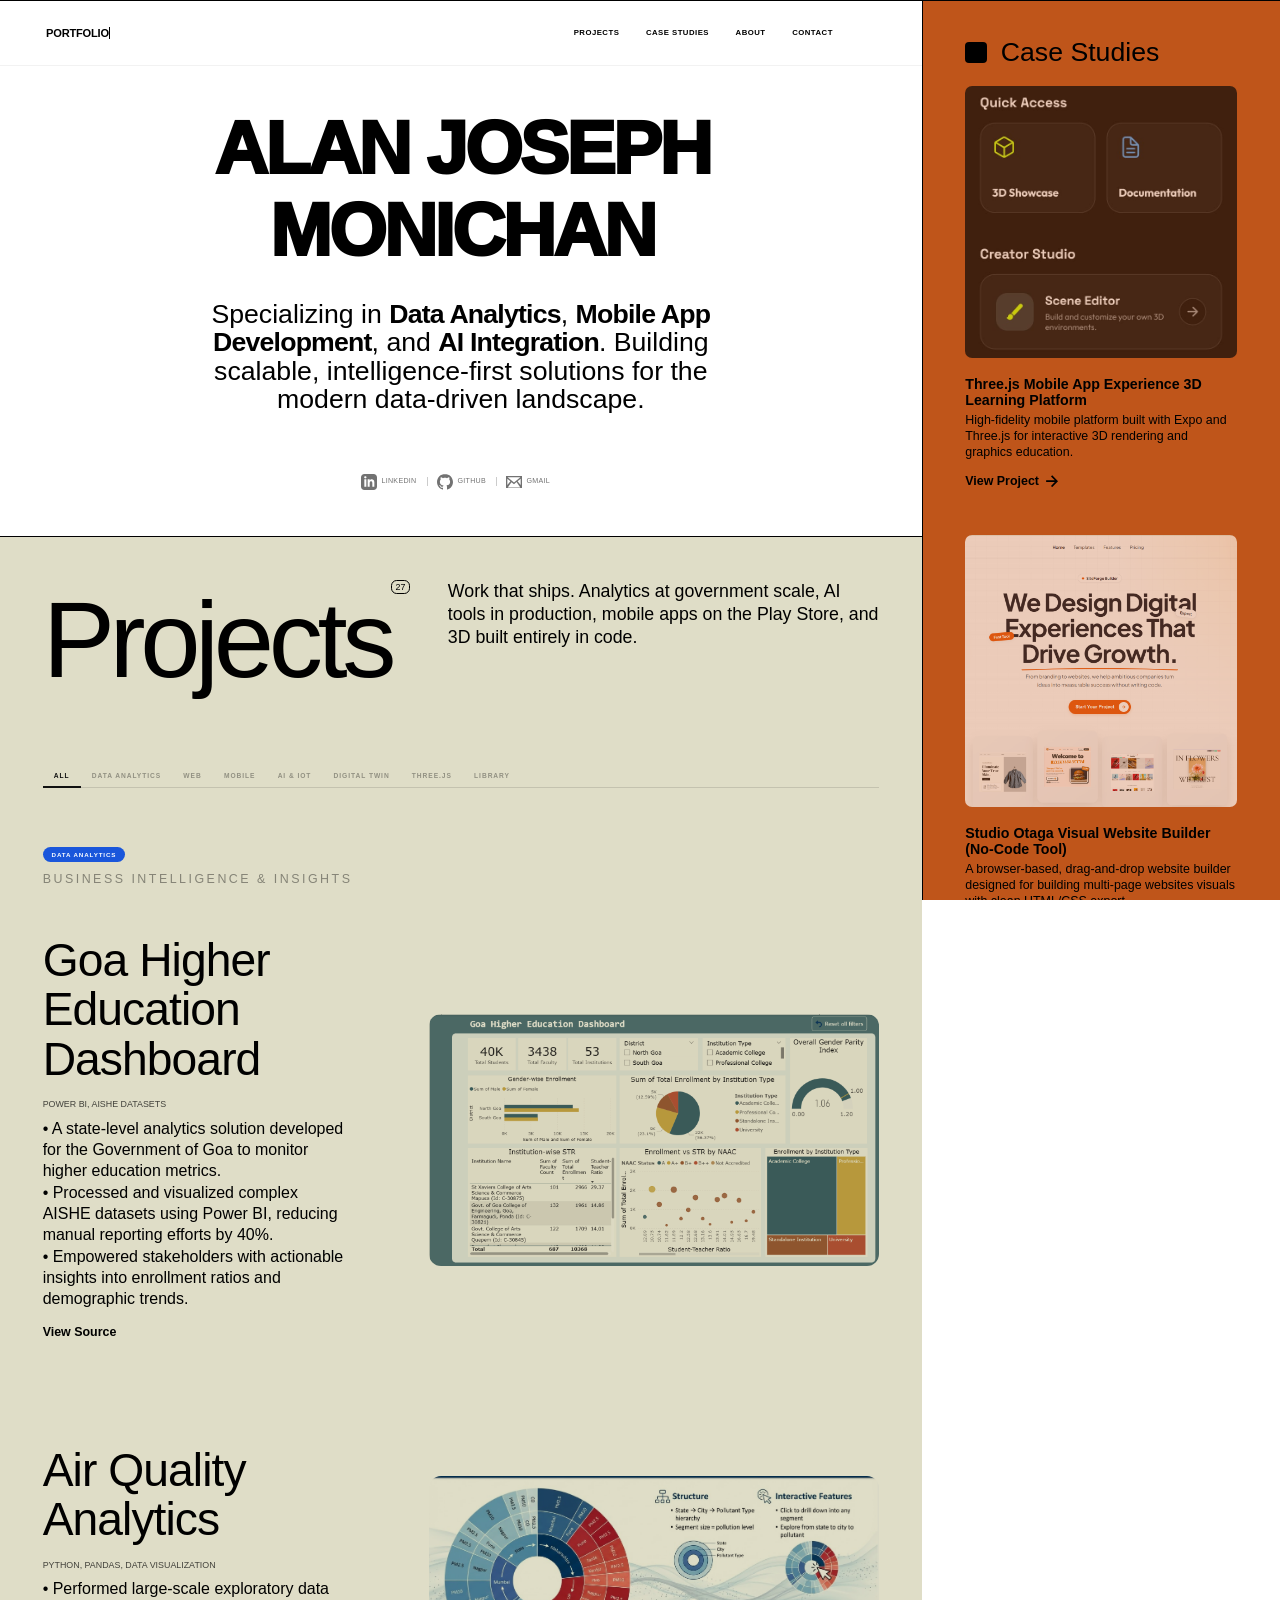
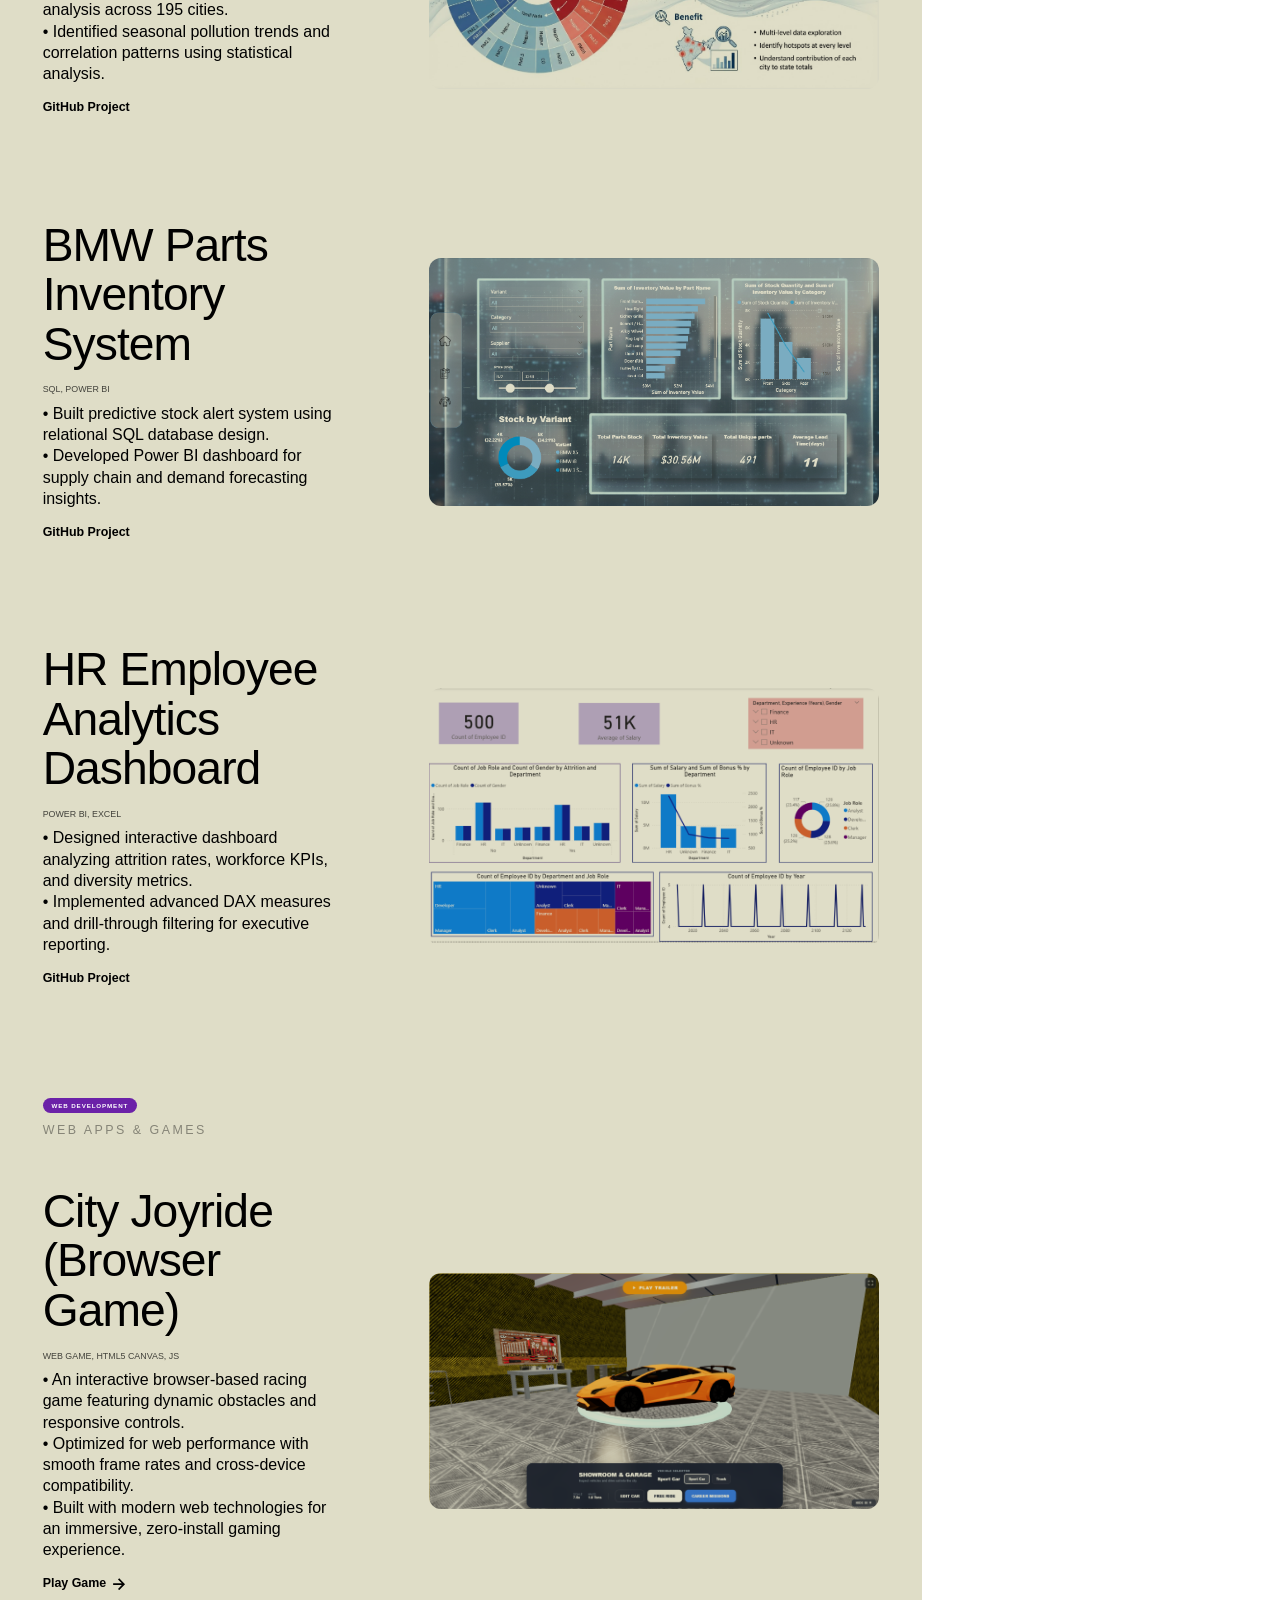
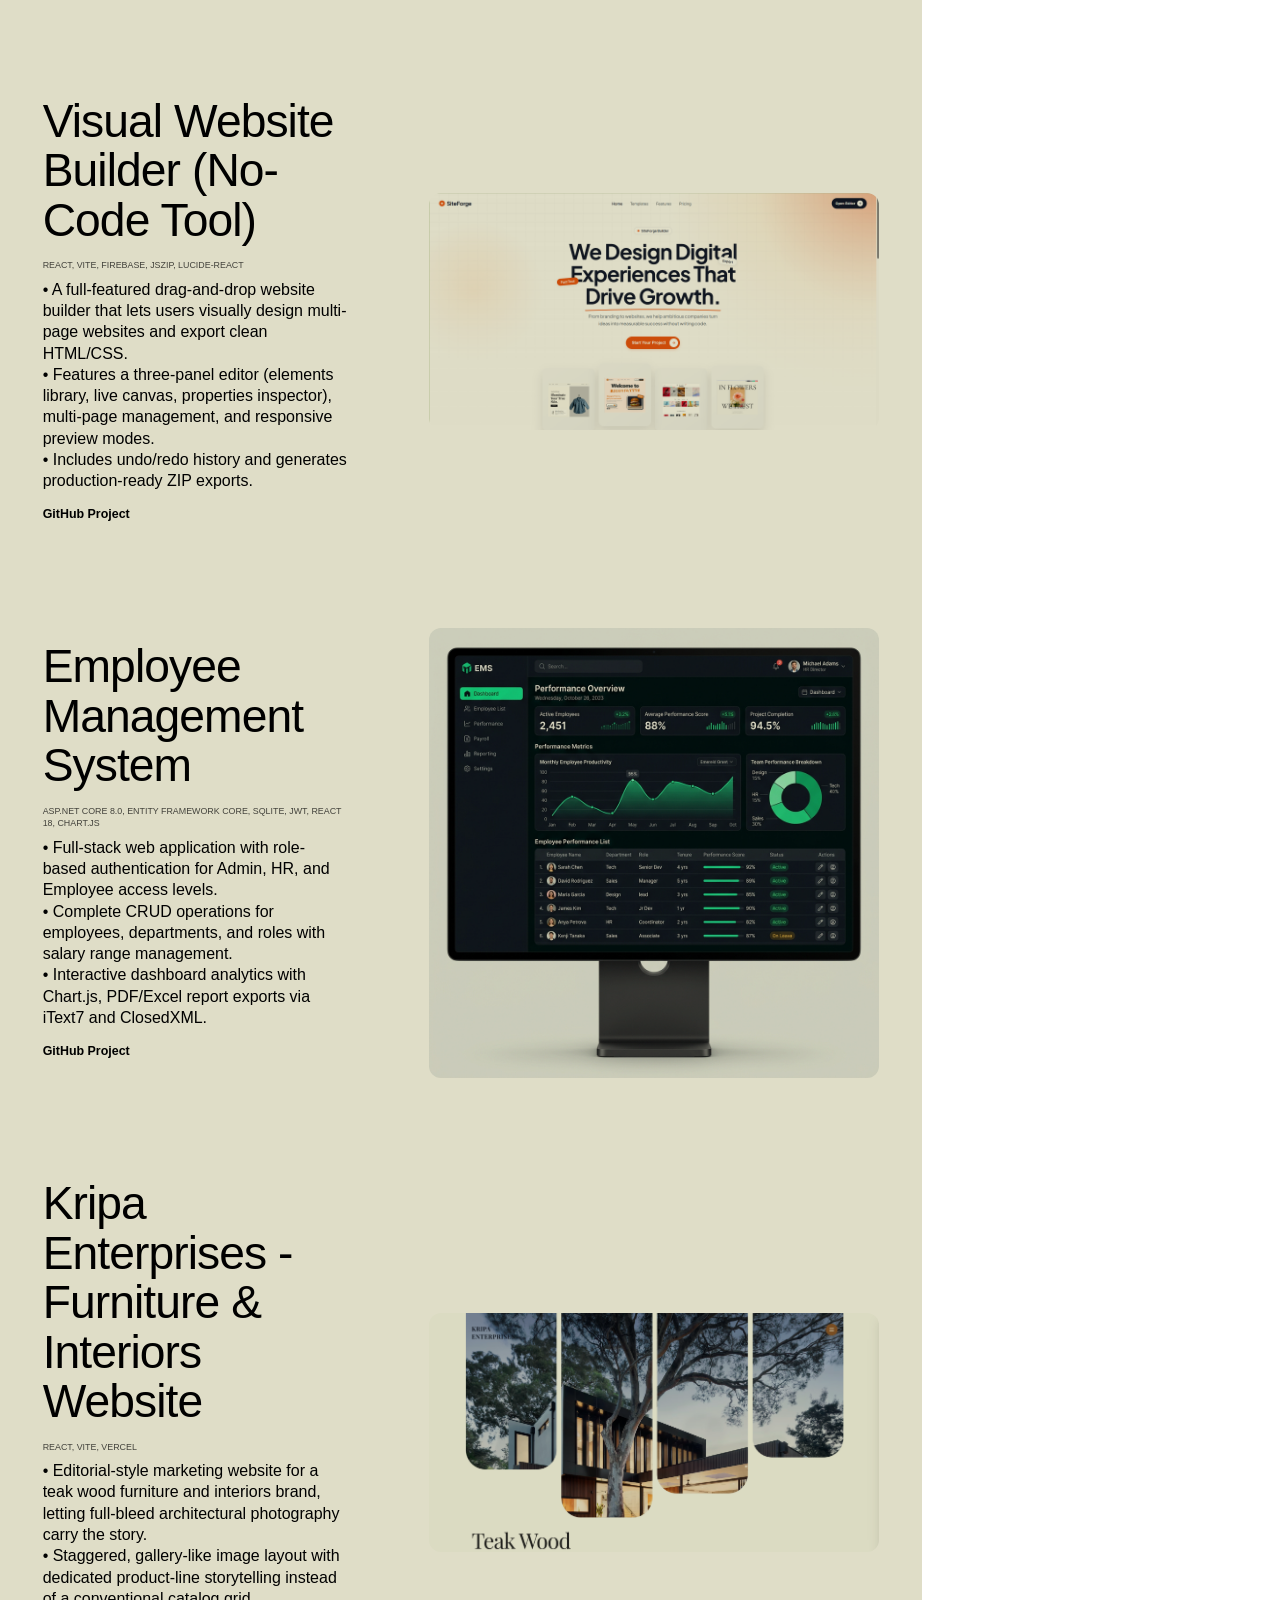
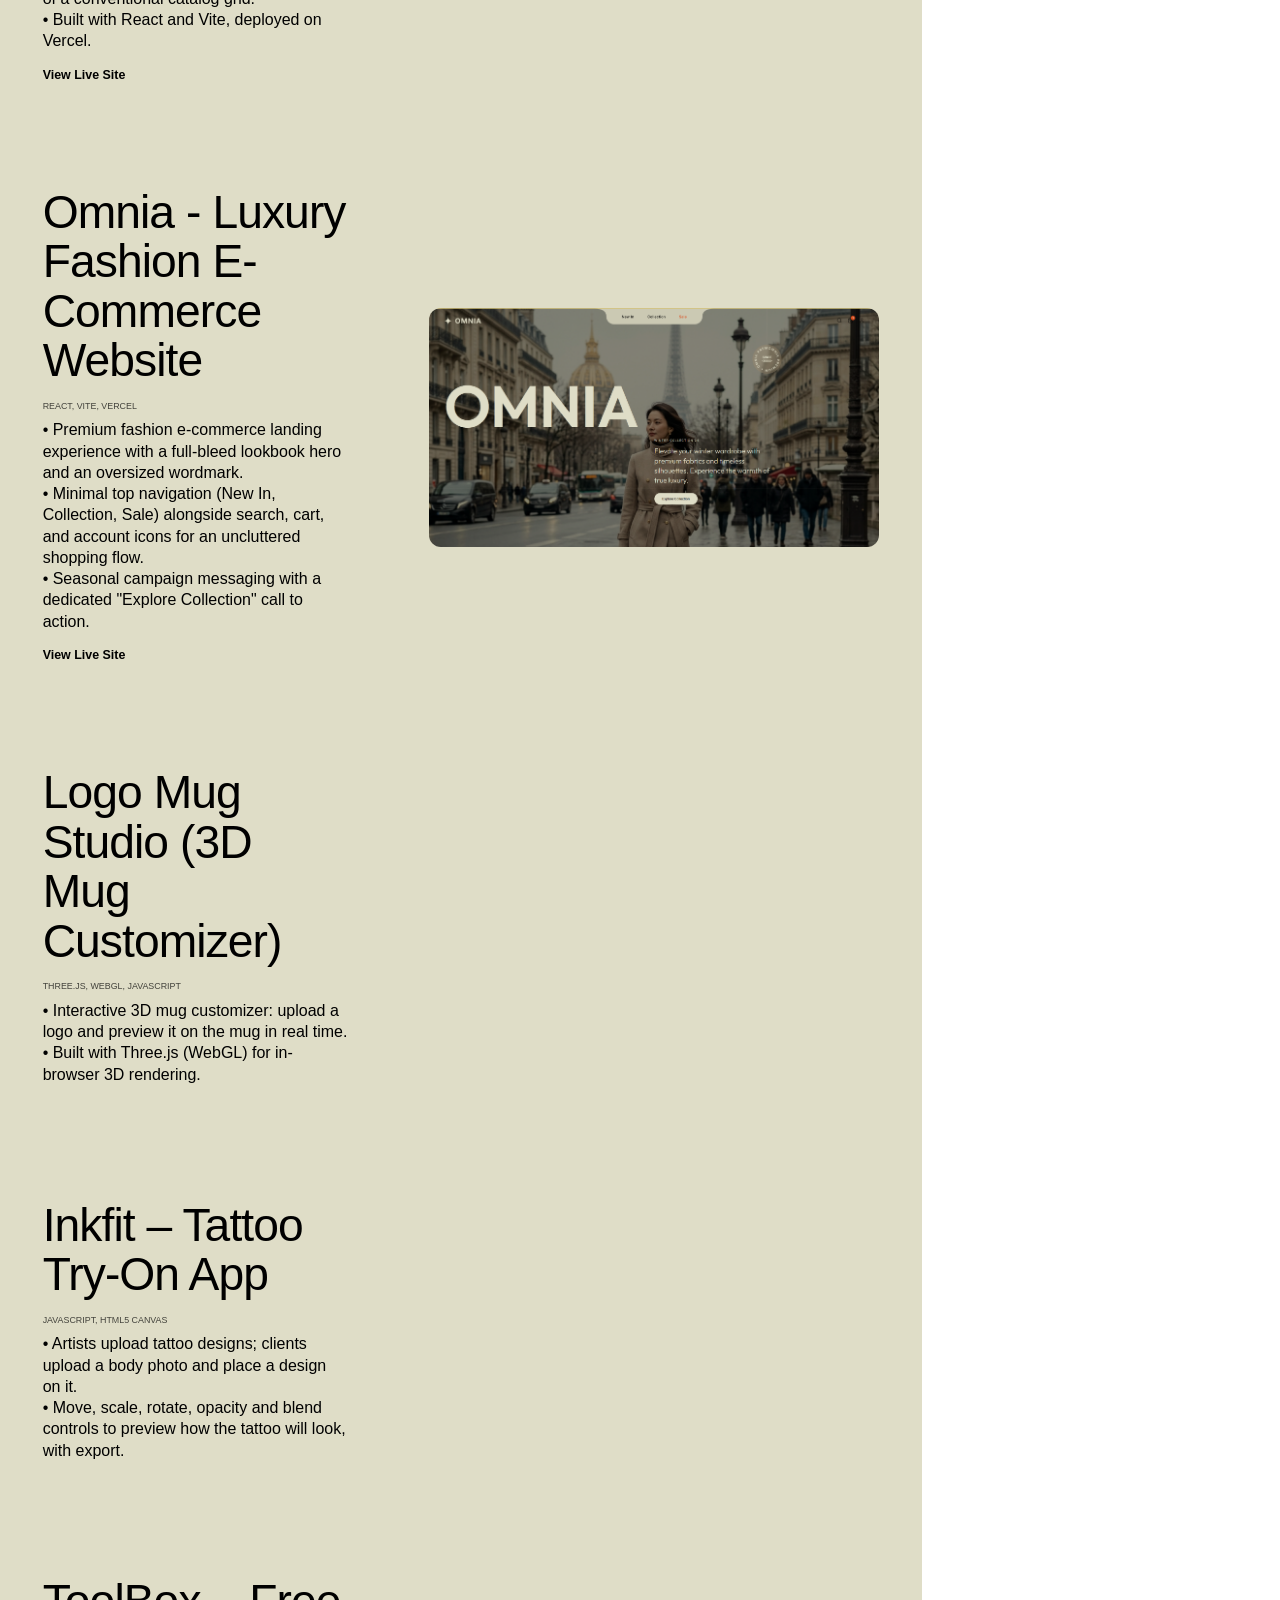
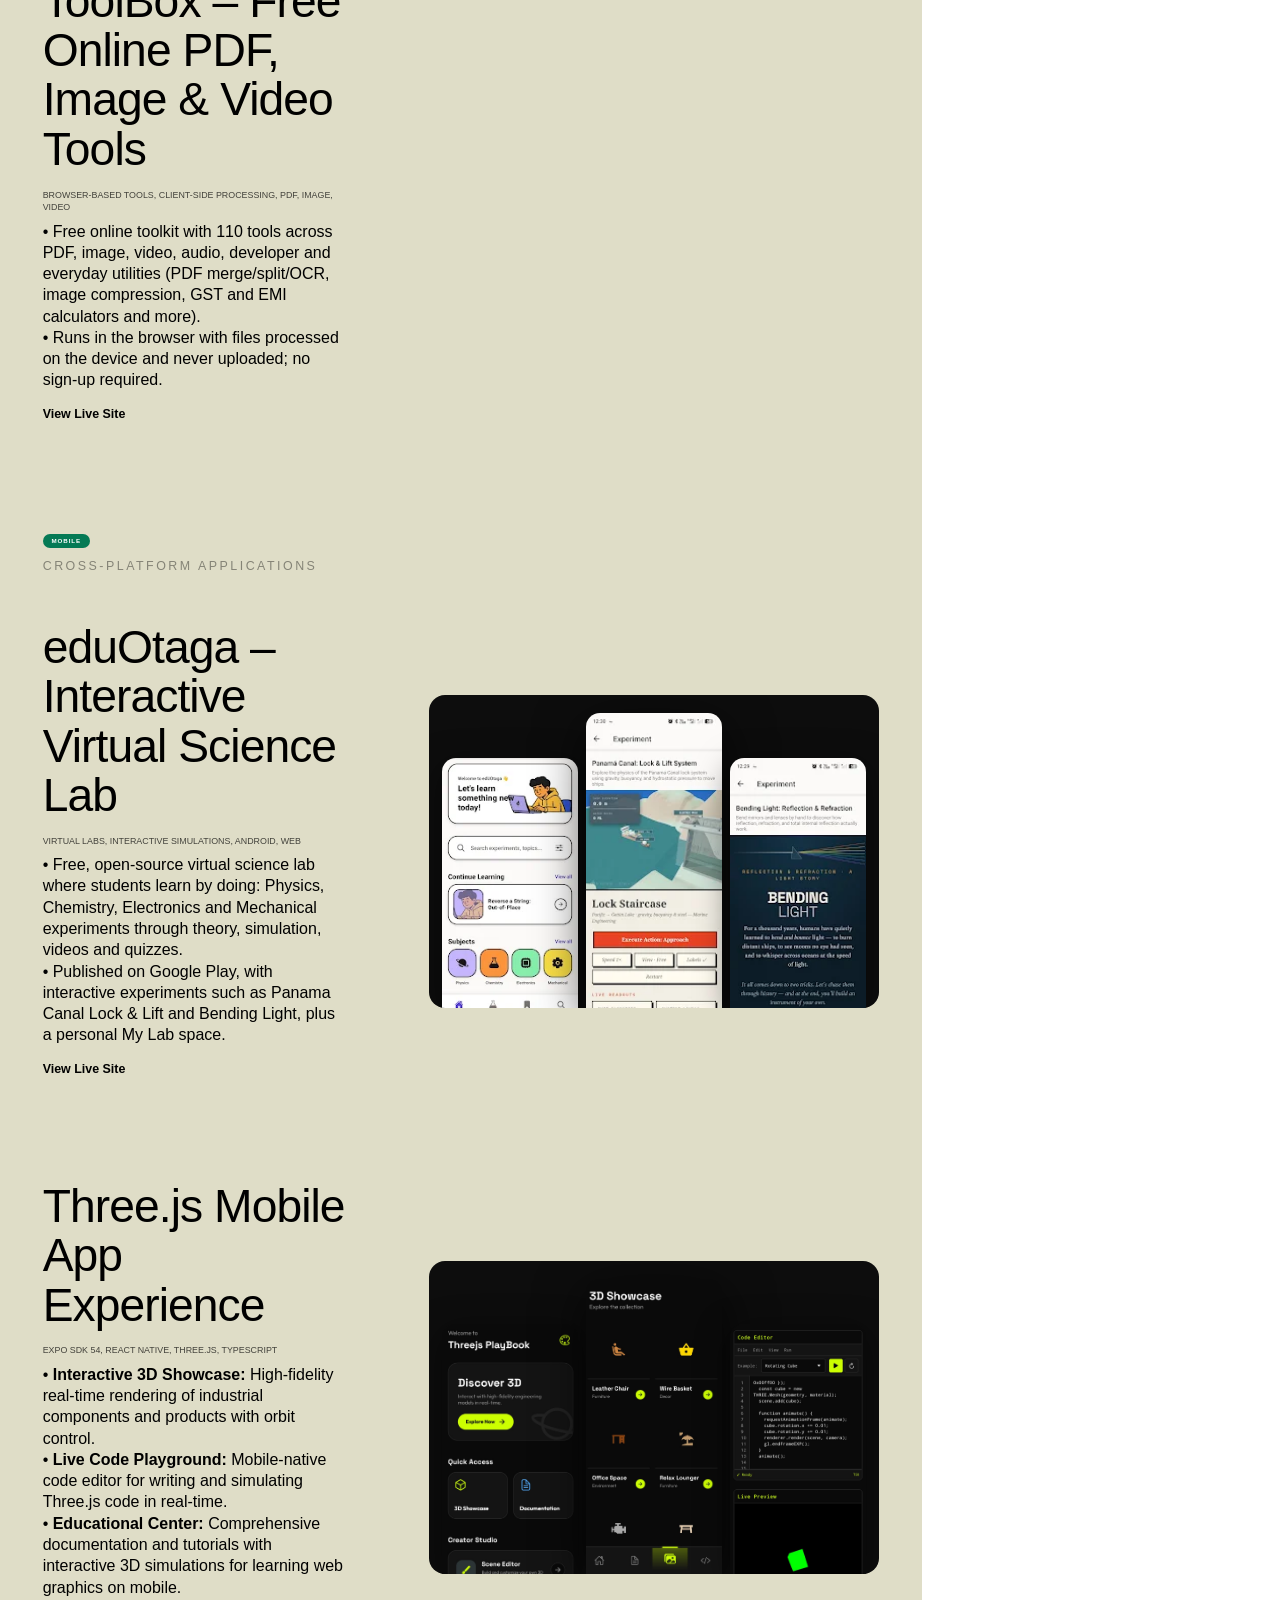
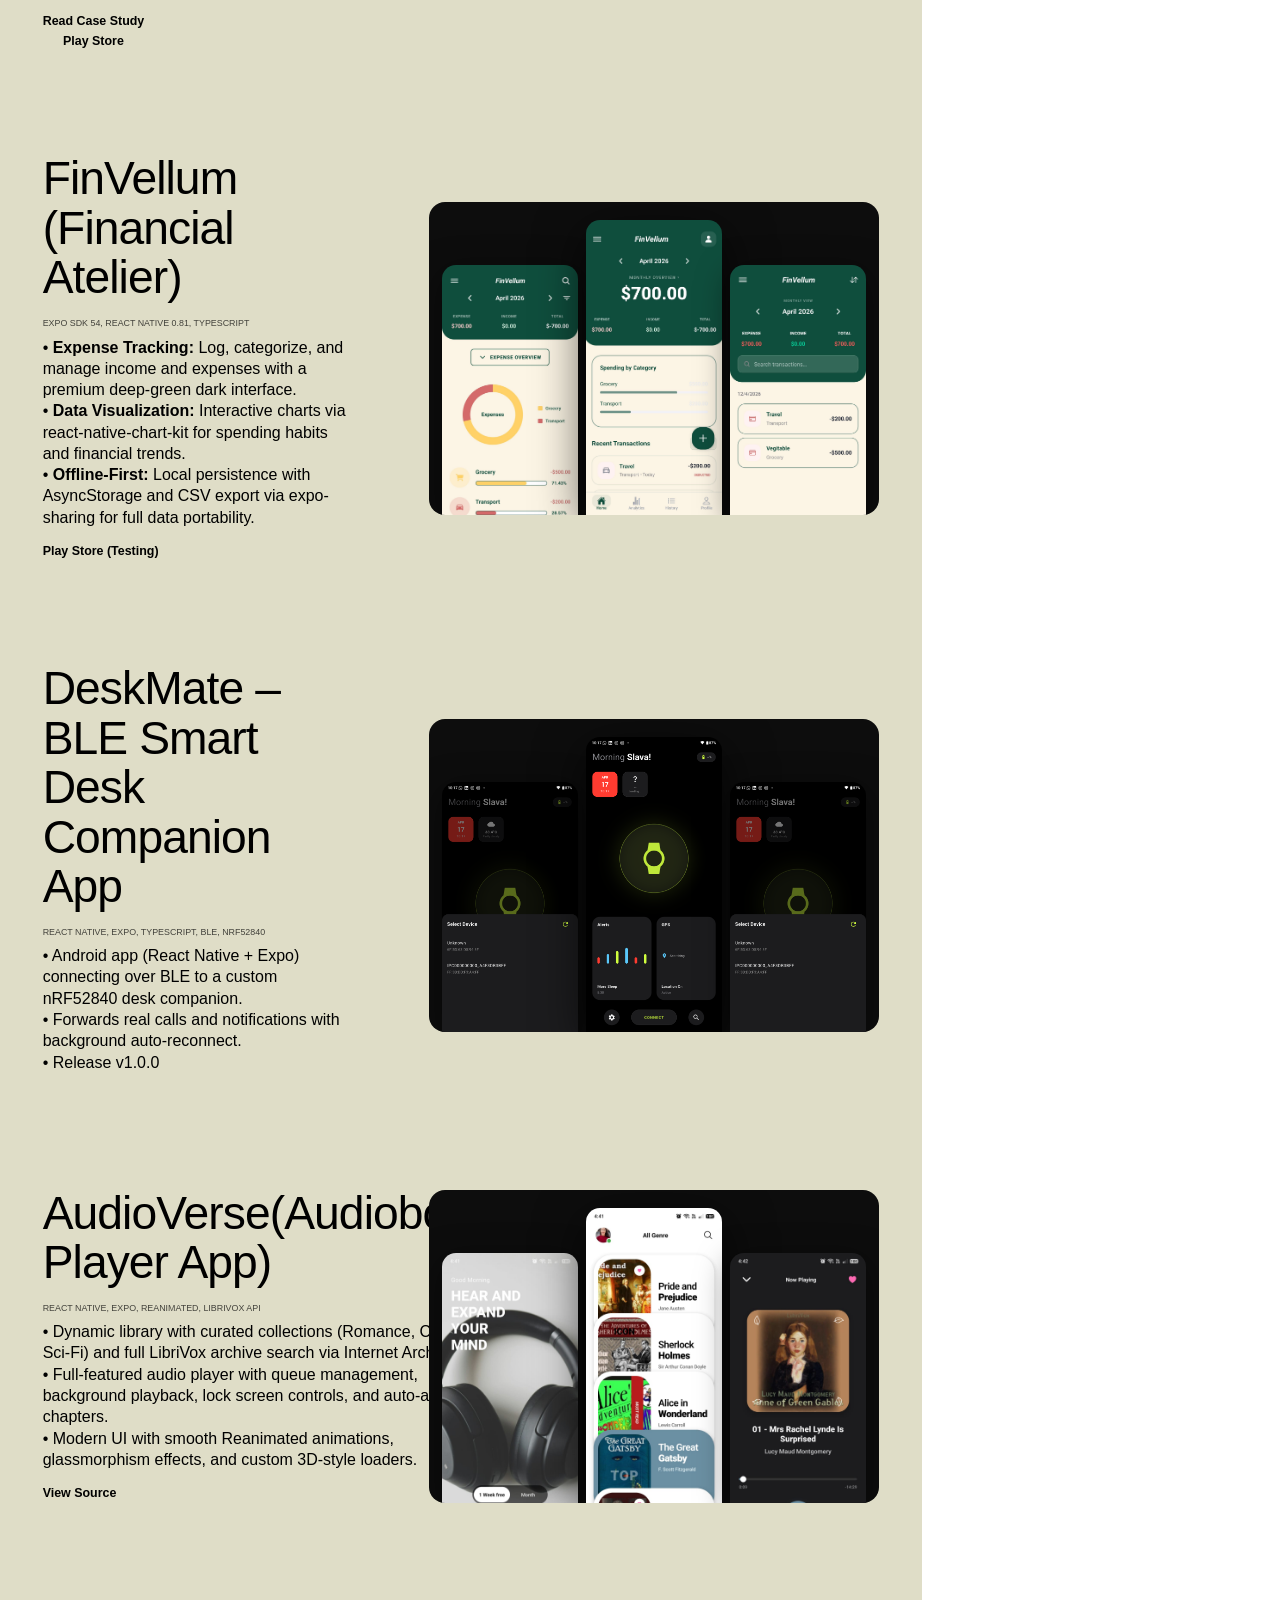
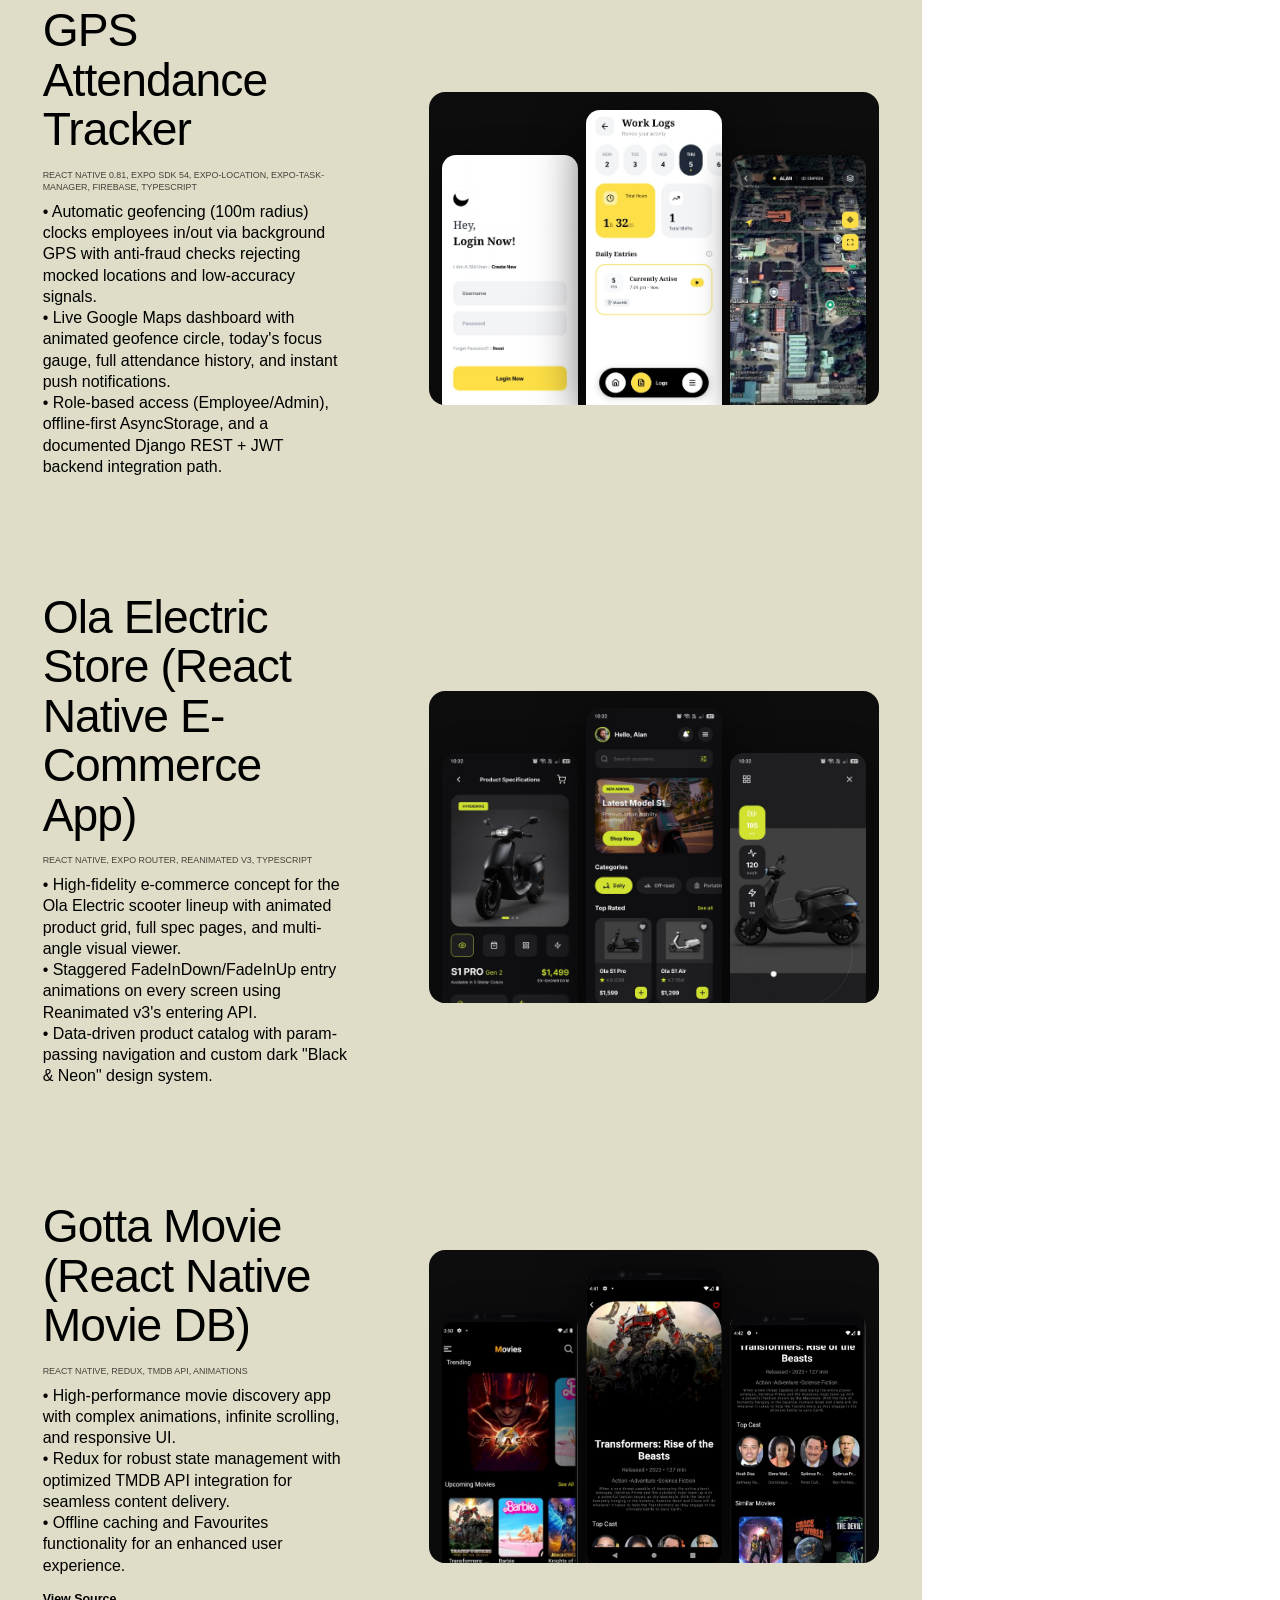
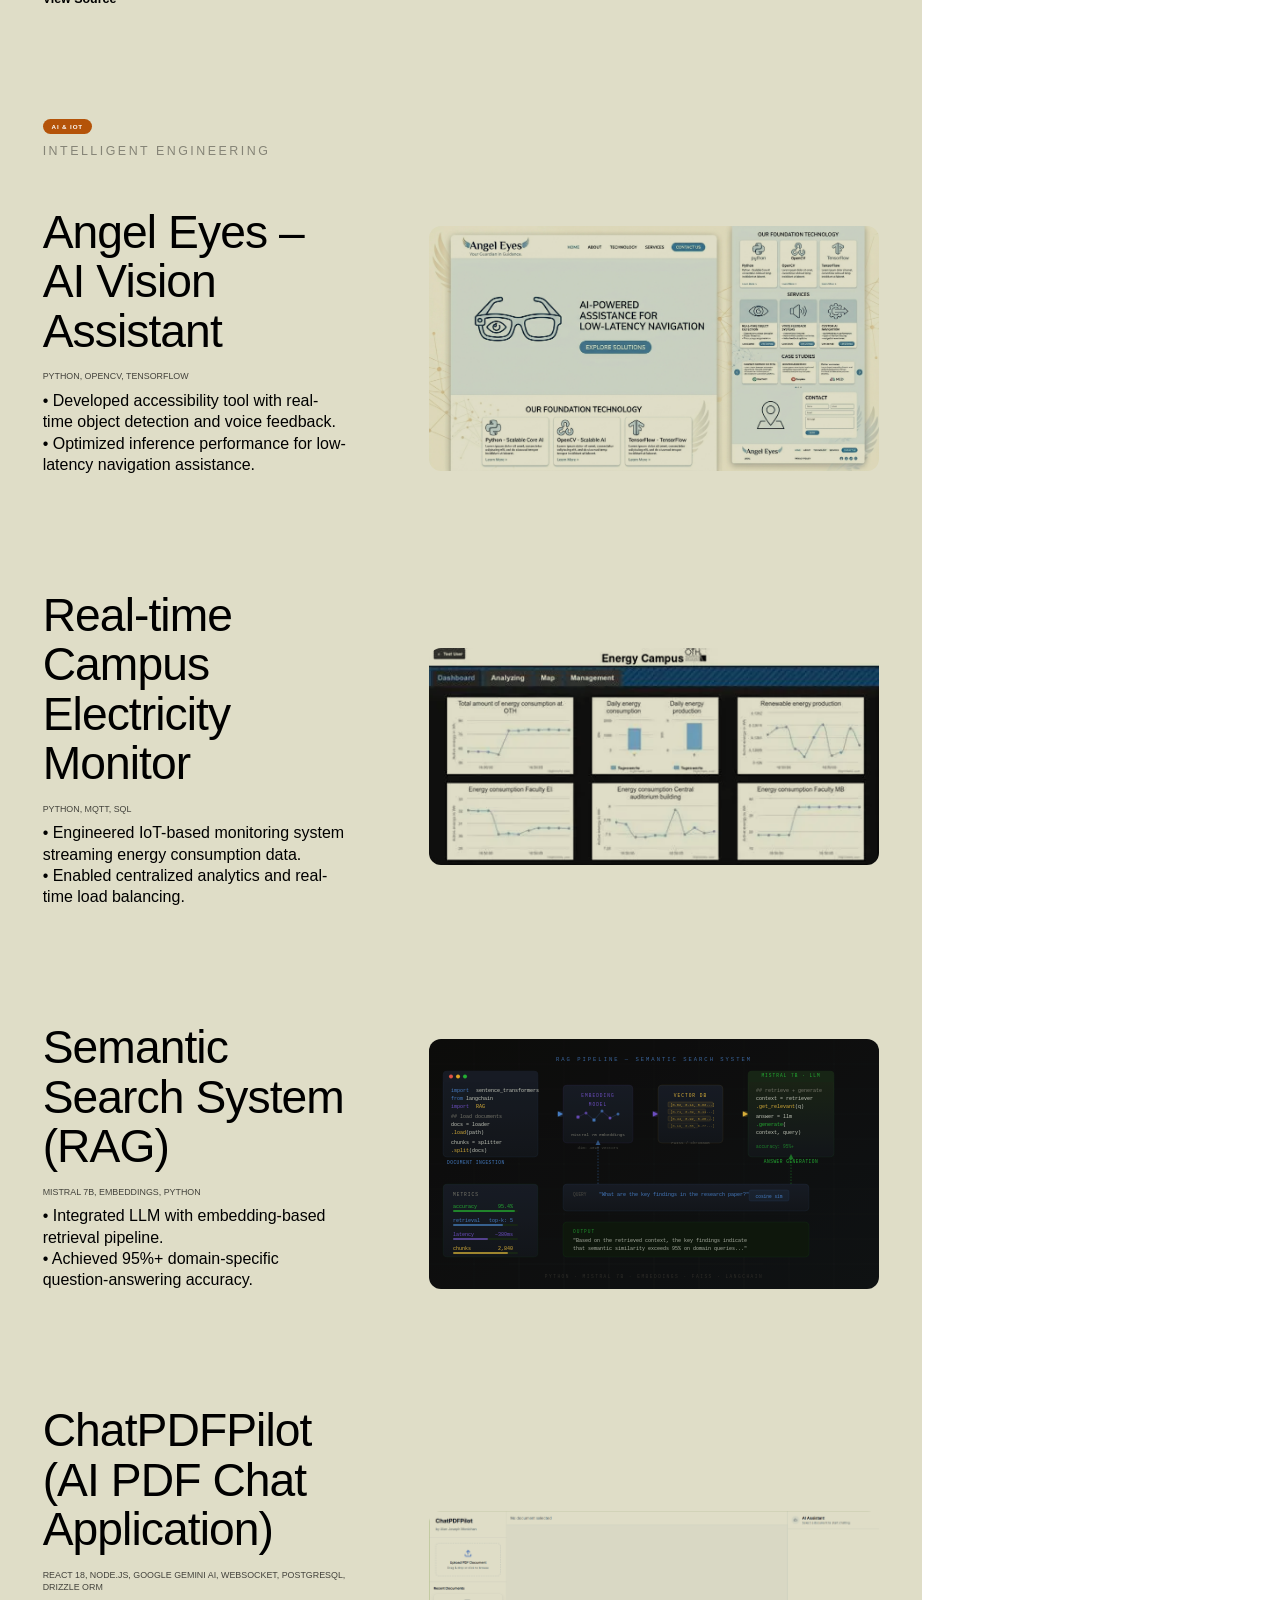
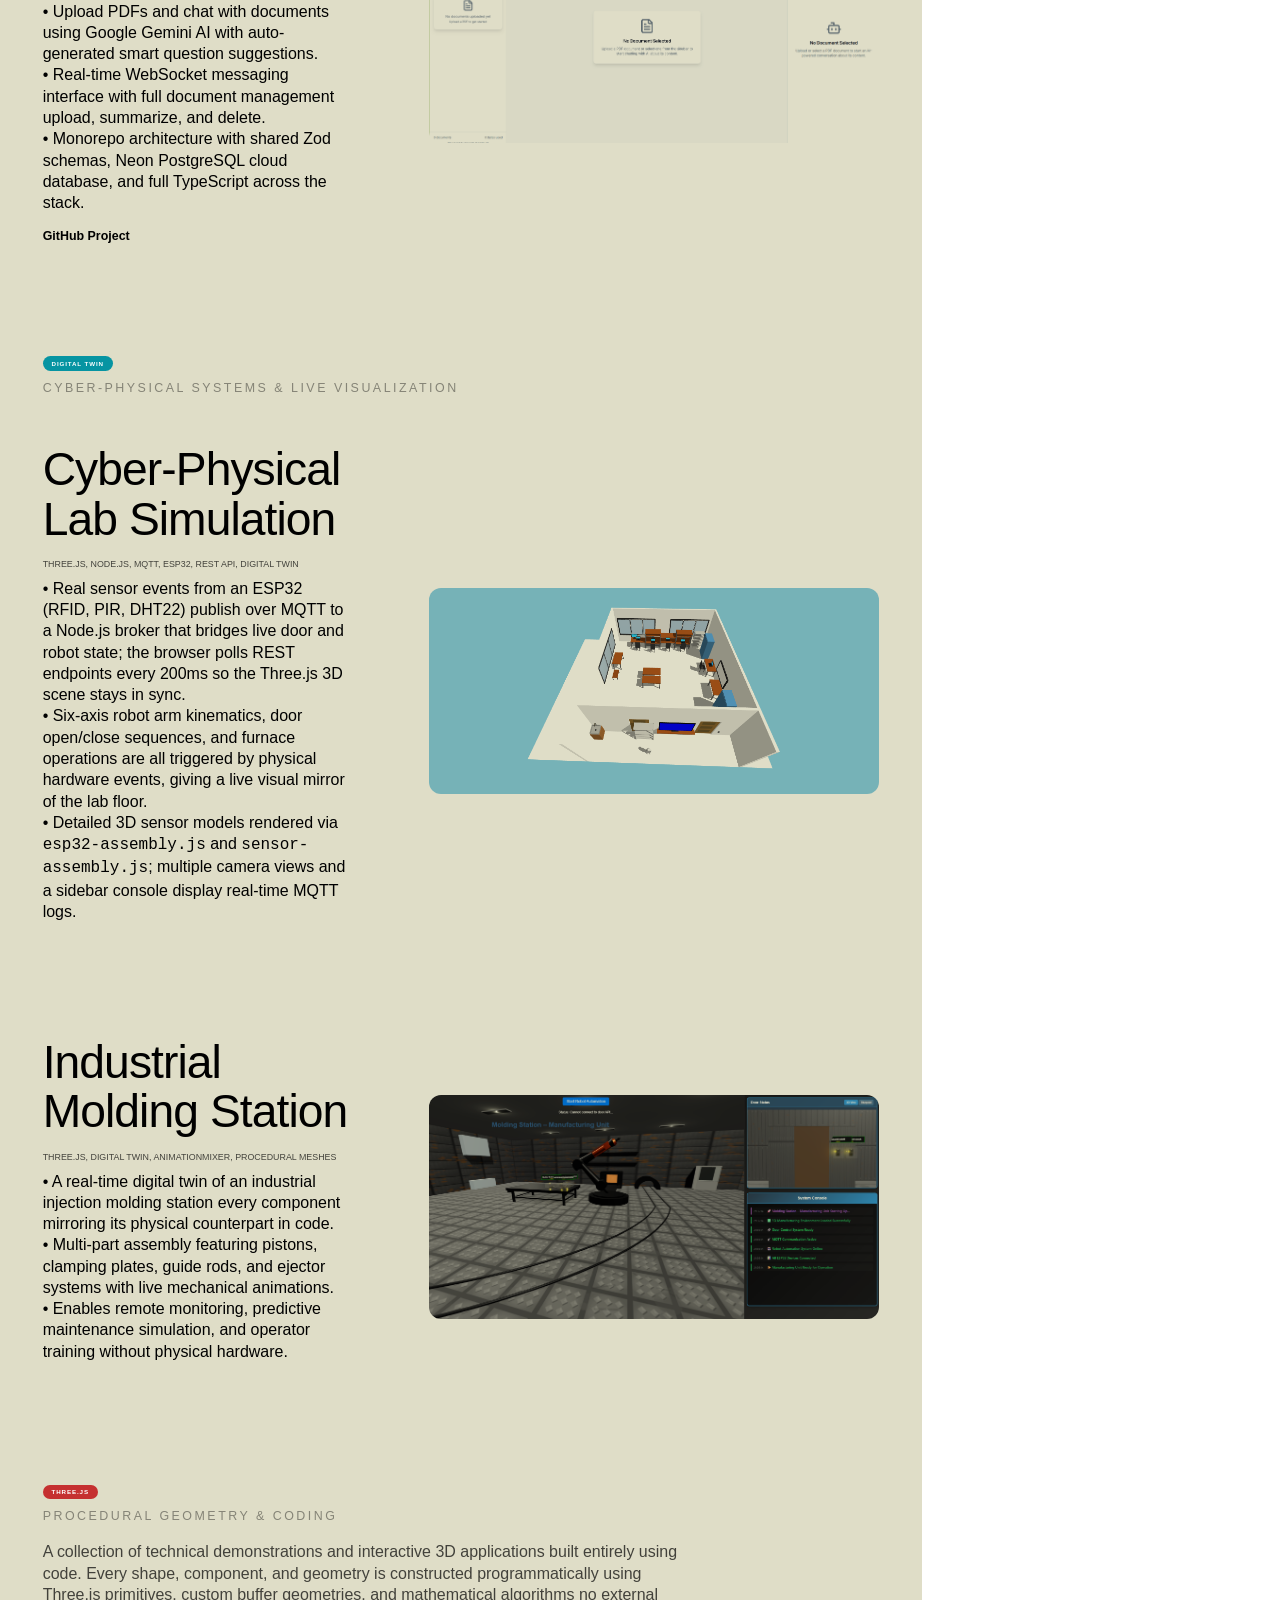
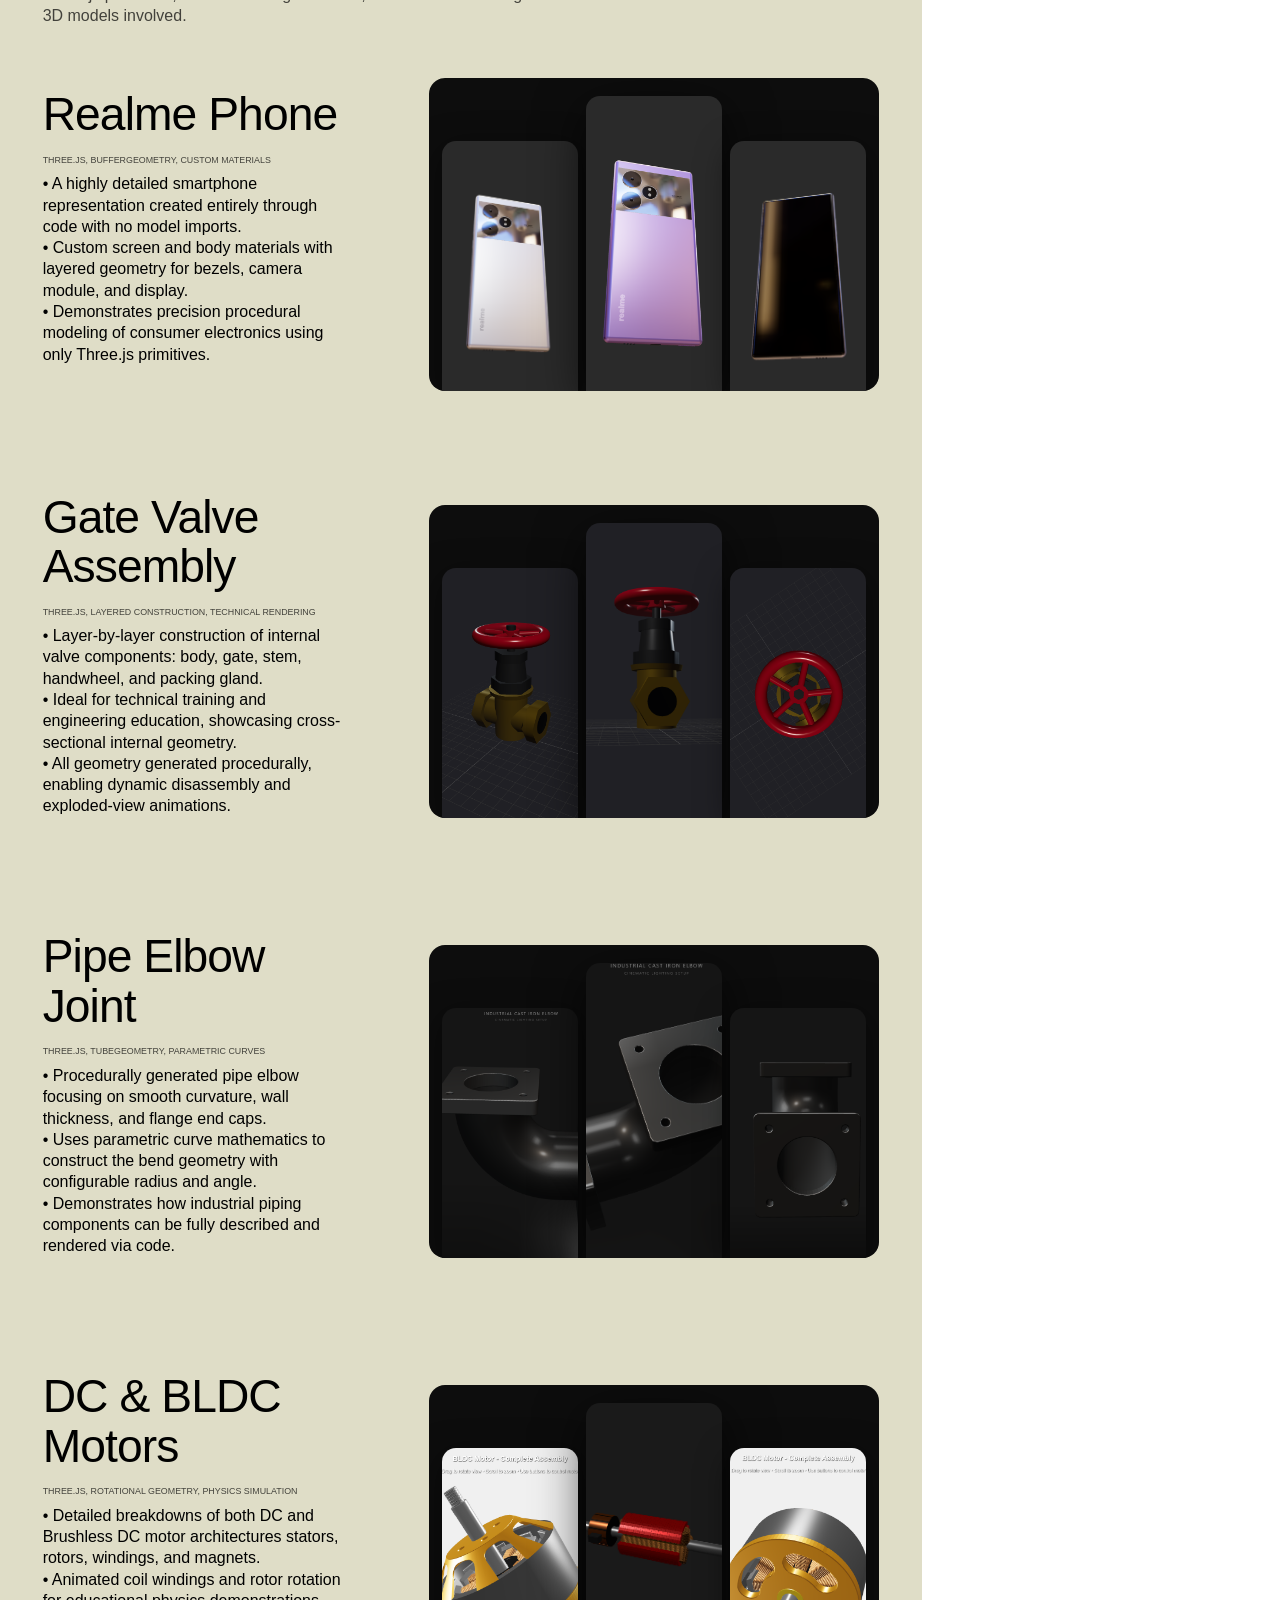
<file: index.html>
<!DOCTYPE html>
<html lang="en">

<head>
    <meta charset="utf-8" />
    <title>Alan Joseph Monichan | Software Developer &amp; Data Analyst</title>
    <meta name="description" content="Portfolio of Alan Joseph Monichan, Software Developer, Data Analyst, and AI & BI Specialist. Full-stack web & mobile apps, LLM/RAG pipelines, and Power BI analytics." />
    <meta name="robots" content="index, follow" />
    <link rel="canonical" href="https://portfolioalan.web.app/" />

    <meta property="og:title" content="Alan Joseph Monichan | Software Developer & Data Analyst" />
    <meta property="og:description" content="Software Developer, Data Analyst, and AI & BI Specialist. Full-stack web & mobile apps, LLM/RAG pipelines, and Power BI analytics." />
    <meta property="og:url" content="https://portfolioalan.web.app/" />
    <meta property="og:site_name" content="Alan Joseph Monichan Portfolio" />
    <meta property="og:image" content="https://portfolioalan.web.app/assets/ajm_logo.png" />
    <meta property="og:type" content="website" />
    <meta name="twitter:card" content="summary_large_image" />
    <meta name="twitter:title" content="Alan Joseph Monichan | Software Developer & Data Analyst" />
    <meta name="twitter:description" content="Software Developer, Data Analyst, and AI & BI Specialist. Full-stack web & mobile apps, LLM/RAG pipelines, and Power BI analytics." />
    <meta name="twitter:image" content="https://portfolioalan.web.app/assets/ajm_logo.png" />
    <meta content="width=device-width, initial-scale=1" name="viewport" />

    <link href="assets/favicon-ajm.png" rel="shortcut icon" type="image/x-icon" />
    <link href="assets/favicon-ajm.png" rel="apple-touch-icon" />
    <script type="application/ld+json">
    {
        "@context": "https://schema.org",
        "@type": "Person",
        "name": "Alan Joseph Monichan",
        "url": "https://portfolioalan.web.app/",
        "jobTitle": "Software Developer & Data Analyst",
        "description": "Software Developer, Data Analyst, and AI & BI Specialist based in Surathkal, India.",
        "image": "https://portfolioalan.web.app/assets/ajm_logo.png",
        "sameAs": []
    }
    </script>
    <link href="./assets/css/webflow.css" rel="stylesheet" type="text/css" />
    <link href="./assets/css/style.css" rel="stylesheet" type="text/css" />
    <link href="./assets/css/home.css" rel="stylesheet" type="text/css" />
    <script type="text/javascript">
        ! function(o, c) {
            var n = c.documentElement,
                t = " w-mod-";
            n.className += t + "js", ("ontouchstart" in o || o.DocumentTouch && c instanceof DocumentTouch) && (n.className += t + "touch")
        }(window, document);
    </script>
    
</head>

<body>
    <div class="page-wrapper">
        <main class="main-wrapper">
            <div class="hp_page-container">
                <nav data-nav-size="small" class="nav_wrapper">
                    <div data-w-id="bab75165-42d9-528d-0a10-03f54767e2a7" data-animation="default" data-collapse="medium" data-duration="0" data-easing="ease" data-easing2="ease" role="banner" class="navbar w-nav">
                        <div class="nav_wrap">
                            <a href="index.html" class="nav_brand w-nav-brand">
                                <div class="text-logo">Portfolio</div>
                            </a>

                            <div class="nav_center-section">
                                
                            </div>

                            <nav role="navigation" class="nav_menu-links w-nav-menu">
                                <a href="index.html#projects" class="menu_link">Projects</a>
                                <a href="src/research.html" class="menu_link">Case Studies</a>
                                <a href="src/about.html" class="menu_link">About</a>
                                <a href="mailto:alanmonichan122@gmail.com" class="menu_link">Contact</a>
                            </nav>

                            <div scroll="toggle" class="nav_button w-nav-button">
                                <div class="nav_button-inner">
                                    <div class="menu_top-line"></div>
                                    <div class="menu_middle-line"></div>
                                    <div class="menu_bottom-line"></div>
                                </div>
                            </div>
                        </div>
                    </div>
                </nav>

                <!-- Custom mobile menu overlay -->
                <div class="mob-nav" id="mobNav">
                    <a href="index.html#projects" class="mob-nav__link">Projects</a>
                    <a href="src/research.html" class="mob-nav__link">Case Studies</a>
                    <a href="src/about.html" class="mob-nav__link">About</a>
                    <a href="mailto:alanmonichan122@gmail.com" class="mob-nav__link">Contact</a>
                </div>

                <section class="section_hp-hero">
                    <div class="padding-block hp_hero">
                        <div class="hp-hero_logo text-logo">Alan Joseph Monichan</div>
                        <div class="hp-hero_bottom">
                            <div class="max-width-medium">
                                <p class="heading-style-h5" style="margin-bottom: 0;">Specializing in <span class="text-span">Data Analytics</span>, <span class="text-span">Mobile App Development</span>, and <span class="text-span">AI Integration</span>. Building scalable, intelligence-first solutions for the modern data-driven landscape.</p>
                            </div>
                            <div class="social-links-container">
                                <a href="https://linkedin.com/in/alan-joseph-monichan" target="_blank" class="social-link-item w-inline-block">
                                    <svg viewBox="0 0 24 24" fill="currentColor"><path d="M19 0h-14c-2.761 0-5 2.239-5 5v14c0 2.761 2.239 5 5 5h14c2.762 0 5-2.239 5-5v-14c0-2.761-2.238-5-5-5zm-11 19h-3v-11h3v11zm-1.5-12.268c-.966 0-1.75-.79-1.75-1.764s.784-1.764 1.75-1.764 1.75.79 1.75 1.764-.783 1.764-1.75 1.764zm13.5 12.268h-3v-5.604c0-3.368-4-3.113-4 0v5.604h-3v-11h3v1.765c1.396-2.586 7-2.777 7 2.476v6.759z"/></svg>
                                    <div>LinkedIn</div>
                                </a>
                                <div class="social-divider"></div>
                                <a href="https://github.com/alanjoseph77" target="_blank" class="social-link-item w-inline-block">
                                    <svg viewBox="0 0 24 24" fill="currentColor"><path d="M12 0c-6.626 0-12 5.373-12 12 0 5.302 3.438 9.8 8.207 11.387.599.111.793-.261.793-.577v-2.234c-3.338.726-4.041-1.416-4.041-1.416-.546-1.387-1.333-1.756-1.333-1.756-1.089-.745.083-.729.083-.729 1.205.084 1.839 1.237 1.839 1.237 1.07 1.834 2.807 1.304 3.492.997.107-.775.418-1.305.762-1.604-2.665-.305-5.467-1.334-5.467-5.931 0-1.311.469-2.381 1.236-3.221-.124-.303-.535-1.524.117-3.176 0 0 1.008-.322 3.301 1.23.957-.266 1.983-.399 3.003-.404 1.02.005 2.047.138 3.006.404 2.291-1.552 3.297-1.23 3.297-1.23.653 1.653.242 2.874.118 3.176.77.84 1.235 1.911 1.235 3.221 0 4.609-2.807 5.624-5.479 5.921.43.372.823 1.102.823 2.222v3.293c0 .319.192.694.801.576 4.765-1.589 8.199-6.086 8.199-11.386 0-6.627-5.373-12-12-12z"/></svg>
                                    <div>GitHub</div>
                                </a>
                                <div class="social-divider"></div>
                                <a href="mailto:alanmonichan122@gmail.com" class="social-link-item w-inline-block">
                                    <svg viewBox="0 0 24 24" fill="currentColor"><path d="M0 3v18h24v-18h-24zm6.623 7.929l-4.623 5.712v-9.458l4.623 3.746zm-4.141-5.929h19.035l-9.517 7.713-9.518-7.713zm5.694 7.188l3.824 3.099 3.83-3.104 5.612 8.165h-18.796l5.53-8.16zm9.208-1.259l4.616-3.731v9.449l-4.616-5.718z"/></svg>
                                    <div>Gmail</div>
                                </a>
                            </div>
                        </div>
                    </div>
                </section>
                <div id="projects" class="is-anchor">
                    <section class="section_hp-projects">
                        <div class="padding-block">
                            <div>                                <div class="hp_projects-head">
                                    <div class="hp_project-head-title-container">
                                        <h5 class="heading-style-h2">Projects</h5>
                                        <div class="hp_projects-counter">
                                            <div class="text-size-mono-tiny">27</div>
                                        </div>
                                    </div>
                                    <div class="hp_project-head-desc-container">
                                        <p class="text-size-large">Work that ships. Analytics at government scale, AI tools in production, mobile apps on the Play Store, and 3D built entirely in code.</p>
                                    </div>
                                </div>
                                <div class="divider-dotted"></div>
                            </div>

                            <!-- CATEGORY FILTER BAR -->
                            <div class="project-filter-bar">
                                <button class="filter-btn is-active" data-filter="all" onclick="filterProjects('all',this)">All</button>
                                <button class="filter-btn" data-filter="data-analytics" onclick="filterProjects('data-analytics',this)">Data Analytics</button>
                                <button class="filter-btn" data-filter="web" onclick="filterProjects('web',this)">Web</button>
                                <button class="filter-btn" data-filter="mobile" onclick="filterProjects('mobile',this)">Mobile</button>
                                <button class="filter-btn" data-filter="ai-iot" onclick="filterProjects('ai-iot',this)">AI &amp; IoT</button>
                                <button class="filter-btn" data-filter="digital-twin" onclick="filterProjects('digital-twin',this)">Digital Twin</button>
                                <button class="filter-btn" data-filter="threejs" onclick="filterProjects('threejs',this)">Three.js</button>
                                <button class="filter-btn" data-filter="library" onclick="filterProjects('library',this)">Library</button>
                            </div>

                            <!-- DATA ANALYTICS SECTION -->
                            <div class="project-category-block" data-category="data-analytics">
                            <div class="margin-top" style="margin-top: 6rem;">
                                <div class="category-tag">Data Analytics</div>
                                <h4 class="text-size-mono-regular text-style-allcaps" style="letter-spacing: 0.2em; opacity: 0.4; margin-top: 1rem;">Business Intelligence & Insights</h4>
                            </div>

                            <div class="hp_project-item-container">
                                <div class="hp_projects-item">
                                    <div class="hp_project-item-bio">
                                        <div class="hp_projects-desc">
                                            <div class="margin-bottom margin-16">
                                                <h5 class="heading-style-h4">Goa Higher Education Dashboard</h5>
                                            </div>
                                            <div class="margin-bottom margin-16">
                                                <p class="text-size-mono-tiny text-style-allcaps" style="opacity: 0.7;">Power BI, AISHE Datasets</p>
                                                <p class="text-size-medium margin-top margin-8">• A state-level analytics solution developed for the Government of Goa to monitor higher education metrics.<br/>• Processed and visualized complex AISHE datasets using Power BI, reducing manual reporting efforts by 40%.<br/>• Empowered stakeholders with actionable insights into enrollment ratios and demographic trends.</p>
                                            </div>
                                            <a href="https://github.com/alanjoseph77/Dashboard-for-NAAC-AISHE" target="_blank" class="button is-link is-icon w-inline-block">
                                                <div class="text-size-small">View Source</div>
                                            </a>
                                        </div>
                                    </div>
                                    <div><img src="images/dataanalytics/goa_hse.png" loading="lazy" alt="Goa Dashboard" class="hp_project-image is-rounded" /></div>
                                </div>
                                <div class="divider-dotted"></div>
                            </div>

                            <div class="hp_project-item-container">
                                <div class="hp_projects-item">
                                    <div class="hp_project-item-bio">
                                        <div class="hp_projects-desc">
                                            <div class="margin-bottom margin-16">
                                                <h5 class="heading-style-h4">Air Quality Analytics</h5>
                                            </div>
                                            <div class="margin-bottom margin-16">
                                                <p class="text-size-mono-tiny text-style-allcaps" style="opacity: 0.7;">Python, Pandas, Data Visualization</p>
                                                <p class="text-size-medium margin-top margin-8">• Performed large-scale exploratory data analysis across 195 cities.<br/>• Identified seasonal pollution trends and correlation patterns using statistical analysis.</p>
                                            </div>
                                            <a href="https://github.com/alanjoseph77" target="_blank" class="button is-link is-icon w-inline-block">
                                                <div class="text-size-small">GitHub Project</div>
                                            </a>
                                        </div>
                                    </div>
                                    <div><img src="images/dataanalytics/airquality.png" loading="lazy" alt="Air Quality" class="hp_project-image is-rounded" /></div>
                                </div>
                                <div class="divider-dotted"></div>
                            </div>

                            <div class="hp_project-item-container">
                                <div class="hp_projects-item">
                                    <div class="hp_project-item-bio">
                                        <div class="hp_projects-desc">
                                            <div class="margin-bottom margin-16">
                                                <h5 class="heading-style-h4">BMW Parts Inventory System</h5>
                                            </div>
                                            <div class="margin-bottom margin-16">
                                                <p class="text-size-mono-tiny text-style-allcaps" style="opacity: 0.7;">SQL, Power BI</p>
                                                <p class="text-size-medium margin-top margin-8">• Built predictive stock alert system using relational SQL database design.<br/>• Developed Power BI dashboard for supply chain and demand forecasting insights.</p>
                                            </div>
                                            <a href="https://github.com/alanjoseph77" target="_blank" class="button is-link is-icon w-inline-block">
                                                <div class="text-size-small">GitHub Project</div>
                                            </a>
                                        </div>
                                    </div>
                                    <div><img src="images/dataanalytics/bmw1.png" loading="lazy" alt="Inventory System" class="hp_project-image is-rounded" /></div>
                                </div>
                                <div class="divider-dotted"></div>
                            </div>

                            <div class="hp_project-item-container">
                                <div class="hp_projects-item">
                                    <div class="hp_project-item-bio">
                                        <div class="hp_projects-desc">
                                            <div class="margin-bottom margin-16">
                                                <h5 class="heading-style-h4">HR Employee Analytics Dashboard</h5>
                                            </div>
                                            <div class="margin-bottom margin-16">
                                                <p class="text-size-mono-tiny text-style-allcaps" style="opacity: 0.7;">Power BI, Excel</p>
                                                <p class="text-size-medium margin-top margin-8">• Designed interactive dashboard analyzing attrition rates, workforce KPIs, and diversity metrics.<br/>• Implemented advanced DAX measures and drill-through filtering for executive reporting.</p>
                                            </div>
                                            <a href="https://github.com/alanjoseph77" target="_blank" class="button is-link is-icon w-inline-block">
                                                <div class="text-size-small">GitHub Project</div>
                                            </a>
                                        </div>
                                    </div>
                                    <div><img src="images/dataanalytics/hr_dashboard.png" loading="lazy" alt="HR Analytics Dashboard" class="hp_project-image is-rounded" /></div>
                                </div>
                                <div class="divider-dotted"></div>
                            </div>

                            </div><!-- /data-analytics -->

                            <!-- WEB DEVELOPMENT SECTION -->
                            <div class="project-category-block" data-category="web">
                            <div class="margin-top" style="margin-top: 6rem;">
                                <div class="category-tag">Web Development</div>
                                <h4 class="text-size-mono-regular text-style-allcaps" style="letter-spacing: 0.2em; opacity: 0.4; margin-top: 1rem;">Web Apps & Games</h4>
                            </div>

                            <div class="hp_project-item-container">
                                <div class="hp_projects-item">
                                    <div class="hp_project-item-bio">
                                        <div class="hp_projects-desc">
                                            <div class="margin-bottom margin-16">
                                                <h5 class="heading-style-h4">City Joyride (Browser Game)</h5>
                                            </div>
                                            <div class="margin-bottom margin-16">
                                                <p class="text-size-mono-tiny text-style-allcaps" style="opacity: 0.7;">Web Game, HTML5 Canvas, JS</p>
                                                <p class="text-size-medium margin-top margin-8">• An interactive browser-based racing game featuring dynamic obstacles and responsive controls.<br/>• Optimized for web performance with smooth frame rates and cross-device compatibility.<br/>• Built with modern web technologies for an immersive, zero-install gaming experience.</p>
                                            </div>
                                            <div class="flex-row gap-16">
                                                <a href="https://city-joyride.web.app/" target="_blank" class="button is-link is-icon w-inline-block">
                                                    <div class="text-size-small">Play Game</div>
                                                    <div class="icon-embed-xxsmall link-arrow w-embed"><svg width="100%" height="100%" viewBox="0 0 14 14" fill="none" xmlns="http://www.w3.org/2000/svg"><path fill-rule="evenodd" clip-rule="evenodd" d="M13.5186 6.85199L6.98997 13.536L5.63004 12.2077L9.9328 7.8025L0.150142 7.8025L0.150142 5.90149L9.9328 5.90149L5.63004 1.49628L6.98997 0.167968L13.5186 6.85199Z" fill="currentColor"/></svg></div>
                                                </a>
                                            </div>
                                        </div>
                                    </div>
                                    <div><img src="images/game/ride.png" loading="lazy" alt="City Joyride Web Game" class="hp_project-image is-rounded" /></div>
                                </div>
                                <div class="divider-dotted"></div>
                            </div>

                            <div class="hp_project-item-container">
                                <div class="hp_projects-item">
                                    <div class="hp_project-item-bio">
                                        <div class="hp_projects-desc">
                                            <div class="margin-bottom margin-16">
                                                <h5 class="heading-style-h4">Visual Website Builder (No-Code Tool)</h5>
                                            </div>
                                            <div class="margin-bottom margin-16">
                                                <p class="text-size-mono-tiny text-style-allcaps" style="opacity: 0.7;">React, Vite, Firebase, JSZip, Lucide-React</p>
                                                <p class="text-size-medium margin-top margin-8">• A full-featured drag-and-drop website builder that lets users visually design multi-page websites and export clean HTML/CSS.<br/>• Features a three-panel editor (elements library, live canvas, properties inspector), multi-page management, and responsive preview modes.<br/>• Includes undo/redo history and generates production-ready ZIP exports.</p>
                                            </div>
                                            <a href="https://github.com/alanjoseph77" target="_blank" class="button is-link is-icon w-inline-block">
                                                <div class="text-size-small">GitHub Project</div>
                                            </a>
                                        </div>
                                    </div>
                                    <div><img src="images/research/siteforge/web1.png" loading="lazy" alt="Visual Website Builder" class="hp_project-image is-rounded" /></div>
                                </div>
                                <div class="divider-dotted"></div>
                            </div>

                            <div class="hp_project-item-container">
                                <div class="hp_projects-item">
                                    <div class="hp_project-item-bio">
                                        <div class="hp_projects-desc">
                                            <div class="margin-bottom margin-16">
                                                <h5 class="heading-style-h4">Employee Management System</h5>
                                            </div>
                                            <div class="margin-bottom margin-16">
                                                <p class="text-size-mono-tiny text-style-allcaps" style="opacity: 0.7;">ASP.NET Core 8.0, Entity Framework Core, SQLite, JWT, React 18, Chart.js</p>
                                                <p class="text-size-medium margin-top margin-8">• Full-stack web application with role-based authentication for Admin, HR, and Employee access levels.<br/>• Complete CRUD operations for employees, departments, and roles with salary range management.<br/>• Interactive dashboard analytics with Chart.js, PDF/Excel report exports via iText7 and ClosedXML.</p>
                                            </div>
                                            <a href="https://github.com/alanjoseph77/employee-management-system" target="_blank" class="button is-link is-icon w-inline-block">
                                                <div class="text-size-small">GitHub Project</div>
                                            </a>
                                        </div>
                                    </div>
                                    <div><img src="images/web/emp_management.png" loading="lazy" alt="Employee Management System" class="hp_project-image is-rounded" /></div>
                                </div>
                                <div class="divider-dotted"></div>
                            </div>

                            <div class="hp_project-item-container">
                                <div class="hp_projects-item">
                                    <div class="hp_project-item-bio">
                                        <div class="hp_projects-desc">
                                            <div class="margin-bottom margin-16">
                                                <h5 class="heading-style-h4">Kripa Enterprises - Furniture &amp; Interiors Website</h5>
                                            </div>
                                            <div class="margin-bottom margin-16">
                                                <p class="text-size-mono-tiny text-style-allcaps" style="opacity: 0.7;">React, Vite, Vercel</p>
                                                <p class="text-size-medium margin-top margin-8">• Editorial-style marketing website for a teak wood furniture and interiors brand, letting full-bleed architectural photography carry the story.<br/>• Staggered, gallery-like image layout with dedicated product-line storytelling instead of a conventional catalog grid.<br/>• Built with React and Vite, deployed on Vercel.</p>
                                            </div>
                                            <a href="https://furniture-shop-website-zeta.vercel.app/" target="_blank" class="button is-link is-icon w-inline-block">
                                                <div class="text-size-small">View Live Site</div>
                                            </a>
                                        </div>
                                    </div>
                                    <div><img src="images/web/furnitureshop.png" loading="lazy" alt="Kripa Enterprises furniture website" class="hp_project-image is-rounded" /></div>
                                </div>
                                <div class="divider-dotted"></div>
                            </div>

                            <div class="hp_project-item-container">
                                <div class="hp_projects-item">
                                    <div class="hp_project-item-bio">
                                        <div class="hp_projects-desc">
                                            <div class="margin-bottom margin-16">
                                                <h5 class="heading-style-h4">Omnia - Luxury Fashion E-Commerce Website</h5>
                                            </div>
                                            <div class="margin-bottom margin-16">
                                                <p class="text-size-mono-tiny text-style-allcaps" style="opacity: 0.7;">React, Vite, Vercel</p>
                                                <p class="text-size-medium margin-top margin-8">• Premium fashion e-commerce landing experience with a full-bleed lookbook hero and an oversized wordmark.<br/>• Minimal top navigation (New In, Collection, Sale) alongside search, cart, and account icons for an uncluttered shopping flow.<br/>• Seasonal campaign messaging with a dedicated "Explore Collection" call to action.</p>
                                            </div>
                                            <a href="https://omnia-premium-fashion-store.vercel.app/" target="_blank" class="button is-link is-icon w-inline-block">
                                                <div class="text-size-small">View Live Site</div>
                                            </a>
                                        </div>
                                    </div>
                                    <div><img src="images/web/omniafashion.png" loading="lazy" alt="Omnia fashion e-commerce website" class="hp_project-image is-rounded" /></div>
                                </div>
                                <div class="divider-dotted"></div>
                            </div>

                            <div class="hp_project-item-container">
                                <div class="hp_projects-item">
                                    <div class="hp_project-item-bio">
                                        <div class="hp_projects-desc">
                                            <div class="margin-bottom margin-16">
                                                <h5 class="heading-style-h4">Logo Mug Studio (3D Mug Customizer)</h5>
                                            </div>
                                            <div class="margin-bottom margin-16">
                                                <p class="text-size-mono-tiny text-style-allcaps" style="opacity: 0.7;">Three.js, WebGL, JavaScript</p>
                                                <p class="text-size-medium margin-top margin-8">• Interactive 3D mug customizer: upload a logo and preview it on the mug in real time.<br/>• Built with Three.js (WebGL) for in-browser 3D rendering.</p>
                                            </div>
                                        </div>
                                    </div>
                                </div>
                                <div class="divider-dotted"></div>
                            </div>

                            <div class="hp_project-item-container">
                                <div class="hp_projects-item">
                                    <div class="hp_project-item-bio">
                                        <div class="hp_projects-desc">
                                            <div class="margin-bottom margin-16">
                                                <h5 class="heading-style-h4">Inkfit – Tattoo Try-On App</h5>
                                            </div>
                                            <div class="margin-bottom margin-16">
                                                <p class="text-size-mono-tiny text-style-allcaps" style="opacity: 0.7;">JavaScript, HTML5 Canvas</p>
                                                <p class="text-size-medium margin-top margin-8">• Artists upload tattoo designs; clients upload a body photo and place a design on it.<br/>• Move, scale, rotate, opacity and blend controls to preview how the tattoo will look, with export.</p>
                                            </div>
                                        </div>
                                    </div>
                                </div>
                                <div class="divider-dotted"></div>
                            </div>

                            <div class="hp_project-item-container">
                                <div class="hp_projects-item">
                                    <div class="hp_project-item-bio">
                                        <div class="hp_projects-desc">
                                            <div class="margin-bottom margin-16">
                                                <h5 class="heading-style-h4">ToolBox – Free Online PDF, Image &amp; Video Tools</h5>
                                            </div>
                                            <div class="margin-bottom margin-16">
                                                <p class="text-size-mono-tiny text-style-allcaps" style="opacity: 0.7;">Browser-Based Tools, Client-Side Processing, PDF, Image, Video</p>
                                                <p class="text-size-medium margin-top margin-8">• Free online toolkit with 110 tools across PDF, image, video, audio, developer and everyday utilities (PDF merge/split/OCR, image compression, GST and EMI calculators and more).<br/>• Runs in the browser with files processed on the device and never uploaded; no sign-up required.</p>
                                            </div>
                                            <a href="https://toolbox.otaga.in/" target="_blank" rel="noopener" class="button is-link is-icon w-inline-block">
                                                <div class="text-size-small">View Live Site</div>
                                            </a>
                                        </div>
                                    </div>
                                </div>
                                <div class="divider-dotted"></div>
                            </div>

                            </div><!-- /web -->

                            <!-- MOBILE APPLICATIONS -->
                            <div class="project-category-block" data-category="mobile">
                            <div class="margin-top" style="margin-top: 6rem;">
                                <div class="category-tag">Mobile</div>
                                <h4 class="text-size-mono-regular text-style-allcaps" style="letter-spacing: 0.2em; opacity: 0.4; margin-top: 1rem;">Cross-Platform Applications</h4>
                            </div>

                            <div class="hp_project-item-container">
                                <div class="hp_projects-item">
                                    <div class="hp_project-item-bio">
                                        <div class="hp_projects-desc">
                                            <div class="margin-bottom margin-16">
                                                <h5 class="heading-style-h4">eduOtaga – Interactive Virtual Science Lab</h5>
                                            </div>
                                            <div class="margin-bottom margin-16">
                                                <p class="text-size-mono-tiny text-style-allcaps" style="opacity: 0.7;">Virtual Labs, Interactive Simulations, Android, Web</p>
                                                <p class="text-size-medium margin-top margin-8">• Free, open-source virtual science lab where students learn by doing: Physics, Chemistry, Electronics and Mechanical experiments through theory, simulation, videos and quizzes.<br/>• Published on Google Play, with interactive experiments such as Panama Canal Lock &amp; Lift and Bending Light, plus a personal My Lab space.</p>
                                            </div>
                                            <a href="https://edu.otaga.in/" target="_blank" rel="noopener" class="button is-link is-icon w-inline-block">
                                                <div class="text-size-small">View Live Site</div>
                                            </a>
                                        </div>
                                    </div>
                                    <div class="phone-showcase is-rounded">
                                        <img src="images/mobileapp/eduotaga/home.png" loading="lazy" alt="eduOtaga home screen" />
                                        <img src="images/mobileapp/eduotaga/panama.png" loading="lazy" alt="eduOtaga Panama Canal experiment" class="phn-center" />
                                        <img src="images/mobileapp/eduotaga/light.png" loading="lazy" alt="eduOtaga Bending Light experiment" />
                                    </div>
                                </div>
                                <div class="divider-dotted"></div>
                            </div>

                            <div class="hp_project-item-container">
                                <div class="hp_projects-item">
                                    <div class="hp_project-item-bio">
                                        <div class="hp_projects-desc">
                                            <div class="margin-bottom margin-16">
                                                <h5 class="heading-style-h4">Three.js Mobile App Experience</h5>
                                            </div>
                                            <div class="margin-bottom margin-16">
                                                <p class="text-size-mono-tiny text-style-allcaps" style="opacity: 0.7;">Expo SDK 54, React Native, Three.js, TypeScript</p>
                                                <p class="text-size-medium margin-top margin-8">• <strong>Interactive 3D Showcase:</strong> High-fidelity real-time rendering of industrial components and products with orbit control.<br/>• <strong>Live Code Playground:</strong> Mobile-native code editor for writing and simulating Three.js code in real-time.<br/>• <strong>Educational Center:</strong> Comprehensive documentation and tutorials with interactive 3D simulations for learning web graphics on mobile.</p>
                                            </div>
                                            <div class="flex-row gap-16">
                                                <a href="src/research.html#playbook" class="button is-link is-icon w-inline-block">
                                                    <div class="text-size-small">Read Case Study</div>
                                                </a>
                                                <a href="https://play.google.com/store/apps/details?id=com.vlabworks.threejsplaybook&pli=1" target="_blank" class="button is-link is-icon w-inline-block">
                                                    <div class="text-size-small">Play Store</div>
                                                </a>
                                            </div>
                                        </div>
                                    </div>
                                    <div class="phone-showcase is-rounded">
                                        <img src="images/mobileapp/playbook/phnsecond.png" loading="lazy" alt="App Home" />
                                        <img src="images/mobileapp/playbook/mob3.png" loading="lazy" alt="3D Showcase" class="phn-center" />
                                        <img src="images/mobileapp/playbook/mob4.png" loading="lazy" alt="Code Editor" />
                                    </div>
                                </div>
                                <div class="divider-dotted"></div>
                            </div>

                            <div class="hp_project-item-container">
                                <div class="hp_projects-item">
                                    <div class="hp_project-item-bio">
                                        <div class="hp_projects-desc">
                                            <div class="margin-bottom margin-16">
                                                <h5 class="heading-style-h4">FinVellum (Financial Atelier)</h5>
                                            </div>
                                            <div class="margin-bottom margin-16">
                                                <p class="text-size-mono-tiny text-style-allcaps" style="opacity: 0.7;">Expo SDK 54, React Native 0.81, TypeScript</p>
                                                <p class="text-size-medium margin-top margin-8">• <strong>Expense Tracking:</strong> Log, categorize, and manage income and expenses with a premium deep-green dark interface.<br/>• <strong>Data Visualization:</strong> Interactive charts via react-native-chart-kit for spending habits and financial trends.<br/>• <strong>Offline-First:</strong> Local persistence with AsyncStorage and CSV export via expo-sharing for full data portability.</p>
                                            </div>
                                            <div class="flex-row gap-16">
                                                <a href="https://play.google.com/store/apps/details?id=com.otaga.finvellum" target="_blank" class="button is-link is-icon w-inline-block">
                                                    <div class="text-size-small">Play Store (Testing)</div>
                                                </a>
                                            </div>
                                        </div>
                                    </div>
                                    <div class="phone-showcase is-rounded">
                                        <img src="images/mobileapp/finance/screenshot2.jpeg" loading="lazy" alt="FinVellum Analytics" />
                                        <img src="images/mobileapp/finance/screenshot1.jpeg" loading="lazy" alt="FinVellum Dashboard" class="phn-center" />
                                        <img src="images/mobileapp/finance/screenshot3.jpeg" loading="lazy" alt="FinVellum History" />
                                    </div>
                                </div>
                                <div class="divider-dotted"></div>
                            </div>

                            <div class="hp_project-item-container">
                                <div class="hp_projects-item">
                                    <div class="hp_project-item-bio">
                                        <div class="hp_projects-desc">
                                            <div class="margin-bottom margin-16">
                                                <h5 class="heading-style-h4">DeskMate – BLE Smart Desk Companion App</h5>
                                            </div>
                                            <div class="margin-bottom margin-16">
                                                <p class="text-size-mono-tiny text-style-allcaps" style="opacity: 0.7;">React Native, Expo, TypeScript, BLE, nRF52840</p>
                                                <p class="text-size-medium margin-top margin-8">• Android app (React Native + Expo) connecting over BLE to a custom nRF52840 desk companion.<br/>• Forwards real calls and notifications with background auto-reconnect.<br/>• <a href="https://github.com/alanjoseph77/STAssistant/releases/tag/v1.0.0" target="_blank" rel="noopener">Release v1.0.0</a></p>
                                            </div>
                                        </div>
                                    </div>
                                    <div class="phone-showcase is-rounded">
                                        <img src="images/mobileapp/watch/watch1.png" loading="lazy" alt="DeskMate app" />
                                        <img src="images/mobileapp/watch/watch.png" loading="lazy" alt="DeskMate detail" class="phn-center" />
                                        <img src="images/mobileapp/watch/watch1.png" loading="lazy" alt="DeskMate BLE" />
                                    </div>
                                </div>
                                <div class="divider-dotted"></div>
                            </div>

                            <div class="hp_project-item-container">
                                <div class="hp_projects-item">
                                    <div class="hp_project-item-bio">
                                        <div class="hp_projects-desc">
                                            <div class="margin-bottom margin-16">
                                                <h5 class="heading-style-h4">AudioVerse(Audiobook Player App)</h5>
                                            </div>
                                            <div class="margin-bottom margin-16">
                                                <p class="text-size-mono-tiny text-style-allcaps" style="opacity: 0.7;">React Native, Expo, Reanimated, LibriVox API</p>
                                                <p class="text-size-medium margin-top margin-8">• Dynamic library with curated collections (Romance, Classic, Sci-Fi) and full LibriVox archive search via Internet Archive.<br/>• Full-featured audio player with queue management, background playback, lock screen controls, and auto-advance chapters.<br/>• Modern UI with smooth Reanimated animations, glassmorphism effects, and custom 3D-style loaders.</p>
                                            </div>
                                            <a href="https://github.com/alanjoseph77/audio-verse" target="_blank" class="button is-link is-icon w-inline-block">
                                                <div class="text-size-small">View Source</div>
                                            </a>
                                        </div>
                                    </div>
                                    <div class="phone-showcase is-rounded">
                                        <img src="images/mobileapp/audiobookap/2.jpeg" loading="lazy" alt="AudioVerse Library" />
                                        <img src="images/mobileapp/audiobookap/3.jpeg" loading="lazy" alt="AudioVerse Player" class="phn-center" />
                                        <img src="images/mobileapp/audiobookap/4.jpeg" loading="lazy" alt="AudioVerse Browse" />
                                    </div>
                                </div>
                                <div class="divider-dotted"></div>
                            </div>

                            <div class="hp_project-item-container">
                                <div class="hp_projects-item">
                                    <div class="hp_project-item-bio">
                                        <div class="hp_projects-desc">
                                            <div class="margin-bottom margin-16">
                                                <h5 class="heading-style-h4">GPS Attendance Tracker</h5>
                                            </div>
                                            <div class="margin-bottom margin-16">
                                                <p class="text-size-mono-tiny text-style-allcaps" style="opacity: 0.7;">React Native 0.81, Expo SDK 54, expo-location, expo-task-manager, Firebase, TypeScript</p>
                                                <p class="text-size-medium margin-top margin-8">• Automatic geofencing (100m radius) clocks employees in/out via background GPS  with anti-fraud checks rejecting mocked locations and low-accuracy signals.<br/>• Live Google Maps dashboard with animated geofence circle, today's focus gauge, full attendance history, and instant push notifications.<br/>• Role-based access (Employee/Admin), offline-first AsyncStorage, and a documented Django REST + JWT backend integration path.</p>
                                            </div>
                                        </div>
                                    </div>
                                    <div class="phone-showcase is-rounded">
                                        <img src="images/mobileapp/trackerapp/tracker1.jpeg" loading="lazy" alt="GPS Tracker Dashboard" />
                                        <img src="images/mobileapp/trackerapp/tracker2.jpeg" loading="lazy" alt="GPS Tracker Map" class="phn-center" />
                                        <img src="images/mobileapp/trackerapp/tracker3.jpeg" loading="lazy" alt="GPS Tracker History" />
                                    </div>
                                </div>
                                <div class="divider-dotted"></div>
                            </div>

                            <div class="hp_project-item-container">
                                <div class="hp_projects-item">
                                    <div class="hp_project-item-bio">
                                        <div class="hp_projects-desc">
                                            <div class="margin-bottom margin-16">
                                                <h5 class="heading-style-h4">Ola Electric Store (React Native E-Commerce App)</h5>
                                            </div>
                                            <div class="margin-bottom margin-16">
                                                <p class="text-size-mono-tiny text-style-allcaps" style="opacity: 0.7;">React Native, Expo Router, Reanimated v3, TypeScript</p>
                                                <p class="text-size-medium margin-top margin-8">• High-fidelity e-commerce concept for the Ola Electric scooter lineup with animated product grid, full spec pages, and multi-angle visual viewer.<br/>• Staggered FadeInDown/FadeInUp entry animations on every screen using Reanimated v3's entering API.<br/>• Data-driven product catalog with param-passing navigation and custom dark "Black &amp; Neon" design system.</p>
                                            </div>
                                        </div>
                                    </div>
                                    <div class="phone-showcase is-rounded">
                                        <img src="images/mobileapp/olaapp/ola1.jpeg" loading="lazy" alt="Ola Store Home" />
                                        <img src="images/mobileapp/olaapp/ola.jpeg" loading="lazy" alt="Ola Product Detail" class="phn-center" />
                                        <img src="images/mobileapp/olaapp/ola2.jpeg" loading="lazy" alt="Ola Spec View" />
                                    </div>
                                </div>
                                <div class="divider-dotted"></div>
                            </div>

                            <div class="hp_project-item-container">
                                <div class="hp_projects-item">
                                    <div class="hp_project-item-bio">
                                        <div class="hp_projects-desc">
                                            <div class="margin-bottom margin-16">
                                                <h5 class="heading-style-h4">Gotta Movie (React Native Movie DB)</h5>
                                            </div>
                                            <div class="margin-bottom margin-16">
                                                <p class="text-size-mono-tiny text-style-allcaps" style="opacity: 0.7;">React Native, Redux, TMDB API, Animations</p>
                                                <p class="text-size-medium margin-top margin-8">• High-performance movie discovery app with complex animations, infinite scrolling, and responsive UI.<br/>• Redux for robust state management with optimized TMDB API integration for seamless content delivery.<br/>• Offline caching and Favourites functionality for an enhanced user experience.</p>
                                            </div>
                                            <a href="https://github.com/alanjoseph77/Gotta-Movie/" target="_blank" class="button is-link is-icon w-inline-block">
                                                <div class="text-size-small">View Source</div>
                                            </a>
                                        </div>
                                    </div>
                                    <div class="phone-showcase is-rounded">
                                        <img src="images/mobileapp/movieapp/m1.png" loading="lazy" alt="Movie DB Home" />
                                        <img src="images/mobileapp/movieapp/m2.png" loading="lazy" alt="Movie DB Detail" class="phn-center" />
                                        <img src="images/mobileapp/movieapp/m3.png" loading="lazy" alt="Movie DB Favourites" />
                                    </div>
                                </div>
                                <div class="divider-dotted"></div>
                            </div>

                            </div><!-- /mobile -->

                            <!-- AI & IOT SECTION -->
                            <div class="project-category-block" data-category="ai-iot">
                            <div class="margin-top" style="margin-top: 6rem;">
                                <div class="category-tag">AI &amp; IoT</div>
                                <h4 class="text-size-mono-regular text-style-allcaps" style="letter-spacing: 0.2em; opacity: 0.4; margin-top: 1rem;">Intelligent Engineering</h4>
                            </div>

                            <div class="hp_project-item-container">
                                <div class="hp_projects-item">
                                    <div class="hp_project-item-bio">
                                        <div class="hp_projects-desc">
                                            <div class="margin-bottom margin-16">
                                                <h5 class="heading-style-h4">Angel Eyes – AI Vision Assistant</h5>
                                            </div>
                                            <div class="margin-bottom margin-16">
                                                <p class="text-size-mono-tiny text-style-allcaps" style="opacity: 0.7;">Python, OpenCV, TensorFlow</p>
                                                <p class="text-size-medium margin-top margin-8">• Developed accessibility tool with real-time object detection and voice feedback.<br/>• Optimized inference performance for low-latency navigation assistance.</p>
                                            </div>
                                        </div>
                                    </div>
                                    <div><img src="images/angeleyes/eyes.png" loading="lazy" alt="AI Vision" class="hp_project-image is-rounded" /></div>
                                </div>
                                <div class="divider-dotted"></div>
                            </div>

                            <div class="hp_project-item-container">
                                <div class="hp_projects-item">
                                    <div class="hp_project-item-bio">
                                        <div class="hp_projects-desc">
                                            <div class="margin-bottom margin-16">
                                                <h5 class="heading-style-h4">Real-time Campus Electricity Monitor</h5>
                                            </div>
                                            <div class="margin-bottom margin-16">
                                                <p class="text-size-mono-tiny text-style-allcaps" style="opacity: 0.7;">Python, MQTT, SQL</p>
                                                <p class="text-size-medium margin-top margin-8">• Engineered IoT-based monitoring system streaming energy consumption data.<br/>• Enabled centralized analytics and real-time load balancing.</p>
                                            </div>
                                        </div>
                                    </div>
                                    <div><img src="images/aiiot/electri.png" loading="lazy" alt="IoT Monitor" class="hp_project-image is-rounded" /></div>
                                </div>
                                <div class="divider-dotted"></div>
                            </div>

                            <div class="hp_project-item-container">
                                <div class="hp_projects-item">
                                    <div class="hp_project-item-bio">
                                        <div class="hp_projects-desc">
                                            <div class="margin-bottom margin-16">
                                                <h5 class="heading-style-h4">Semantic Search System (RAG)</h5>
                                            </div>
                                            <div class="margin-bottom margin-16">
                                                <p class="text-size-mono-tiny text-style-allcaps" style="opacity: 0.7;">Mistral 7B, Embeddings, Python</p>
                                                <p class="text-size-medium margin-top margin-8">• Integrated LLM with embedding-based retrieval pipeline.<br/>• Achieved 95%+ domain-specific question-answering accuracy.</p>
                                            </div>
                                        </div>
                                    </div>
                                    <div><img src="images/aiiot/rag.svg" loading="lazy" alt="Semantic Search" class="hp_project-image is-rounded" /></div>
                                </div>
                                <div class="divider-dotted"></div>
                            </div>

                            <div class="hp_project-item-container">
                                <div class="hp_projects-item">
                                    <div class="hp_project-item-bio">
                                        <div class="hp_projects-desc">
                                            <div class="margin-bottom margin-16">
                                                <h5 class="heading-style-h4">ChatPDFPilot (AI PDF Chat Application)</h5>
                                            </div>
                                            <div class="margin-bottom margin-16">
                                                <p class="text-size-mono-tiny text-style-allcaps" style="opacity: 0.7;">React 18, Node.js, Google Gemini AI, WebSocket, PostgreSQL, Drizzle ORM</p>
                                                <p class="text-size-medium margin-top margin-8">• Upload PDFs and chat with documents using Google Gemini AI with auto-generated smart question suggestions.<br/>• Real-time WebSocket messaging interface with full document management upload, summarize, and delete.<br/>• Monorepo architecture with shared Zod schemas, Neon PostgreSQL cloud database, and full TypeScript across the stack.</p>
                                            </div>
                                            <a href="https://github.com/alanjoseph77/ChatPDFPilot" target="_blank" class="button is-link is-icon w-inline-block">
                                                <div class="text-size-small">GitHub Project</div>
                                            </a>
                                        </div>
                                    </div>
                                    <div><img src="images/aiiot/chatpdf.png" loading="lazy" alt="ChatPDFPilot" class="hp_project-image is-rounded" /></div>
                                </div>
                                <div class="divider-dotted"></div>
                            </div>

                            </div><!-- /ai-iot -->

                            <!-- DIGITAL TWIN SECTION -->
                            <div class="project-category-block" data-category="digital-twin">
                            <div class="margin-top" style="margin-top: 6rem;">
                                <div class="category-tag">Digital Twin</div>
                                <h4 class="text-size-mono-regular text-style-allcaps" style="letter-spacing: 0.2em; opacity: 0.4; margin-top: 1rem;">Cyber-Physical Systems & Live Visualization</h4>
                            </div>

                            <div class="hp_project-item-container">
                                <div class="hp_projects-item">
                                    <div class="hp_project-item-bio">
                                        <div class="hp_projects-desc">
                                            <div class="margin-bottom margin-16">
                                                <h5 class="heading-style-h4">Cyber-Physical Lab Simulation</h5>
                                            </div>
                                            <div class="margin-bottom margin-16">
                                                <p class="text-size-mono-tiny text-style-allcaps" style="opacity: 0.7;">Three.js, Node.js, MQTT, ESP32, REST API, Digital Twin</p>
                                                <p class="text-size-medium margin-top margin-8">• Real sensor events from an ESP32 (RFID, PIR, DHT22) publish over MQTT to a Node.js broker that bridges live door and robot state; the browser polls REST endpoints every 200ms so the Three.js 3D scene stays in sync.<br/>• Six-axis robot arm kinematics, door open/close sequences, and furnace operations are all triggered by physical hardware events, giving a live visual mirror of the lab floor.<br/>• Detailed 3D sensor models rendered via <code>esp32-assembly.js</code> and <code>sensor-assembly.js</code>; multiple camera views and a sidebar console display real-time MQTT logs.</p>
                                            </div>
                                        </div>
                                    </div>
                                    <div><img src="images/three.js/othermodels/office.png" loading="lazy" alt="Cyber-Physical Lab Simulation" class="hp_project-image is-rounded" /></div>
                                </div>
                                <div class="divider-dotted"></div>
                            </div>

                            <div class="hp_project-item-container">
                                <div class="hp_projects-item">
                                    <div class="hp_project-item-bio">
                                        <div class="hp_projects-desc">
                                            <div class="margin-bottom margin-16">
                                                <h5 class="heading-style-h4">Industrial Molding Station</h5>
                                            </div>
                                            <div class="margin-bottom margin-16">
                                                <p class="text-size-mono-tiny text-style-allcaps" style="opacity: 0.7;">Three.js, Digital Twin, AnimationMixer, Procedural Meshes</p>
                                                <p class="text-size-medium margin-top margin-8">• A real-time digital twin of an industrial injection molding station  every component mirroring its physical counterpart in code.<br/>• Multi-part assembly featuring pistons, clamping plates, guide rods, and ejector systems with live mechanical animations.<br/>• Enables remote monitoring, predictive maintenance simulation, and operator training without physical hardware.</p>
                                            </div>
                                        </div>
                                    </div>
                                    <div><img src="images/three.js/moldingstation/1.png" loading="lazy" alt="Molding Station" class="hp_project-image is-rounded" /></div>
                                </div>
                                <div class="divider-dotted"></div>
                            </div>

                            </div><!-- /digital-twin -->

                            <!-- THREE.JS SECTION -->
                            <div class="project-category-block" data-category="threejs">
                            <div class="margin-top" style="margin-top: 6rem;">
                                <div class="category-tag">Three.js</div>
                                <h4 class="text-size-mono-regular text-style-allcaps" style="letter-spacing: 0.2em; opacity: 0.4; margin-top: 1rem;">Procedural Geometry &amp; Coding</h4>
                            </div>
                            <div class="hp_project-item-container" style="margin-top: 2rem;">
                                <p class="text-size-medium" style="opacity: 0.7; max-width: 640px;">A collection of technical demonstrations and interactive 3D applications built entirely using code. Every shape, component, and geometry is constructed programmatically using Three.js primitives, custom buffer geometries, and mathematical algorithms no external 3D models involved.</p>
                            </div>
                            <div class="divider-dotted"></div>

                            <div class="hp_project-item-container">
                                <div class="hp_projects-item">
                                    <div class="hp_project-item-bio">
                                        <div class="hp_projects-desc">
                                            <div class="margin-bottom margin-16">
                                                <h5 class="heading-style-h4">Realme Phone</h5>
                                            </div>
                                            <div class="margin-bottom margin-16">
                                                <p class="text-size-mono-tiny text-style-allcaps" style="opacity: 0.7;">Three.js, BufferGeometry, Custom Materials</p>
                                                <p class="text-size-medium margin-top margin-8">• A highly detailed smartphone representation created entirely through code with no model imports.<br/>• Custom screen and body materials with layered geometry for bezels, camera module, and display.<br/>• Demonstrates precision procedural modeling of consumer electronics using only Three.js primitives.</p>
                                            </div>
                                        </div>
                                    </div>
                                    <div class="phone-showcase is-rounded">
                                        <img src="images/three.js/realmephn/realme1.png" loading="lazy" alt="Realme Phone Front" />
                                        <img src="images/three.js/realmephn/realme2.png" loading="lazy" alt="Realme Phone Angle" class="phn-center" />
                                        <img src="images/three.js/realmephn/realme3.png" loading="lazy" alt="Realme Phone Back" />
                                    </div>
                                </div>
                                <div class="divider-dotted"></div>
                            </div>

                            <div class="hp_project-item-container">
                                <div class="hp_projects-item">
                                    <div class="hp_project-item-bio">
                                        <div class="hp_projects-desc">
                                            <div class="margin-bottom margin-16">
                                                <h5 class="heading-style-h4">Gate Valve Assembly</h5>
                                            </div>
                                            <div class="margin-bottom margin-16">
                                                <p class="text-size-mono-tiny text-style-allcaps" style="opacity: 0.7;">Three.js, Layered Construction, Technical Rendering</p>
                                                <p class="text-size-medium margin-top margin-8">• Layer-by-layer construction of internal valve components: body, gate, stem, handwheel, and packing gland.<br/>• Ideal for technical training and engineering education, showcasing cross-sectional internal geometry.<br/>• All geometry generated procedurally, enabling dynamic disassembly and exploded-view animations.</p>
                                            </div>
                                        </div>
                                    </div>
                                    <div class="phone-showcase is-rounded">
                                        <img src="images/three.js/Gate%20valve/g1.png" loading="lazy" alt="Gate Valve Assembly" />
                                        <img src="images/three.js/Gate%20valve/g2.png" loading="lazy" alt="Gate Valve Section" class="phn-center" />
                                        <img src="images/three.js/Gate%20valve/g3.png" loading="lazy" alt="Gate Valve Detail" />
                                    </div>
                                </div>
                                <div class="divider-dotted"></div>
                            </div>

                            <div class="hp_project-item-container">
                                <div class="hp_projects-item">
                                    <div class="hp_project-item-bio">
                                        <div class="hp_projects-desc">
                                            <div class="margin-bottom margin-16">
                                                <h5 class="heading-style-h4">Pipe Elbow Joint</h5>
                                            </div>
                                            <div class="margin-bottom margin-16">
                                                <p class="text-size-mono-tiny text-style-allcaps" style="opacity: 0.7;">Three.js, TubeGeometry, Parametric Curves</p>
                                                <p class="text-size-medium margin-top margin-8">• Procedurally generated pipe elbow focusing on smooth curvature, wall thickness, and flange end caps.<br/>• Uses parametric curve mathematics to construct the bend geometry with configurable radius and angle.<br/>• Demonstrates how industrial piping components can be fully described and rendered via code.</p>
                                            </div>
                                        </div>
                                    </div>
                                    <div class="phone-showcase is-rounded">
                                        <img src="images/three.js/elbow/el1.png" loading="lazy" alt="Pipe Elbow Joint" />
                                        <img src="images/three.js/elbow/el2.png" loading="lazy" alt="Pipe Elbow Curve" class="phn-center" />
                                        <img src="images/three.js/elbow/el3.png" loading="lazy" alt="Pipe Elbow Flange" />
                                    </div>
                                </div>
                                <div class="divider-dotted"></div>
                            </div>

                            <div class="hp_project-item-container">
                                <div class="hp_projects-item">
                                    <div class="hp_project-item-bio">
                                        <div class="hp_projects-desc">
                                            <div class="margin-bottom margin-16">
                                                <h5 class="heading-style-h4">DC &amp; BLDC Motors</h5>
                                            </div>
                                            <div class="margin-bottom margin-16">
                                                <p class="text-size-mono-tiny text-style-allcaps" style="opacity: 0.7;">Three.js, Rotational Geometry, Physics Simulation</p>
                                                <p class="text-size-medium margin-top margin-8">• Detailed breakdowns of both DC and Brushless DC motor architectures stators, rotors, windings, and magnets.<br/>• Animated coil windings and rotor rotation for educational physics demonstrations.<br/>• Each component (commutator, brush contacts, permanent magnets, bearing housings) is individually constructed in code.</p>
                                            </div>
                                        </div>
                                    </div>
                                    <div class="phone-showcase is-rounded">
                                        
                                        <img src="images/three.js/bldc_motor/bld1.png" loading="lazy" alt="BLDC Motor"  />
                                        <img src="images/three.js/dc_motorsimple/dc1.png" loading="lazy" alt="DC Motor" class="phn-center"/>
                                        <img src="images/three.js/bldc_motor/bld2.png" loading="lazy" alt="BLDC Motor Detail" />
                                    </div>
                                </div>
                                <div class="divider-dotted"></div>
                            </div>

                            <div class="hp_project-item-container">
                                <div class="hp_projects-item">
                                    <div class="hp_project-item-bio">
                                        <div class="hp_projects-desc">
                                            <div class="margin-bottom margin-16">
                                                <h5 class="heading-style-h4">Quadcop Drone</h5>
                                            </div>
                                            <div class="margin-bottom margin-16">
                                                <p class="text-size-mono-tiny text-style-allcaps" style="opacity: 0.7;">Three.js, AnimationMixer, Aerodynamic Geometry</p>
                                                <p class="text-size-medium margin-top margin-8">• Complete quadcopter model with contra-rotating propellers, aerodynamic frame arms, and motor housings.<br/>• Real-time propeller spin animation with individual blade pitch geometry constructed procedurally.<br/>• Frame, landing gear, battery bay, and flight controller enclosure all generated without a single model import.</p>
                                            </div>
                                        </div>
                                    </div>
                                    <div><img src="images/three.js/drone/drone3.png" loading="lazy" alt="Quadcop Drone" class="hp_project-image is-rounded" /></div>
                                </div>
                                <div class="divider-dotted"></div>
                            </div>

                            <div class="hp_project-item-container">
                                <div class="hp_projects-item">
                                    <div class="hp_project-item-bio">
                                        <div class="hp_projects-desc">
                                            <div class="margin-bottom margin-16">
                                                <h5 class="heading-style-h4">Procedural Chair</h5>
                                            </div>
                                            <div class="margin-bottom margin-16">
                                                <p class="text-size-mono-tiny text-style-allcaps" style="opacity: 0.7;">Three.js, Lathe Geometry, Parametric Design</p>
                                                <p class="text-size-medium margin-top margin-8">• Parametrically generated furniture demonstrating complex curved geometries seat cushion, backrest, armrests, and legs.<br/>• Lathe geometry and spline curves produce organic rounded forms normally reserved for modeled assets.<br/>• Showcases how algorithmic design can replicate real-world furniture manufacturing precision.</p>
                                            </div>
                                        </div>
                                    </div>
                                    <div class="phone-showcase is-rounded">
                                        <img src="images/three.js/chair/c1.png" loading="lazy" alt="Procedural Chair Front" />
                                        <img src="images/three.js/chair/c2.png" loading="lazy" alt="Procedural Chair Angle" class="phn-center" />
                                        <img src="images/three.js/chair/c3.png" loading="lazy" alt="Procedural Chair Side" />
                                    </div>
                                </div>
                                <div class="divider-dotted"></div>
                            </div>

                            </div><!-- /threejs -->

                            <!-- LIBRARY SECTION -->
                            <div class="project-category-block" data-category="library">
                            <div class="margin-top" style="margin-top: 6rem;">
                                <div class="category-tag">Library</div>
                                <h4 class="text-size-mono-regular text-style-allcaps" style="letter-spacing: 0.2em; opacity: 0.4; margin-top: 1rem;">Open Source &amp; Tools</h4>
                            </div>

                            <div class="hp_project-item-container">
                                <div class="hp_projects-item">
                                    <div class="hp_project-item-bio">
                                        <div class="hp_projects-desc">
                                            <div class="margin-bottom margin-16">
                                                <h5 class="heading-style-h4">Otaga UI Components</h5>
                                            </div>
                                            <div class="margin-bottom margin-16">
                                                <p class="text-size-mono-tiny text-style-allcaps" style="opacity: 0.7;">React, UI Library, Tailwind CSS</p>
                                                <p class="text-size-medium margin-top margin-8">• A comprehensive UI component library for React applications designed for rapid prototyping and production.<br/>• Available at <a href="https://components.otaga.in" target="_blank" style="text-decoration:underline;">components.otaga.in</a> with full documentation and live previews.<br/>• Built with accessibility and developer experience in mind, providing customizable and reusable blocks.</p>
                                            </div>
                                            <div class="flex-row gap-16">
                                                <a href="src/research.html#otagaui" class="button is-link is-icon w-inline-block">
                                                    <div class="text-size-small">Read Case Study</div>
                                                    <div class="icon-embed-xxsmall link-arrow w-embed"><svg width="100%" height="100%" viewBox="0 0 14 14" fill="none" xmlns="http://www.w3.org/2000/svg"><path fill-rule="evenodd" clip-rule="evenodd" d="M13.5186 6.85199L6.98997 13.536L5.63004 12.2077L9.9328 7.8025L0.150142 7.8025L0.150142 5.90149L9.9328 5.90149L5.63004 1.49628L6.98997 0.167968L13.5186 6.85199Z" fill="currentColor"/></svg></div>
                                                </a>
                                            </div>
                                        </div>
                                    </div>
                                    <div><img src="images/libarary/lib.png" loading="lazy" alt="Otaga UI Components" class="hp_project-image is-rounded" style="object-fit: contain; background: #f9f9f9;" /></div>
                                </div>
                                <div class="divider-dotted"></div>
                            </div>

                            <div class="hp_project-item-container">
                                <div class="hp_projects-item">
                                    <div class="hp_project-item-bio">
                                        <div class="hp_projects-desc">
                                            <div class="margin-bottom margin-16">
                                                <h5 class="heading-style-h4">expo-dynamic-icons</h5>
                                            </div>
                                            <div class="margin-bottom margin-16">
                                                <p class="text-size-mono-tiny text-style-allcaps" style="opacity: 0.7;">Expo, React Native, NPM Package</p>
                                                <p class="text-size-medium margin-top margin-8">• An open-source NPM package that enables changing app icons dynamically at runtime in Expo projects.<br/>• Avoids the need for new app store releases just to update branding or themes.<br/>• Available on <a href="https://www.npmjs.com/package/expo-dynamic-icons" target="_blank" style="text-decoration:underline;">NPM</a>, simplifying native manifest configurations automatically.</p>
                                            </div>
                                            <div class="flex-row gap-16">
                                                <a href="src/research.html#dynamicicons" class="button is-link is-icon w-inline-block">
                                                    <div class="text-size-small">Read Case Study</div>
                                                    <div class="icon-embed-xxsmall link-arrow w-embed"><svg width="100%" height="100%" viewBox="0 0 14 14" fill="none" xmlns="http://www.w3.org/2000/svg"><path fill-rule="evenodd" clip-rule="evenodd" d="M13.5186 6.85199L6.98997 13.536L5.63004 12.2077L9.9328 7.8025L0.150142 7.8025L0.150142 5.90149L9.9328 5.90149L5.63004 1.49628L6.98997 0.167968L13.5186 6.85199Z" fill="currentColor"/></svg></div>
                                                </a>
                                            </div>
                                        </div>
                                    </div>
                                    <div><img src="images/video.gif" loading="lazy" alt="Expo Dynamic Icons" class="hp_project-image is-rounded" style="object-fit: contain; max-height: 400px; background: #eaeaea; padding: 1rem;" /></div>
                                </div>
                                <div class="divider-dotted"></div>
                            </div>

                            </div><!-- /library -->

                        </div>
                    </section>
                </div>
                <div id="w-node-bf212374-79a0-1696-85f3-939fb3b85b56-c8147f69" class="hp_sidebar no-scrollbar">
        <div class="hp_sidebar-heading">
            <div class="research_dot is-home"></div>
            <h2 class="heading-style-h5 is-20-tablet">Case Studies</h2>
        </div>
        <div class="w-dyn-list">
            <div role="list" class="hp_sidebar-items no-scrollbar w-dyn-items">

                <div role="listitem" class="hp_sidebar-item w-dyn-item">
                    <a href="src/research.html#playbook" class="hp_sidebar-image-container is-rounded w-inline-block">
                        <img src="images/mobileapp/playbook/home.png" loading="lazy" alt="Three.js Mobile App" class="hp_sidebar-image"/>
                    </a>
                    <div class="margin-bottom margin-6">
                        <a href="src/research.html#playbook" class="button is-link is-icon w-inline-block">
                            <h5 class="text-size-regular text-weight-semibold">Three.js Mobile App Experience 3D Learning Platform</h5>
                            <div class="hp_sidebar-link-arrow-hack">
                                <div class="icon-embed-xxsmall hide-show-tablet w-embed"><svg width="100%" height="100%" viewBox="0 0 14 14" fill="none" xmlns="http://www.w3.org/2000/svg"><path fill-rule="evenodd" clip-rule="evenodd" d="M13.5186 6.85199L6.98997 13.536L5.63004 12.2077L9.9328 7.8025L0.150142 7.8025L0.150142 5.90149L9.9328 5.90149L5.63004 1.49628L6.98997 0.167968L13.5186 6.85199Z" fill="currentColor"/></svg></div>
                            </div>
                        </a>
                    </div>
                    <div class="hide-tablet">
                        <div class="margin-bottom margin-12">
                            <p class="text-size-small">High-fidelity mobile platform built with Expo and Three.js for interactive 3D rendering and graphics education.</p>
                        </div>
                        <div class="flex-first">
                            <a href="src/research.html#playbook" class="button is-link is-icon w-inline-block">
                                <div class="text-size-small">View Project</div>
                                <div class="icon-embed-xxsmall link-arrow w-embed"><svg width="100%" height="100%" viewBox="0 0 14 14" fill="none" xmlns="http://www.w3.org/2000/svg"><path fill-rule="evenodd" clip-rule="evenodd" d="M13.5186 6.85199L6.98997 13.536L5.63004 12.2077L9.9328 7.8025L0.150142 7.8025L0.150142 5.90149L9.9328 5.90149L5.63004 1.49628L6.98997 0.167968L13.5186 6.85199Z" fill="currentColor"/></svg></div>
                            </a>
                        </div>
                    </div>
                </div>

        <div role="listitem" class="hp_sidebar-item w-dyn-item">
            <a href="src/research.html#otaga" class="hp_sidebar-image-container is-rounded w-inline-block">
                <img src="images/research/siteforge/web1.png" loading="lazy" alt="Studio Otaga" class="hp_sidebar-image"/>
            </a>
            <div class="margin-bottom margin-6">
                <a href="src/research.html#otaga" class="button is-link is-icon w-inline-block">
                    <h5 class="text-size-regular text-weight-semibold">Studio Otaga Visual Website Builder (No-Code Tool)</h5>
                    <div class="hp_sidebar-link-arrow-hack">
                        <div class="icon-embed-xxsmall hide-show-tablet w-embed"><svg width="100%" height="100%" viewBox="0 0 14 14" fill="none" xmlns="http://www.w3.org/2000/svg"><path fill-rule="evenodd" clip-rule="evenodd" d="M13.5186 6.85199L6.98997 13.536L5.63004 12.2077L9.9328 7.8025L0.150142 7.8025L0.150142 5.90149L9.9328 5.90149L5.63004 1.49628L6.98997 0.167968L13.5186 6.85199Z" fill="currentColor"/></svg></div>
                    </div>
                </a>
            </div>
            <div class="hide-tablet">
                <div class="margin-bottom margin-12">
                    <p class="text-size-small">A browser-based, drag-and-drop website builder designed for building multi-page websites visuals with clean HTML/CSS export.</p>
                </div>
                <div class="flex-first">
                    <a href="src/research.html" class="button is-link is-icon w-inline-block">
                        <div class="text-size-small">View Project</div>
                        <div class="icon-embed-xxsmall link-arrow w-embed"><svg width="100%" height="100%" viewBox="0 0 14 14" fill="none" xmlns="http://www.w3.org/2000/svg"><path fill-rule="evenodd" clip-rule="evenodd" d="M13.5186 6.85199L6.98997 13.536L5.63004 12.2077L9.9328 7.8025L0.150142 7.8025L0.150142 5.90149L9.9328 5.90149L5.63004 1.49628L6.98997 0.167968L13.5186 6.85199Z" fill="currentColor"/></svg></div>
                    </a>
                </div>
            </div>
        </div>
        
        <!-- Otaga UI Components -->
        <div role="listitem" class="hp_sidebar-item w-dyn-item">
            <a href="src/research.html#otagaui" class="hp_sidebar-image-container is-rounded w-inline-block">
                <img src="images/libarary/lib.png" loading="lazy" alt="Otaga UI Components" class="hp_sidebar-image" />
            </a>
            <div class="margin-bottom margin-6">
                <a href="src/research.html#otagaui" class="button is-link is-icon w-inline-block">
                    <h5 class="text-size-regular text-weight-semibold">Otaga UI Components: React Component Library</h5>
                    <div class="hp_sidebar-link-arrow-hack">
                        <div class="icon-embed-xxsmall hide-show-tablet w-embed"><svg width="100%" height="100%" viewBox="0 0 14 14" fill="none" xmlns="http://www.w3.org/2000/svg"><path fill-rule="evenodd" clip-rule="evenodd" d="M13.5186 6.85199L6.98997 13.536L5.63004 12.2077L9.9328 7.8025L0.150142 7.8025L0.150142 5.90149L9.9328 5.90149L5.63004 1.49628L6.98997 0.167968L13.5186 6.85199Z" fill="currentColor"/></svg></div>
                    </div>
                </a>
            </div>
            <div class="hide-tablet">
                <div class="margin-bottom margin-12">
                    <p class="text-size-small">A comprehensive React component library focusing on beautiful, accessible, and customizable UI elements for modern web applications.</p>
                </div>
                <div class="flex-first">
                    <a href="src/research.html#otagaui" class="button is-link is-icon w-inline-block">
                        <div class="text-size-small">View Project</div>
                        <div class="icon-embed-xxsmall link-arrow w-embed"><svg width="100%" height="100%" viewBox="0 0 14 14" fill="none" xmlns="http://www.w3.org/2000/svg"><path fill-rule="evenodd" clip-rule="evenodd" d="M13.5186 6.85199L6.98997 13.536L5.63004 12.2077L9.9328 7.8025L0.150142 7.8025L0.150142 5.90149L9.9328 5.90149L5.63004 1.49628L6.98997 0.167968L13.5186 6.85199Z" fill="currentColor"/></svg></div>
                    </a>
                </div>
            </div>
        </div>

        <!-- Expo Dynamic Icons -->
        <div role="listitem" class="hp_sidebar-item w-dyn-item">
            <a href="src/research.html#dynamicicons" class="hp_sidebar-image-container is-rounded w-inline-block">
                <img src="images/video.gif" loading="lazy" alt="Expo Dynamic Icons" class="hp_sidebar-image" style="object-fit: cover;" />
            </a>
            <div class="margin-bottom margin-6">
                <a href="src/research.html#dynamicicons" class="button is-link is-icon w-inline-block">
                    <h5 class="text-size-regular text-weight-semibold">expo-dynamic-icons: Open Source NPM Package</h5>
                    <div class="hp_sidebar-link-arrow-hack">
                        <div class="icon-embed-xxsmall hide-show-tablet w-embed"><svg width="100%" height="100%" viewBox="0 0 14 14" fill="none" xmlns="http://www.w3.org/2000/svg"><path fill-rule="evenodd" clip-rule="evenodd" d="M13.5186 6.85199L6.98997 13.536L5.63004 12.2077L9.9328 7.8025L0.150142 7.8025L0.150142 5.90149L9.9328 5.90149L5.63004 1.49628L6.98997 0.167968L13.5186 6.85199Z" fill="currentColor"/></svg></div>
                    </div>
                </a>
            </div>
            <div class="hide-tablet">
                <div class="margin-bottom margin-12">
                    <p class="text-size-small">An NPM package enabling dynamic app icons in React Native and Expo applications, simplifying the process of updating app branding on the fly.</p>
                </div>
                <div class="flex-first">
                    <a href="src/research.html#dynamicicons" class="button is-link is-icon w-inline-block">
                        <div class="text-size-small">View Project</div>
                        <div class="icon-embed-xxsmall link-arrow w-embed"><svg width="100%" height="100%" viewBox="0 0 14 14" fill="none" xmlns="http://www.w3.org/2000/svg"><path fill-rule="evenodd" clip-rule="evenodd" d="M13.5186 6.85199L6.98997 13.536L5.63004 12.2077L9.9328 7.8025L0.150142 7.8025L0.150142 5.90149L9.9328 5.90149L5.63004 1.49628L6.98997 0.167968L13.5186 6.85199Z" fill="currentColor"/></svg></div>
                    </a>
                </div>
            </div>
        </div>
    </div>
    </div>
    </div>
    </div>
    </main>
    <footer class="section_footer">
        <div class="footer_top">
            <div class="footer_block is-clocks"><div class="time_block"><div class="dot"></div><p class="text-size-mono-regular text-style-allcaps"><span class="js-time-newyork">--:-- --</span> IST<br/>Surathkal, India</p></div></div>
            <div class="footer_block is-menu"><a href="index.html" aria-current="page" class="footer_link w--current">Projects</a>
                <div class="w-dyn-list">
                    <div role="list" class="w-dyn-items">
                        <div role="listitem" class="w-dyn-item"><a href="src/research.html" class="footer_link">Case Studies</a></div>
                    </div>
                </div><a href="src/about.html" class="footer_link">About</a><a href="mailto:alanmonichan122@gmail.com" class="footer_link">Contact</a></div>
        </div>
        <div class="footer_bottom">
            <div class="footer_block is-logo"><a href="index.html" aria-current="page" class="w-inline-block w--current"><div class="footer_logo text-logo">PORTFOLIO</div></a></div>
            <div class="footer_block is-corner">
                <div>© 2026 Alan Joseph Monichan. All Rights Reserved.</div>
            </div>
        </div>
    </footer>
    <div data-w-id="3699b645-96a7-e638-84f7-71fdcf655280" class="logo-tracker">
        <div class="logo-tracker-empty"></div>
    </div>
    </div>
    <script src="assets/js/jquery.min.js" type="text/javascript"></script>
    <script src="assets/js/wf-chunk1.js" type="text/javascript"></script>
    <script src="assets/js/wf-chunk2.js" type="text/javascript"></script>
    <script src="assets/js/wf-chunk3.js" type="text/javascript"></script>
    <script src="assets/js/wf-main.js" type="text/javascript"></script>
    <script src="assets/js/script.js"></script>
    <script src="assets/js/home.js"></script>
    <script>
    function filterProjects(filter, btn) {
        document.querySelectorAll('.filter-btn').forEach(function(b) {
            b.classList.remove('is-active');
        });
        btn.classList.add('is-active');
        document.querySelectorAll('.project-category-block').forEach(function(block) {
            if (filter === 'all' || block.dataset.category === filter) {
                block.style.display = '';
            } else {
                block.style.display = 'none';
            }
        });
    }
    </script>
</body>

</html>
</file>
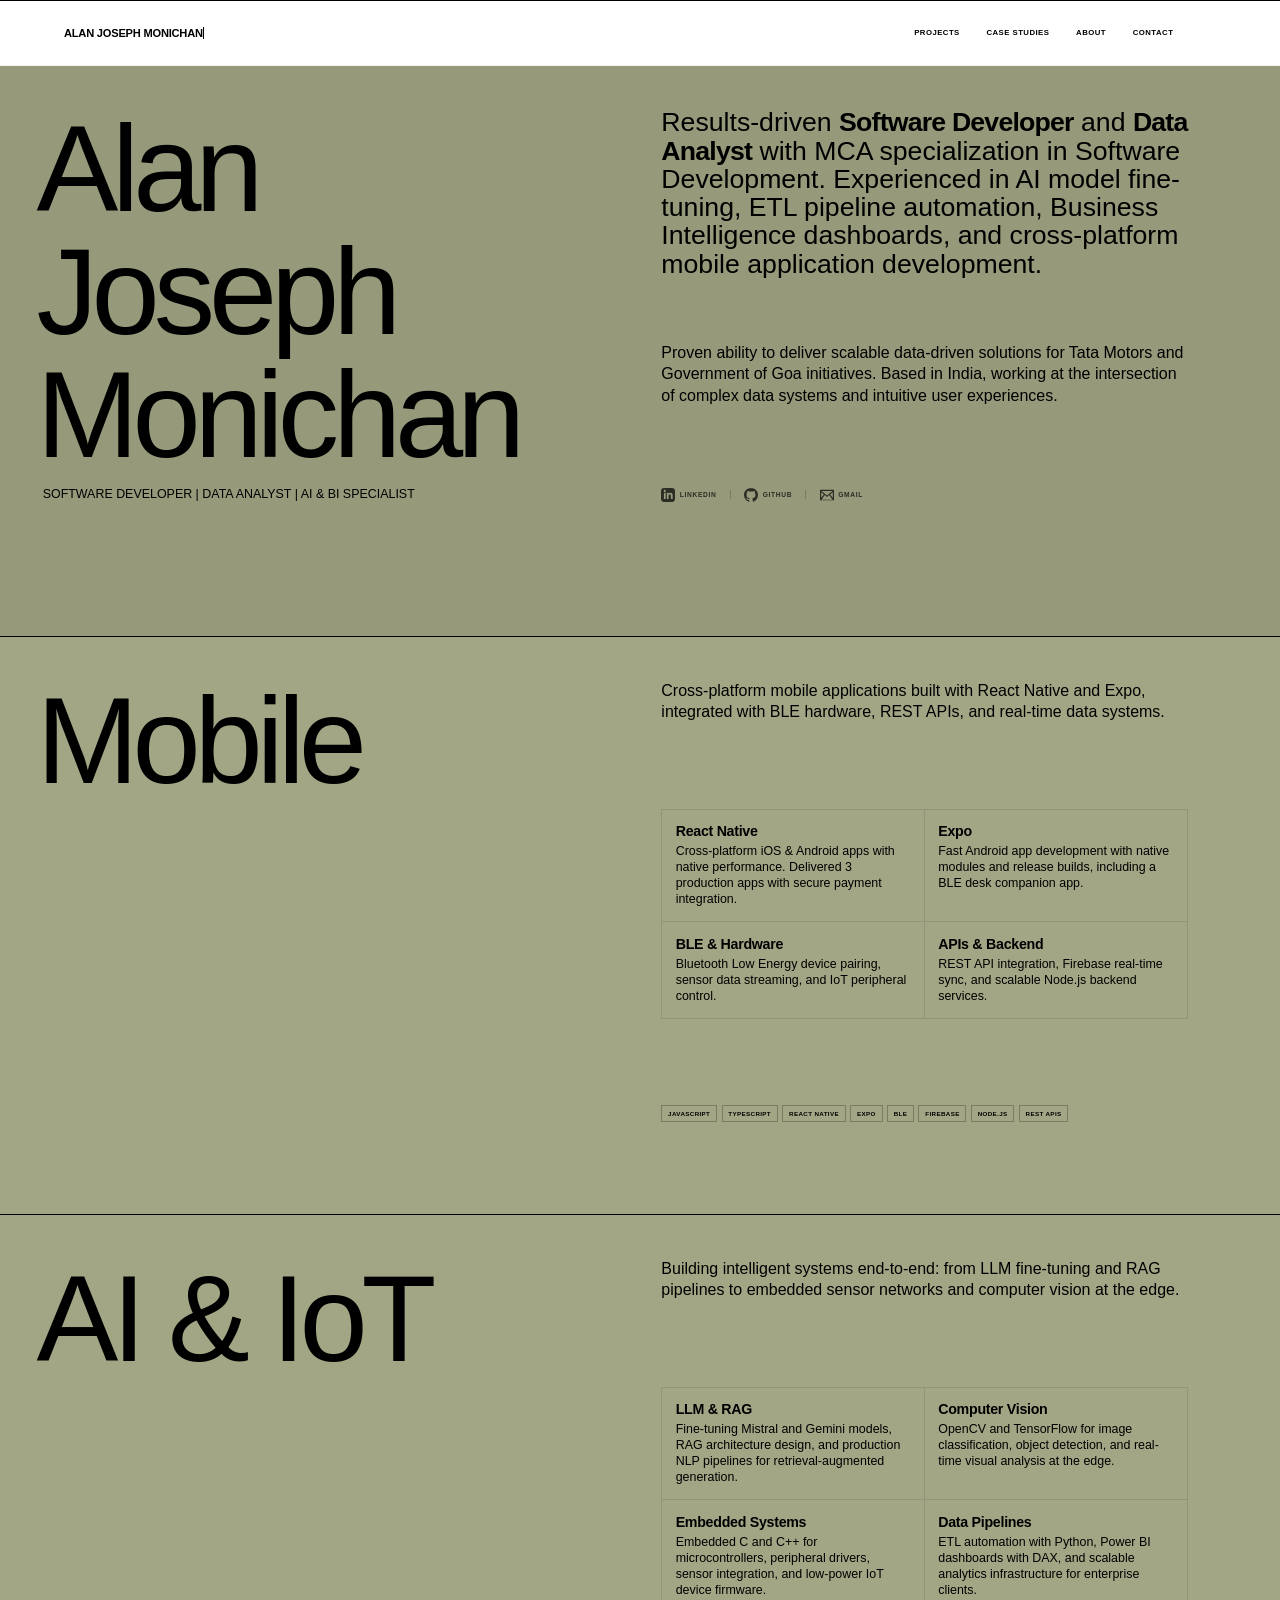
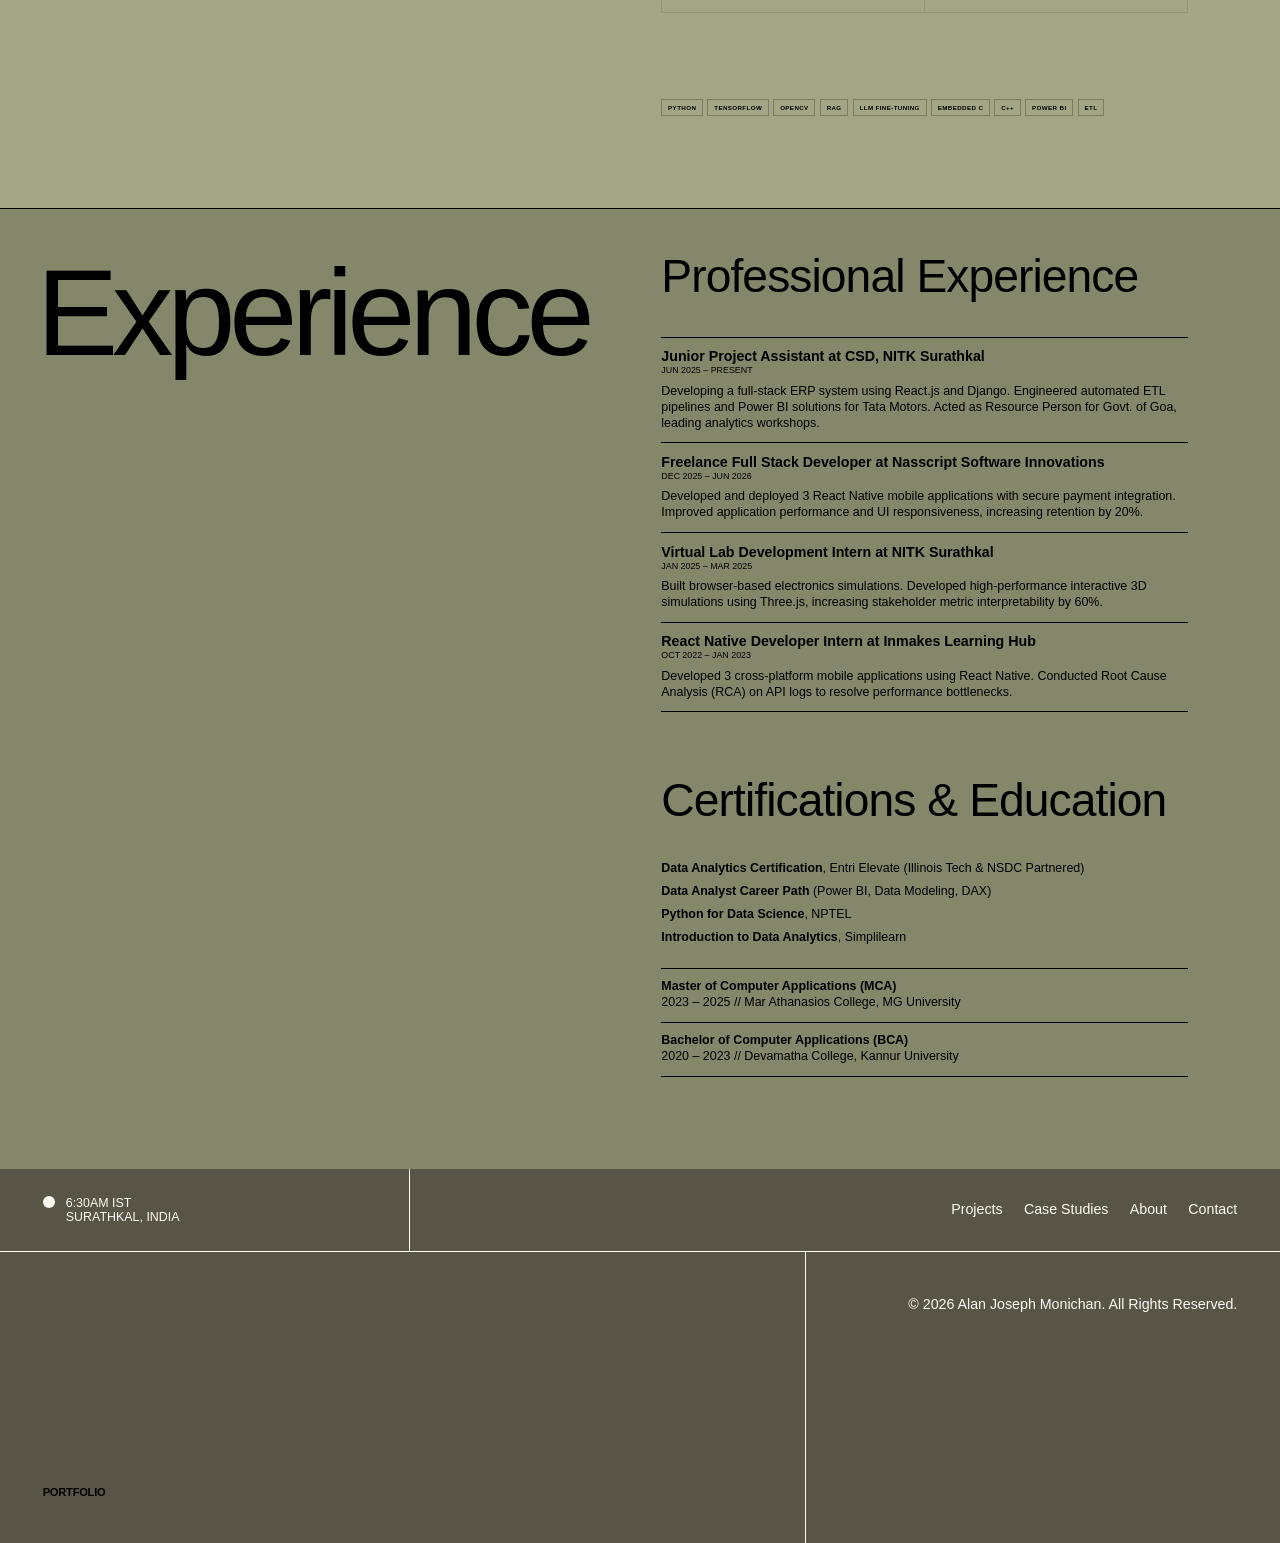
<file: src/about.html>
<!DOCTYPE html>
<!-- Last Published: Wed Nov 12 2025 17:32:40 GMT+0000 (Coordinated Universal Time) -->
<html lang="en">

<head>
    <meta charset="utf-8" />
    <title>Alan Joseph Monichan | Software Developer & Data Analyst</title>
    <meta content="Alan Joseph Monichan - Software Developer | Data Analyst | AI & BI Specialist" name="description" />
    <meta name="robots" content="index, follow" />
    <link rel="canonical" href="https://portfolioalan.web.app/src/about.html" />

    <meta property="og:title" content="Alan Joseph Monichan | Software Developer & Data Analyst" />
    <meta property="og:description" content="Results-driven Software Developer and Data Analyst with MCA specialization. Experienced in AI model fine-tuning, ETL automation, BI dashboards, and mobile app development." />
    <meta property="og:url" content="https://portfolioalan.web.app/src/about.html" />
    <meta property="og:site_name" content="Alan Joseph Monichan Portfolio" />
    <meta property="og:image" content="https://portfolioalan.web.app/assets/ajm_logo.png" />
    <meta property="og:type" content="profile" />
    <meta name="twitter:card" content="summary_large_image" />
    <meta name="twitter:title" content="Alan Joseph Monichan | Software Developer & Data Analyst" />
    <meta name="twitter:description" content="Results-driven Software Developer and Data Analyst with MCA specialization. Experienced in AI model fine-tuning, ETL automation, BI dashboards, and mobile app development." />
    <meta name="twitter:image" content="https://portfolioalan.web.app/assets/ajm_logo.png" />
    <meta content="width=device-width, initial-scale=1" name="viewport" />
    <link href="../assets/css/webflow.css" rel="stylesheet" type="text/css" />
    <link rel="stylesheet" href="../assets/css/style.css">
    <link rel="stylesheet" href="../assets/css/about.css">
    <script type="text/javascript">
        ! function(o, c) {
            var n = c.documentElement,
                t = " w-mod-";
            n.className += t + "js", ("ontouchstart" in o || o.DocumentTouch && c instanceof DocumentTouch) && (n.className += t + "touch")
        }(window, document);
    </script>
    <link href="../assets/favicon-ajm.png" rel="shortcut icon" type="image/x-icon" />
    <link href="../assets/favicon-ajm.png" rel="apple-touch-icon" />
    <script type="application/ld+json">
    {
        "@context": "https://schema.org",
        "@type": "Person",
        "name": "Alan Joseph Monichan",
        "url": "https://portfolioalan.web.app/src/about.html",
        "jobTitle": "Software Developer & Data Analyst",
        "description": "Results-driven Software Developer and Data Analyst with MCA specialization in Software Development. Experienced in AI model fine-tuning, ETL pipeline automation, Business Intelligence dashboards, and cross-platform mobile application development.",
        "image": "https://portfolioalan.web.app/assets/ajm_logo.png",
        "alumniOf": [
            { "@type": "CollegeOrUniversity", "name": "Mar Athanasios College, MG University" },
            { "@type": "CollegeOrUniversity", "name": "Devamatha College, Kannur University" }
        ],
        "worksFor": [
            { "@type": "Organization", "name": "NITK Surathkal" },
            { "@type": "Organization", "name": "Nasscript Software Innovations" }
        ]
    }
    </script>
</head>

<body>
    <div class="page-wrapper">
        <nav data-nav-size="small" class="nav_wrapper">
            <div data-w-id="bab75165-42d9-528d-0a10-03f54767e2a7" data-animation="default" data-collapse="medium" data-duration="0" data-easing="ease" data-easing2="ease" role="banner" class="navbar w-nav">
                        <div class="nav_wrap">
                            <a href="../index.html" class="nav_brand w-nav-brand">
                                <div class="text-logo">ALAN JOSEPH MONICHAN</div>
                            </a>

                            <div class="nav_center-section">
                                
                            </div>

                            <nav role="navigation" class="nav_menu-links">
                                <a href="../index.html#projects" class="menu_link">Projects</a>
                                <a href="research.html" class="menu_link">Case Studies</a>
                                <a href="about.html" aria-current="page" class="menu_link w--current">About</a>
                                <a href="mailto:alanmonichan122@gmail.com" class="menu_link">Contact</a>
                            </nav>

                            <div scroll="toggle" class="nav_button w-nav-button">
                                <div class="nav_button-inner">
                                    <div class="menu_top-line"></div>
                                    <div class="menu_middle-line"></div>
                                    <div class="menu_bottom-line"></div>
                                </div>
                            </div>
                        </div>
            </div>
        </nav>

        <!-- Custom mobile menu overlay -->
        <div class="mob-nav" id="mobNav">
            <a href="../index.html#projects" class="mob-nav__link">Projects</a>
            <a href="research.html" class="mob-nav__link">Case Studies</a>
            <a href="about.html" class="mob-nav__link">About</a>
            <a href="mailto:alanmonichan122@gmail.com" class="mob-nav__link">Contact</a>
        </div>

        <main class="main-wrapper">
            <section class="section_about-main">
                <div class="padding-block about_block">
                    <div class="about_about-container">
                        <div>
                            <h1 class="heading-style-h1">Alan Joseph Monichan</h1>
                            <p class="text-size-mono-regular text-style-allcaps margin-top margin-12">Software Developer | Data Analyst | AI & BI Specialist</p>
                        </div>
                        <div id="w-node-_1c3043f1-2022-a9b1-349a-7faa78e4609e-d866994d" class="about_right-column">
                            <p class="heading-style-h5 is-h4-tablet">Results-driven <span class="text-span">Software Developer</span> and <span class="text-span">Data Analyst</span> with MCA specialization in Software Development. Experienced in AI model fine-tuning, ETL pipeline automation, Business Intelligence dashboards, and cross-platform mobile application development.</p>
                            <p class="text-size-medium">Proven ability to deliver scalable data-driven solutions for Tata Motors and Government of Goa initiatives. Based in India, working at the intersection of complex data systems and intuitive user experiences.</p>
                            <div class="social-links-container">
                                <a href="https://linkedin.com/in/alan-joseph-monichan" target="_blank" class="social-link-item w-inline-block">
                                    <svg viewBox="0 0 24 24" fill="currentColor"><path d="M19 0h-14c-2.761 0-5 2.239-5 5v14c0 2.761 2.239 5 5 5h14c2.762 0 5-2.239 5-5v-14c0-2.761-2.238-5-5-5zm-11 19h-3v-11h3v11zm-1.5-12.268c-.966 0-1.75-.79-1.75-1.764s.784-1.764 1.75-1.764 1.75.79 1.75 1.764-.783 1.764-1.75 1.764zm13.5 12.268h-3v-5.604c0-3.368-4-3.113-4 0v5.604h-3v-11h3v1.765c1.396-2.586 7-2.777 7 2.476v6.759z"/></svg>
                                    <div>LinkedIn</div>
                                </a>
                                <div class="social-divider"></div>
                                <a href="https://github.com/alanjoseph77" target="_blank" class="social-link-item w-inline-block">
                                    <svg viewBox="0 0 24 24" fill="currentColor"><path d="M12 0c-6.626 0-12 5.373-12 12 0 5.302 3.438 9.8 8.207 11.387.599.111.793-.261.793-.577v-2.234c-3.338.726-4.041-1.416-4.041-1.416-.546-1.387-1.333-1.756-1.333-1.756-1.089-.745.083-.729.083-.729 1.205.084 1.839 1.237 1.839 1.237 1.07 1.834 2.807 1.304 3.492.997.107-.775.418-1.305.762-1.604-2.665-.305-5.467-1.334-5.467-5.931 0-1.311.469-2.381 1.236-3.221-.124-.303-.535-1.524.117-3.176 0 0 1.008-.322 3.301 1.23.957-.266 1.983-.399 3.003-.404 1.02.005 2.047.138 3.006.404 2.291-1.552 3.297-1.23 3.297-1.23.653 1.653.242 2.874.118 3.176.77.84 1.235 1.911 1.235 3.221 0 4.609-2.807 5.624-5.479 5.921.43.372.823 1.102.823 2.222v3.293c0 .319.192.694.801.576 4.765-1.589 8.199-6.086 8.199-11.386 0-6.627-5.373-12-12-12z"/></svg>
                                    <div>GitHub</div>
                                </a>
                                <div class="social-divider"></div>
                                <a href="mailto:alanmonichan122@gmail.com" class="social-link-item w-inline-block">
                                    <svg viewBox="0 0 24 24" fill="currentColor"><path d="M0 3v18h24v-18h-24zm6.623 7.929l-4.623 5.712v-9.458l4.623 3.746zm-4.141-5.929h19.035l-9.517 7.713-9.518-7.713zm5.694 7.188l3.824 3.099 3.83-3.104 5.612 8.165h-18.796l5.53-8.16zm9.208-1.259l4.616-3.731v9.449l-4.616-5.718z"/></svg>
                                    <div>Gmail</div>
                                </a>
                            </div>
                        </div>
                    </div>
                </div>
            </section>
            <!-- Section 2: Mobile Development -->
            <section class="section_about-work">
                <div class="padding-block about_block is-work">
                    <div class="about_work-container">
                        <div class="max-width-small">
                            <h2 class="heading-style-h1">Mobile</h2>
                        </div>
                        <div class="about_right-column">
                            <p class="text-size-medium">Cross-platform mobile applications built with React Native and Expo, integrated with BLE hardware, REST APIs, and real-time data systems.</p>
                            <div class="about_skills-grid">
                                <div class="about_skill-card">
                                    <h4 class="text-size-regular text-weight-bold">React Native</h4>
                                    <p class="text-size-small">Cross-platform iOS & Android apps with native performance. Delivered 3 production apps with secure payment integration.</p>
                                </div>
                                <div class="about_skill-card">
                                    <h4 class="text-size-regular text-weight-bold">Expo</h4>
                                    <p class="text-size-small">Fast Android app development with native modules and release builds, including a BLE desk companion app.</p>
                                </div>
                                <div class="about_skill-card">
                                    <h4 class="text-size-regular text-weight-bold">BLE & Hardware</h4>
                                    <p class="text-size-small">Bluetooth Low Energy device pairing, sensor data streaming, and IoT peripheral control.</p>
                                </div>
                                <div class="about_skill-card">
                                    <h4 class="text-size-regular text-weight-bold">APIs & Backend</h4>
                                    <p class="text-size-small">REST API integration, Firebase real-time sync, and scalable Node.js backend services.</p>
                                </div>
                            </div>
                            <div class="about_tech-tags">
                                <span class="about_tag">JavaScript</span>
                                <span class="about_tag">TypeScript</span>
                                <span class="about_tag">React Native</span>
                                <span class="about_tag">Expo</span>
                                <span class="about_tag">BLE</span>
                                <span class="about_tag">Firebase</span>
                                <span class="about_tag">Node.js</span>
                                <span class="about_tag">REST APIs</span>
                            </div>
                        </div>
                    </div>
                </div>
            </section>

            <!-- Section 3: AI & IoT -->
            <section class="section_about-work">
                <div class="padding-block about_block is-work">
                    <div class="about_work-container">
                        <div class="max-width-small">
                            <h2 class="heading-style-h1">AI &amp; IoT</h2>
                        </div>
                        <div class="about_right-column">
                            <p class="text-size-medium">Building intelligent systems end-to-end: from LLM fine-tuning and RAG pipelines to embedded sensor networks and computer vision at the edge.</p>
                            <div class="about_skills-grid">
                                <div class="about_skill-card">
                                    <h4 class="text-size-regular text-weight-bold">LLM & RAG</h4>
                                    <p class="text-size-small">Fine-tuning Mistral and Gemini models, RAG architecture design, and production NLP pipelines for retrieval-augmented generation.</p>
                                </div>
                                <div class="about_skill-card">
                                    <h4 class="text-size-regular text-weight-bold">Computer Vision</h4>
                                    <p class="text-size-small">OpenCV and TensorFlow for image classification, object detection, and real-time visual analysis at the edge.</p>
                                </div>
                                <div class="about_skill-card">
                                    <h4 class="text-size-regular text-weight-bold">Embedded Systems</h4>
                                    <p class="text-size-small">Embedded C and C++ for microcontrollers, peripheral drivers, sensor integration, and low-power IoT device firmware.</p>
                                </div>
                                <div class="about_skill-card">
                                    <h4 class="text-size-regular text-weight-bold">Data Pipelines</h4>
                                    <p class="text-size-small">ETL automation with Python, Power BI dashboards with DAX, and scalable analytics infrastructure for enterprise clients.</p>
                                </div>
                            </div>
                            <div class="about_tech-tags">
                                <span class="about_tag">Python</span>
                                <span class="about_tag">TensorFlow</span>
                                <span class="about_tag">OpenCV</span>
                                <span class="about_tag">RAG</span>
                                <span class="about_tag">LLM Fine-tuning</span>
                                <span class="about_tag">Embedded C</span>
                                <span class="about_tag">C++</span>
                                <span class="about_tag">Power BI</span>
                                <span class="about_tag">ETL</span>
                            </div>
                        </div>
                    </div>
                </div>
            </section>

            <section class="section_about-credentials">
                <div class="padding-block about_block is-credentials">
                    <div class="about_credentials-container">
                        <h2 class="heading-style-h1">Experience</h2>
                        <div class="about_right-column">
                            <div class="contact_credentials-content">
                                <div>
                                    <div class="margin-bottom margin-40">
                                        <h3 class="heading-style-h4">Professional Experience</h3>
                                    </div>
                                    <ul role="list" class="list is-about w-list-unstyled">
                                        <li class="about_credentials-item margin-bottom margin-24">
                                            <p class="text-size-regular text-weight-bold">Junior Project Assistant at CSD, NITK Surathkal</p>
                                            <p class="text-size-mono-tiny text-style-allcaps">Jun 2025 – Present</p>
                                            <p class="text-size-small margin-top margin-8">Developing a full-stack ERP system using React.js and Django. Engineered automated ETL pipelines and Power BI solutions for Tata Motors. Acted as Resource Person for Govt. of Goa, leading analytics workshops.</p>
                                        </li>
                                        <li class="about_credentials-item margin-bottom margin-24">
                                            <p class="text-size-regular text-weight-bold">Freelance Full Stack Developer at Nasscript Software Innovations</p>
                                            <p class="text-size-mono-tiny text-style-allcaps">Dec 2025 – Jun 2026</p>
                                            <p class="text-size-small margin-top margin-8">Developed and deployed 3 React Native mobile applications with secure payment integration. Improved application performance and UI responsiveness, increasing retention by 20%.</p>
                                        </li>
                                        <li class="about_credentials-item margin-bottom margin-24">
                                            <p class="text-size-regular text-weight-bold">Virtual Lab Development Intern at NITK Surathkal</p>
                                            <p class="text-size-mono-tiny text-style-allcaps">Jan 2025 – Mar 2025</p>
                                            <p class="text-size-small margin-top margin-8">Built browser-based electronics simulations. Developed high-performance interactive 3D simulations using Three.js, increasing stakeholder metric interpretability by 60%.</p>
                                        </li>
                                        <li class="about_credentials-item margin-bottom margin-24">
                                            <p class="text-size-regular text-weight-bold">React Native Developer Intern at Inmakes Learning Hub</p>
                                            <p class="text-size-mono-tiny text-style-allcaps">Oct 2022 – Jan 2023</p>
                                            <p class="text-size-small margin-top margin-8">Developed 3 cross-platform mobile applications using React Native. Conducted Root Cause Analysis (RCA) on API logs to resolve performance bottlenecks.</p>
                                        </li>
                                    </ul>
                                </div>
                                <div>
                                    <div class="margin-bottom margin-40">
                                        <h3 class="heading-style-h4">Certifications & Education</h3>
                                    </div>
                                    <div class="margin-bottom margin-24">
                                        <p class="text-size-small margin-bottom margin-8"><strong>Data Analytics Certification</strong>, Entri Elevate (Illinois Tech & NSDC Partnered)</p>
                                        <p class="text-size-small margin-bottom margin-8"><strong>Data Analyst Career Path</strong> (Power BI, Data Modeling, DAX)</p>
                                        <p class="text-size-small margin-bottom margin-8"><strong>Python for Data Science</strong>, NPTEL</p>
                                        <p class="text-size-small"><strong>Introduction to Data Analytics</strong>, Simplilearn</p>
                                    </div>
                                    <ul role="list" class="list is-about w-list-unstyled">
                                        <li class="about_credentials-item margin-bottom margin-12">
                                            <p class="text-size-small"><span class="text-weight-bold">Master of Computer Applications (MCA)</span><br/>2023 – 2025 // Mar Athanasios College, MG University</p>
                                        </li>
                                        <li class="about_credentials-item">
                                            <p class="text-size-small"><span class="text-weight-bold">Bachelor of Computer Applications (BCA)</span><br/>2020 – 2023 // Devamatha College, Kannur University</p>
                                        </li>
                                    </ul>
                                </div>
                            </div>
                        </div>
                    </div>
                </div>
            </section>
        </main>
        <footer class="section_footer">
            <div class="footer_top">
                <div class="footer_block is-clocks"><div class="time_block"><div class="dot"></div><p class="text-size-mono-regular text-style-allcaps"><span class="js-time-newyork">--:-- --</span> IST<br/>Surathkal, India</p></div></div>
                <div class="footer_block is-menu"><a href="../index.html" class="footer_link">Projects</a>
                    <div class="w-dyn-list">
                        <div role="list" class="w-dyn-items">
                            <div role="listitem" class="w-dyn-item"><a href="research.html" class="footer_link">Case Studies</a></div>
                        </div>
                    </div><a href="about.html" aria-current="page" class="footer_link w--current">About</a><a href="mailto:alanmonichan122@gmail.com" class="footer_link">Contact</a></div>
            </div>
            <div class="footer_bottom">
                <div class="footer_block is-logo"><a href="../index.html" class="w-inline-block"><div class="footer_logo text-logo">PORTFOLIO</div></a></div>
                <div class="footer_block is-corner">
                    <div>© 2026 Alan Joseph Monichan. All Rights Reserved.</div>
                </div>
            </div>
        </footer>
    </div>
    <script src="../assets/js/jquery.min.js" type="text/javascript"></script>
    <script src="../assets/js/wf-chunk1.js" type="text/javascript"></script>
    <script src="../assets/js/wf-chunk3.js" type="text/javascript"></script>
    <script src="../assets/js/wf-pages.js" type="text/javascript"></script>
    <script src="../assets/js/script.js"></script>
    <script src="../assets/js/about.js"></script>
</body>

</html>
</file>
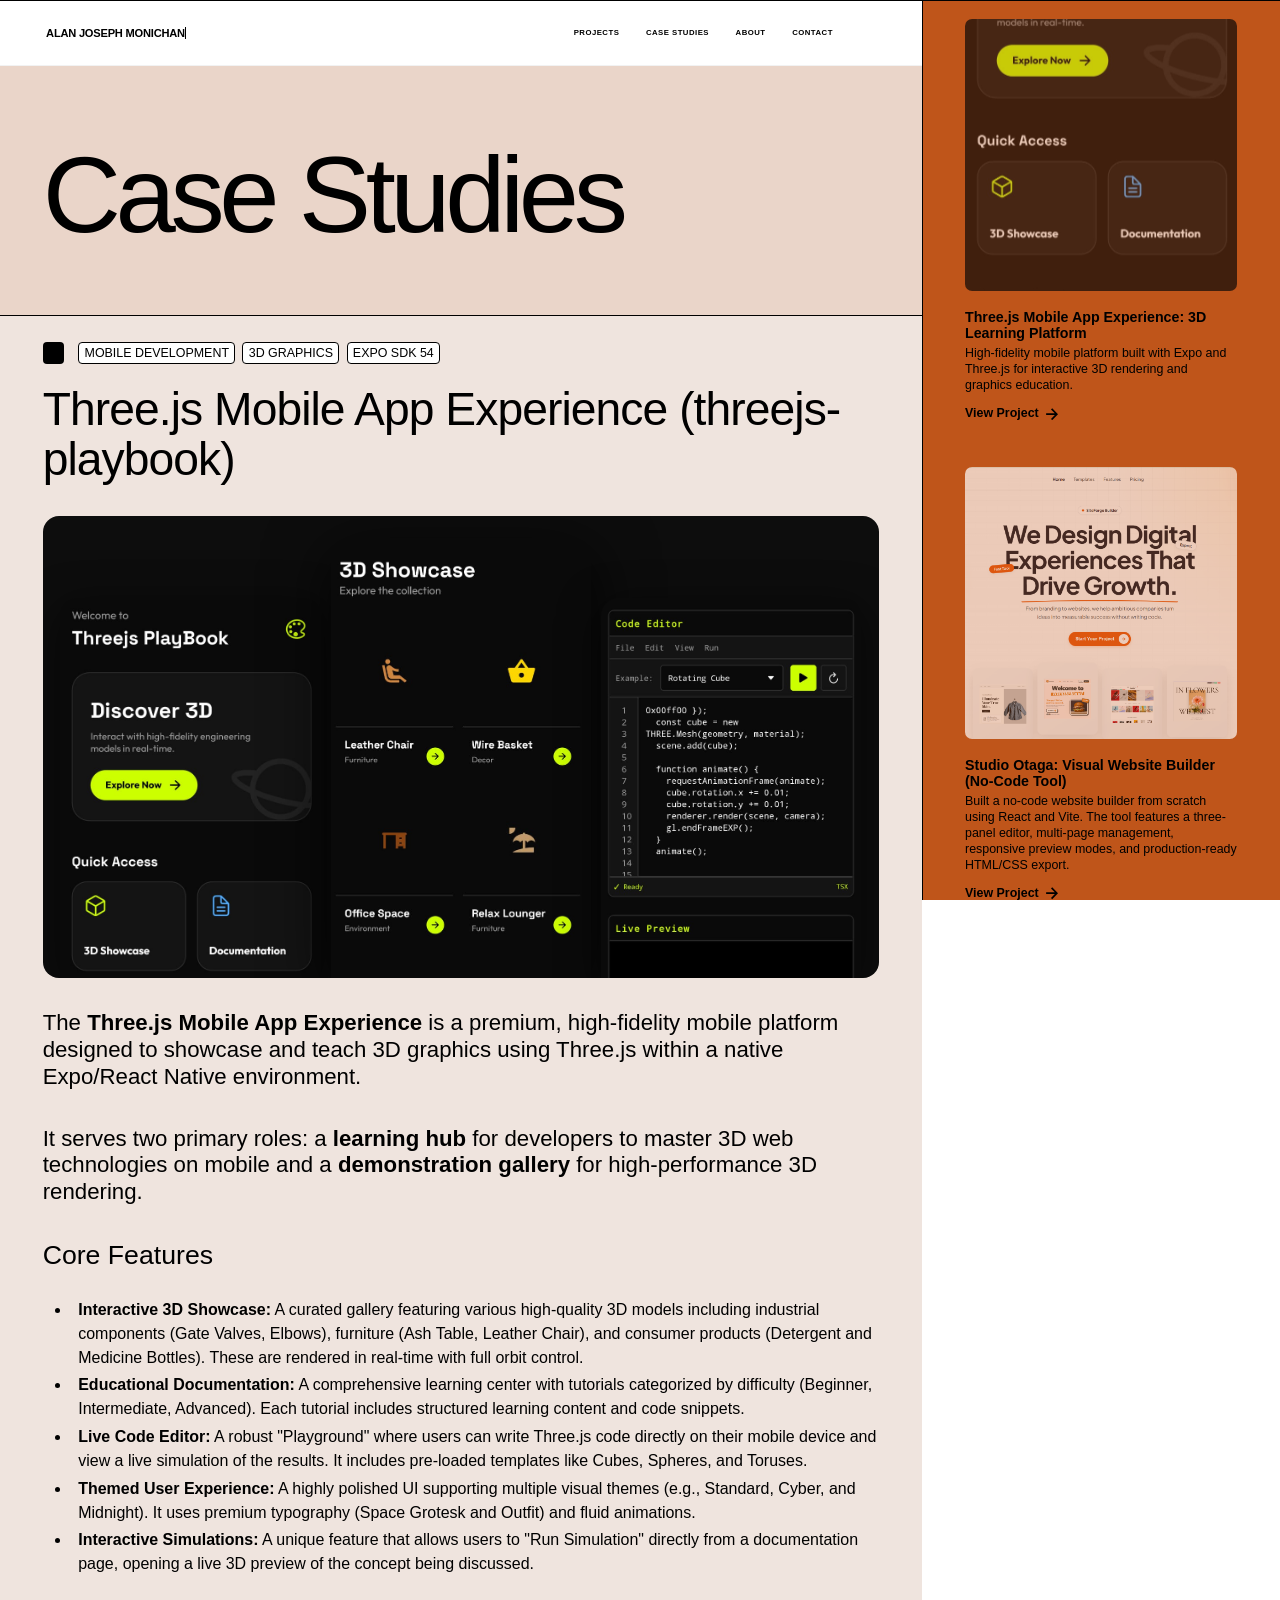
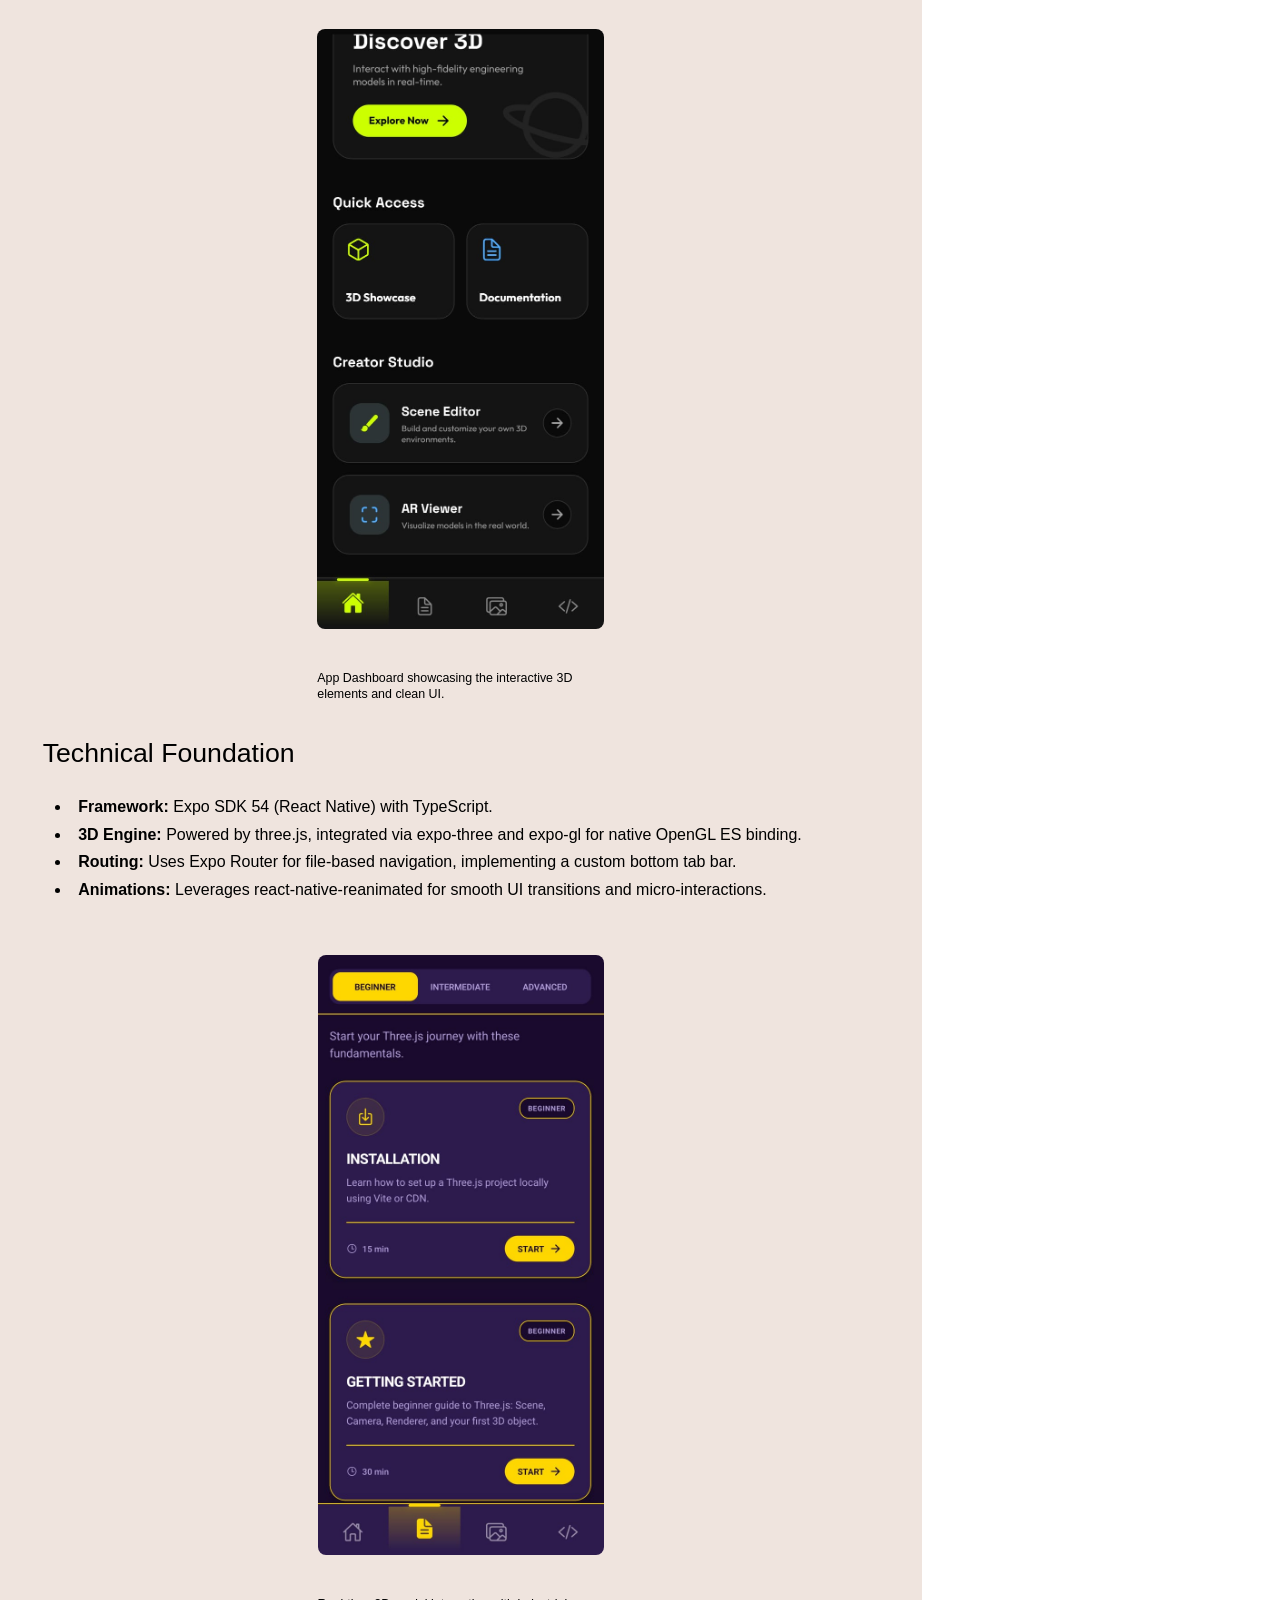
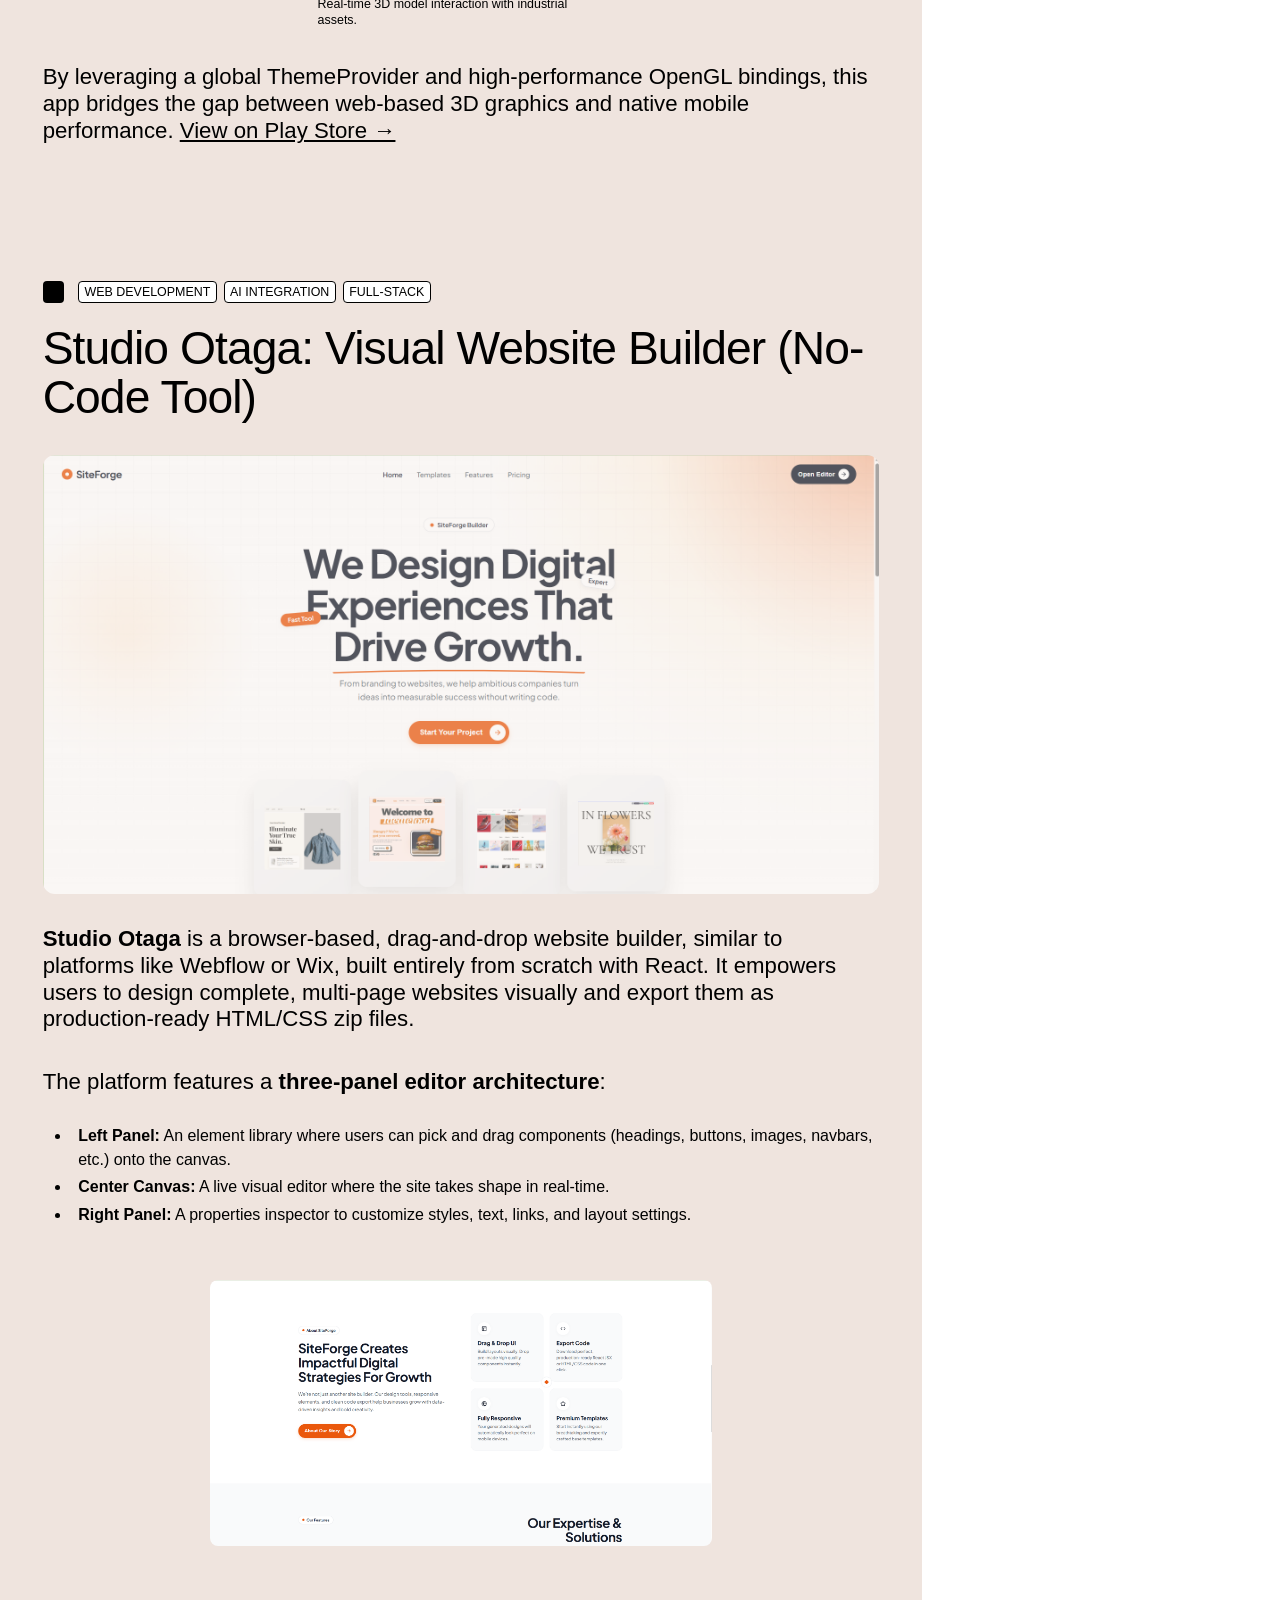
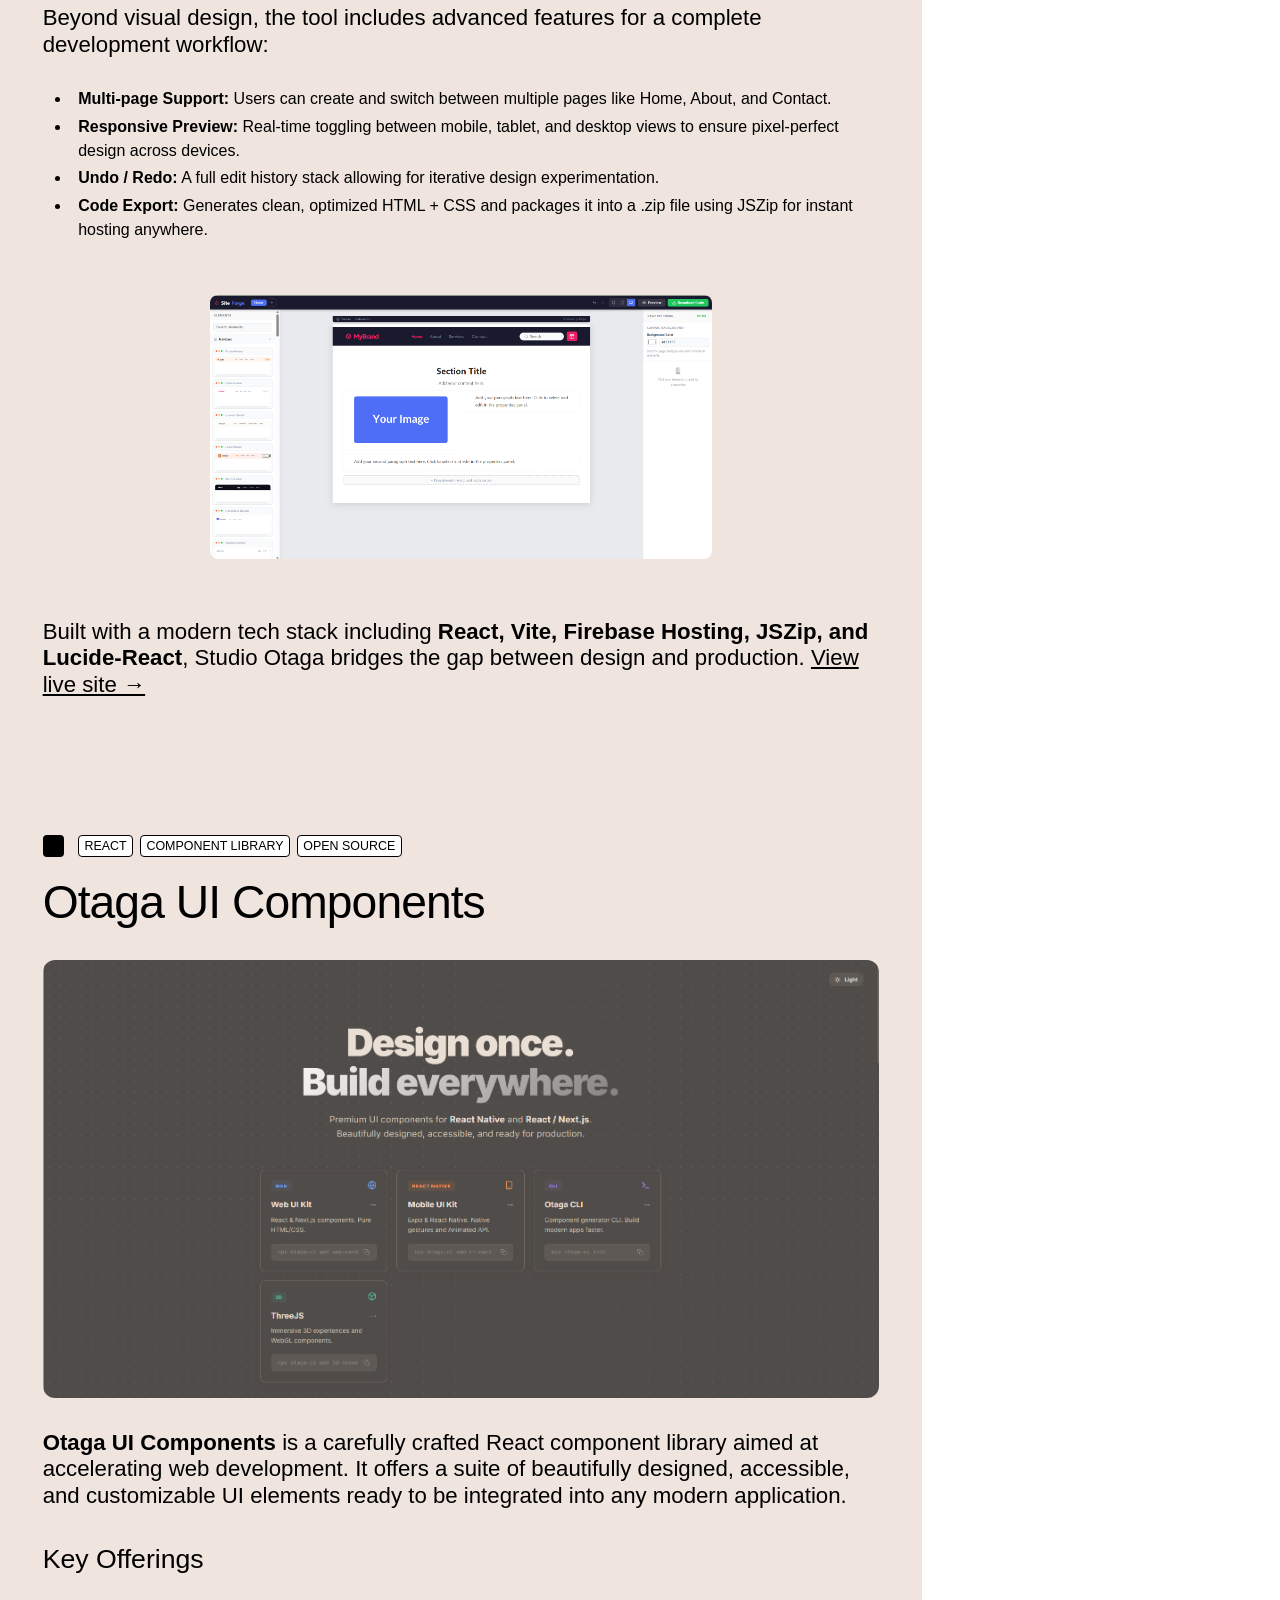
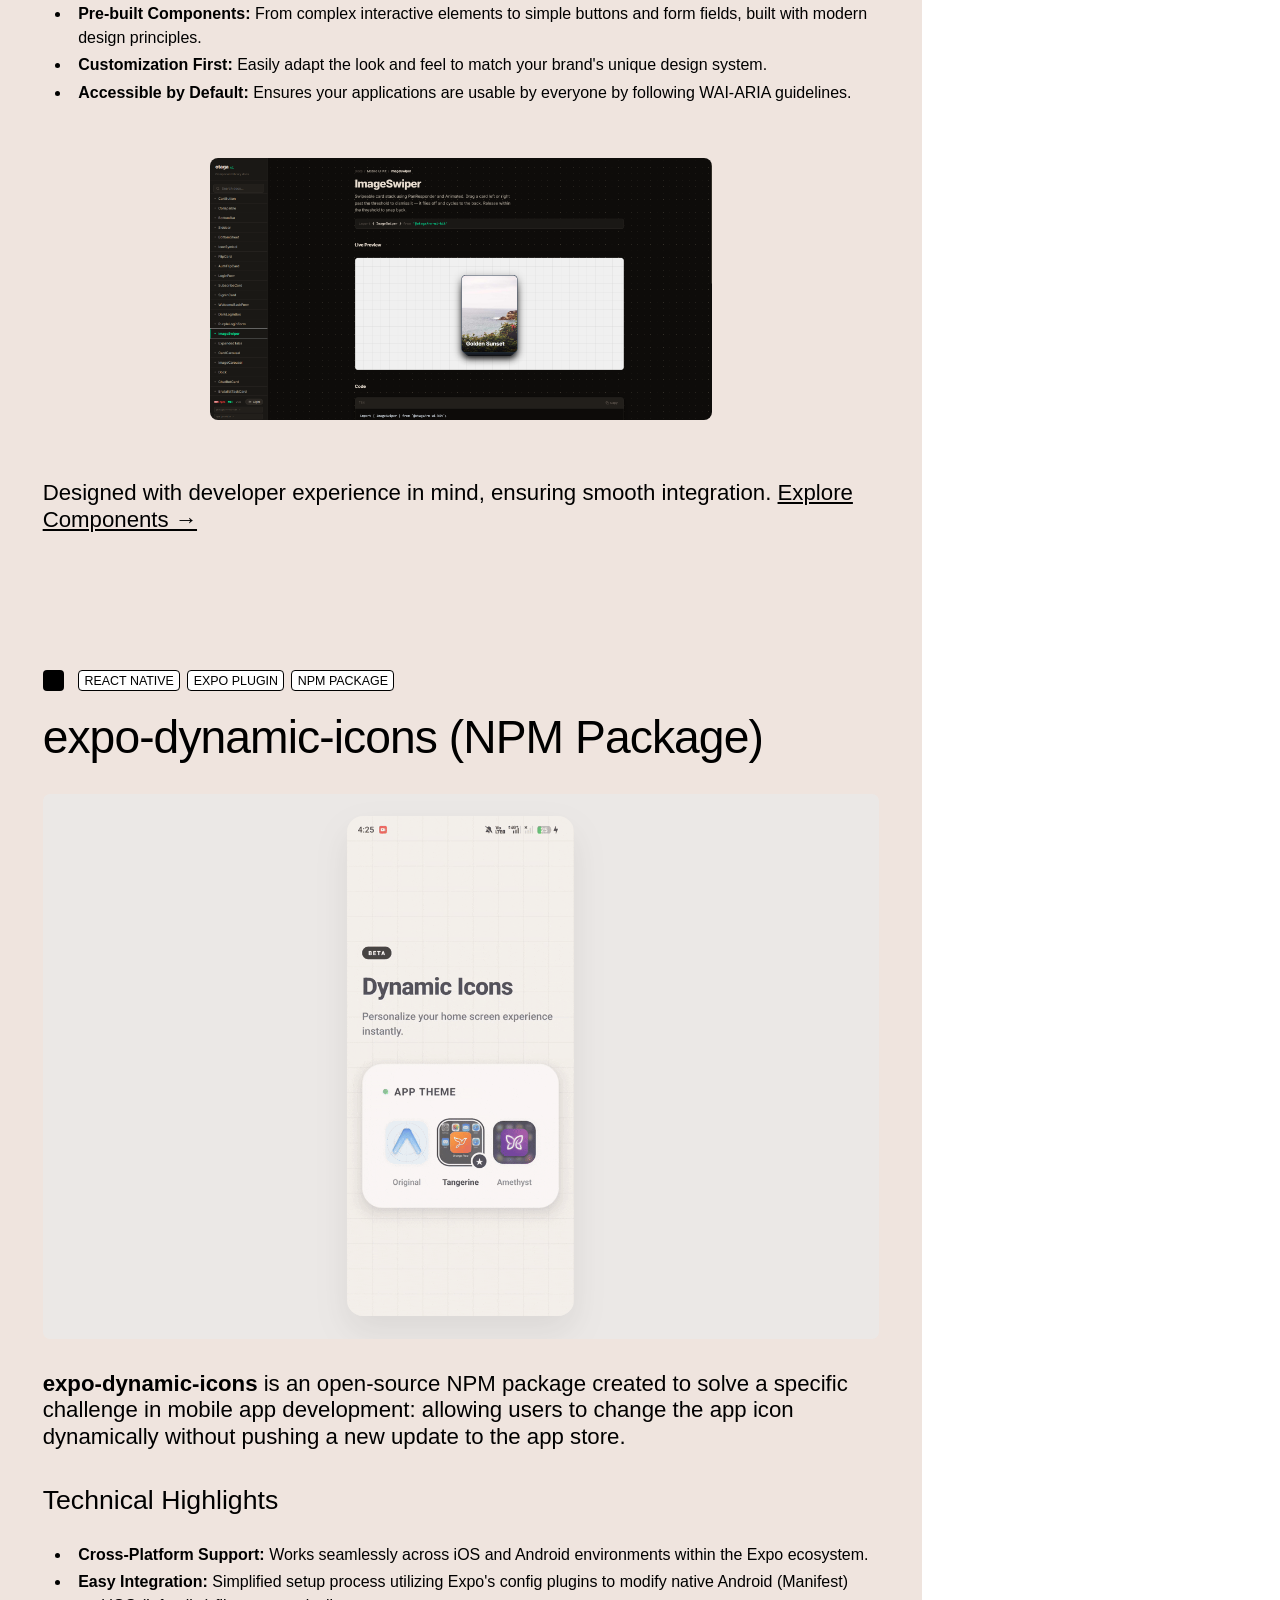
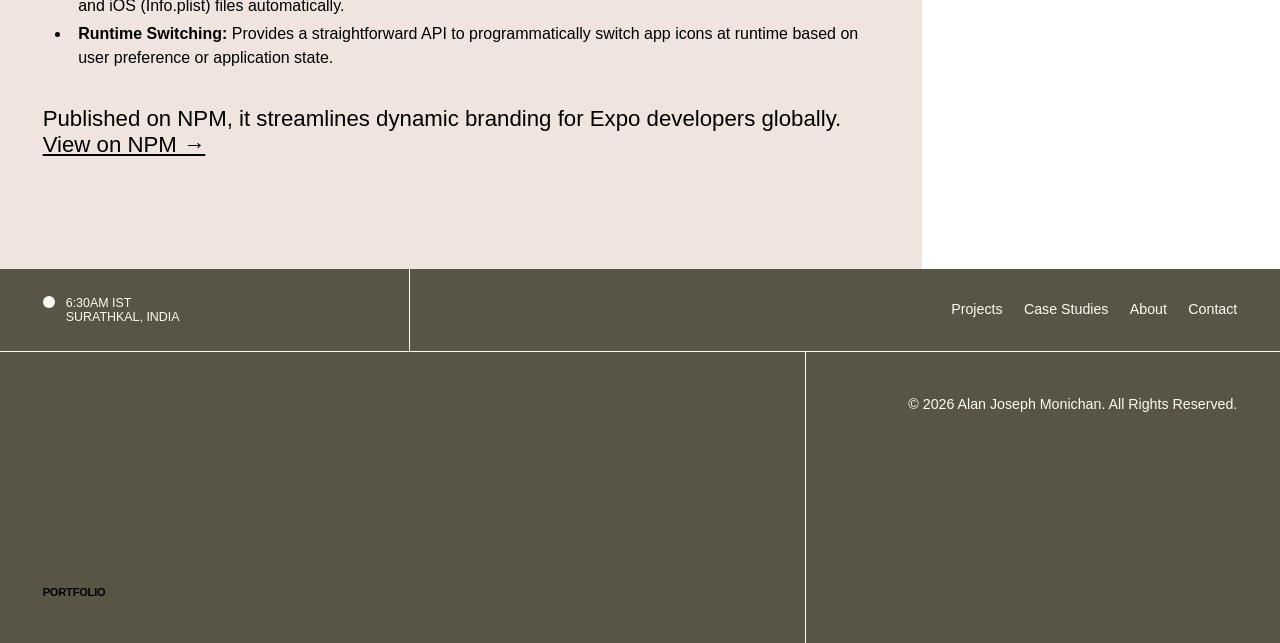
<file: src/research.html>
<!DOCTYPE html>

<html lang="en">

<head>
    <meta charset="utf-8" />
    <title>Case Studies | Alan Joseph Monichan</title>
    <meta name="description" content="Case studies by Alan Joseph Monichan, including a Three.js mobile app experience (threejs-playbook) and Studio Otaga (a no-code visual website builder)." />
    <meta name="robots" content="index, follow" />
    <link rel="canonical" href="https://portfolioalan.web.app/src/research.html" />

    <meta property="og:title" content="Case Studies | Alan Joseph Monichan" />
    <meta property="og:description" content="Case studies including a Three.js mobile app experience (threejs-playbook) and Studio Otaga (a no-code visual website builder)." />
    <meta property="og:url" content="https://portfolioalan.web.app/src/research.html" />
    <meta property="og:site_name" content="Alan Joseph Monichan Portfolio" />
    <meta property="og:image" content="https://portfolioalan.web.app/assets/ajm_logo.png" />
    <meta property="og:type" content="website" />
    <meta name="twitter:card" content="summary_large_image" />
    <meta name="twitter:title" content="Case Studies | Alan Joseph Monichan" />
    <meta name="twitter:description" content="Case studies including a Three.js mobile app experience (threejs-playbook) and Studio Otaga (a no-code visual website builder)." />
    <meta name="twitter:image" content="https://portfolioalan.web.app/assets/ajm_logo.png" />
    <meta content="width=device-width, initial-scale=1" name="viewport" />
    <link href="../assets/css/webflow.css" rel="stylesheet" type="text/css" />
    <link rel="stylesheet" href="../assets/css/style.css">
    <link rel="stylesheet" href="../assets/css/research.css">
    <script type="text/javascript">
        ! function(o, c) {
            var n = c.documentElement,
                t = " w-mod-";
            n.className += t + "js", ("ontouchstart" in o || o.DocumentTouch && c instanceof DocumentTouch) && (n.className += t + "touch")
        }(window, document);
    </script>
    <link href="../assets/favicon-ajm.png" rel="shortcut icon" type="image/x-icon" />
    <link href="../assets/favicon-ajm.png" rel="apple-touch-icon" />
</head>

<body>
    <div class="page-wrapper">
        <main class="main-wrapper">
            <div class="hp_page-container">
                <nav data-nav-size="small" class="nav_wrapper">
                    <div class="navbar">
                        <div class="nav_wrap">
                            <a href="../index.html" class="nav_brand w-nav-brand">
                                <div class="text-logo">ALAN JOSEPH MONICHAN</div>
                            </a>

                            <div class="nav_center-section"></div>

                            <nav role="navigation" class="nav_menu-links">
                                <a href="../index.html#projects" class="menu_link">Projects</a>
                                <a href="research.html" aria-current="page" class="menu_link w--current">Case Studies</a>
                                <a href="about.html" class="menu_link">About</a>
                                <a href="mailto:alanmonichan122@gmail.com" class="menu_link">Contact</a>
                            </nav>

                            <div scroll="toggle" class="nav_button w-nav-button">
                                <div class="nav_button-inner">
                                    <div class="menu_top-line"></div>
                                    <div class="menu_middle-line"></div>
                                    <div class="menu_bottom-line"></div>
                                </div>
                            </div>
                        </div>
                    </div>
                </nav>

                <!-- Custom mobile menu overlay -->
                <div class="mob-nav" id="mobNav">
                    <a href="../index.html#projects" class="mob-nav__link">Projects</a>
                    <a href="research.html" class="mob-nav__link">Case Studies</a>
                    <a href="about.html" class="mob-nav__link">About</a>
                    <a href="mailto:alanmonichan122@gmail.com" class="mob-nav__link">Contact</a>
                </div>

                <section class="research_head">
                    <div class="padding-block">
                        <h1 class="heading-style-h2">Case Studies</h1>
                    </div>
                </section>
                <div id="w-node-f1a82adf-8081-fc97-da84-1a33e8c78e47-1c036043" class="hp_sidebar no-scrollbar">
                    <div class="w-dyn-list">
                        <div role="list" class="hp_sidebar-items no-scrollbar w-dyn-items">


                        <!-- Three.js PlayBook -->
                        <div role="listitem" class="hp_sidebar-item w-dyn-item">
                    <a href="#playbook" class="hp_sidebar-image-container is-rounded w-inline-block">
                        <img src="../images/mobileapp/playbook/phnsecond.png" loading="lazy" alt="Three.js Mobile App" class="hp_sidebar-image"/>
                    </a>
                            <div class="margin-bottom margin-6">
                                <a href="#playbook" class="button is-link is-icon w-inline-block">
                                    <h5 class="text-size-regular text-weight-semibold">Three.js Mobile App Experience: 3D Learning Platform</h5>
                                    <div class="hp_sidebar-link-arrow-hack">
                                        <div class="icon-embed-xxsmall hide-show-tablet w-embed"><svg width="100%" height="100%" viewBox="0 0 14 14" fill="none" xmlns="http://www.w3.org/2000/svg"><path fill-rule="evenodd" clip-rule="evenodd" d="M13.5186 6.85199L6.98997 13.536L5.63004 12.2077L9.9328 7.8025L0.150142 7.8025L0.150142 5.90149L9.9328 5.90149L5.63004 1.49628L6.98997 0.167968L13.5186 6.85199Z" fill="currentColor"/></svg></div>
                                    </div>
                                </a>
                            </div>
                            <div class="hide-tablet">
                                <div class="margin-bottom margin-12">
                                    <p class="text-size-small">High-fidelity mobile platform built with Expo and Three.js for interactive 3D rendering and graphics education.</p>
                                </div>
                                <div class="flex-first">
                                    <a href="https://play.google.com/store/apps/details?id=com.vlabworks.threejsplaybook&pli=1" target="_blank" class="button is-link is-icon w-inline-block">
                                        <div class="text-size-small">View Project</div>
                                        <div class="icon-embed-xxsmall link-arrow w-embed"><svg width="100%" height="100%" viewBox="0 0 14 14" fill="none" xmlns="http://www.w3.org/2000/svg"><path fill-rule="evenodd" clip-rule="evenodd" d="M13.5186 6.85199L6.98997 13.536L5.63004 12.2077L9.9328 7.8025L0.150142 7.8025L0.150142 5.90149L9.9328 5.90149L5.63004 1.49628L6.98997 0.167968L13.5186 6.85199Z" fill="currentColor"/></svg></div>
                                    </a>
                                </div>
                            </div>
                        </div>

                        <!-- Studio Otaga / Siteforge -->
                        <div role="listitem" class="hp_sidebar-item w-dyn-item">
                            <a href="#otaga" class="hp_sidebar-image-container is-rounded w-inline-block">
                                <img src="../images/research/siteforge/web1.png" loading="lazy" alt="Studio Otaga" class="hp_sidebar-image" />
                            </a>
                            <div class="margin-bottom margin-6">
                                <a href="#otaga" class="button is-link is-icon w-inline-block">
                                    <h5 class="text-size-regular text-weight-semibold">Studio Otaga: Visual Website Builder (No-Code Tool)</h5>
                                    <div class="hp_sidebar-link-arrow-hack">
                                        <div class="icon-embed-xxsmall hide-show-tablet w-embed"><svg width="100%" height="100%" viewBox="0 0 14 14" fill="none" xmlns="http://www.w3.org/2000/svg"><path fill-rule="evenodd" clip-rule="evenodd" d="M13.5186 6.85199L6.98997 13.536L5.63004 12.2077L9.9328 7.8025L0.150142 7.8025L0.150142 5.90149L9.9328 5.90149L5.63004 1.49628L6.98997 0.167968L13.5186 6.85199Z" fill="currentColor"/></svg></div>
                                    </div>
                                </a>
                            </div>
                            <div class="hide-tablet">
                                <div class="margin-bottom margin-12">
                                    <p class="text-size-small">Built a no-code website builder from scratch using React and Vite. The tool features a three-panel editor, multi-page management, responsive preview modes, and production-ready HTML/CSS export.</p>
                                </div>
                                <div class="flex-first">
                                    <a href="#otaga" class="button is-link is-icon w-inline-block">
                                        <div class="text-size-small">View Project</div>
                                        <div class="icon-embed-xxsmall link-arrow w-embed"><svg width="100%" height="100%" viewBox="0 0 14 14" fill="none" xmlns="http://www.w3.org/2000/svg"><path fill-rule="evenodd" clip-rule="evenodd" d="M13.5186 6.85199L6.98997 13.536L5.63004 12.2077L9.9328 7.8025L0.150142 7.8025L0.150142 5.90149L9.9328 5.90149L5.63004 1.49628L6.98997 0.167968L13.5186 6.85199Z" fill="currentColor"/></svg></div>
                                    </a>
                                </div>
                            </div>
                        </div>

                        <!-- Otaga UI Components -->
                        <div role="listitem" class="hp_sidebar-item w-dyn-item">
                            <a href="#otagaui" class="hp_sidebar-image-container is-rounded w-inline-block">
                                <img src="../images/libarary/lib.png" loading="lazy" alt="Otaga UI Components" class="hp_sidebar-image" />
                            </a>
                            <div class="margin-bottom margin-6">
                                <a href="#otagaui" class="button is-link is-icon w-inline-block">
                                    <h5 class="text-size-regular text-weight-semibold">Otaga UI Components: React Component Library</h5>
                                    <div class="hp_sidebar-link-arrow-hack">
                                        <div class="icon-embed-xxsmall hide-show-tablet w-embed"><svg width="100%" height="100%" viewBox="0 0 14 14" fill="none" xmlns="http://www.w3.org/2000/svg"><path fill-rule="evenodd" clip-rule="evenodd" d="M13.5186 6.85199L6.98997 13.536L5.63004 12.2077L9.9328 7.8025L0.150142 7.8025L0.150142 5.90149L9.9328 5.90149L5.63004 1.49628L6.98997 0.167968L13.5186 6.85199Z" fill="currentColor"/></svg></div>
                                    </div>
                                </a>
                            </div>
                            <div class="hide-tablet">
                                <div class="margin-bottom margin-12">
                                    <p class="text-size-small">A comprehensive React component library focusing on beautiful, accessible, and customizable UI elements for modern web applications.</p>
                                </div>
                                <div class="flex-first">
                                    <a href="#otagaui" class="button is-link is-icon w-inline-block">
                                        <div class="text-size-small">View Project</div>
                                        <div class="icon-embed-xxsmall link-arrow w-embed"><svg width="100%" height="100%" viewBox="0 0 14 14" fill="none" xmlns="http://www.w3.org/2000/svg"><path fill-rule="evenodd" clip-rule="evenodd" d="M13.5186 6.85199L6.98997 13.536L5.63004 12.2077L9.9328 7.8025L0.150142 7.8025L0.150142 5.90149L9.9328 5.90149L5.63004 1.49628L6.98997 0.167968L13.5186 6.85199Z" fill="currentColor"/></svg></div>
                                    </a>
                                </div>
                            </div>
                        </div>

                        <!-- Expo Dynamic Icons -->
                        <div role="listitem" class="hp_sidebar-item w-dyn-item">
                            <a href="#dynamicicons" class="hp_sidebar-image-container is-rounded w-inline-block">
                                <img src="../images/video.gif" loading="lazy" alt="Expo Dynamic Icons" class="hp_sidebar-image" style="object-fit: cover;" />
                            </a>
                            <div class="margin-bottom margin-6">
                                <a href="#dynamicicons" class="button is-link is-icon w-inline-block">
                                    <h5 class="text-size-regular text-weight-semibold">expo-dynamic-icons: Open Source NPM Package</h5>
                                    <div class="hp_sidebar-link-arrow-hack">
                                        <div class="icon-embed-xxsmall hide-show-tablet w-embed"><svg width="100%" height="100%" viewBox="0 0 14 14" fill="none" xmlns="http://www.w3.org/2000/svg"><path fill-rule="evenodd" clip-rule="evenodd" d="M13.5186 6.85199L6.98997 13.536L5.63004 12.2077L9.9328 7.8025L0.150142 7.8025L0.150142 5.90149L9.9328 5.90149L5.63004 1.49628L6.98997 0.167968L13.5186 6.85199Z" fill="currentColor"/></svg></div>
                                    </div>
                                </a>
                            </div>
                            <div class="hide-tablet">
                                <div class="margin-bottom margin-12">
                                    <p class="text-size-small">An NPM package enabling dynamic app icons in React Native and Expo applications, simplifying the process of updating app branding on the fly.</p>
                                </div>
                                <div class="flex-first">
                                    <a href="#dynamicicons" class="button is-link is-icon w-inline-block">
                                        <div class="text-size-small">View Project</div>
                                        <div class="icon-embed-xxsmall link-arrow w-embed"><svg width="100%" height="100%" viewBox="0 0 14 14" fill="none" xmlns="http://www.w3.org/2000/svg"><path fill-rule="evenodd" clip-rule="evenodd" d="M13.5186 6.85199L6.98997 13.536L5.63004 12.2077L9.9328 7.8025L0.150142 7.8025L0.150142 5.90149L9.9328 5.90149L5.63004 1.49628L6.98997 0.167968L13.5186 6.85199Z" fill="currentColor"/></svg></div>
                                    </a>
                                </div>
                            </div>
                        </div>

            </div>
    </div>
    </div>
    
    <div class="research-sections-wrapper" style="grid-column: 1;">
    <!-- Three.js Mobile App Experience article -->
    <section id="playbook" class="research_content">
        <div class="padding-block res-article">
            <div class="margin-bottom margin-24">
                <div class="research_tags">
                    <div class="research_dot"></div>
                    <div class="w-dyn-list">
                        <div role="list" class="research_tags-container w-dyn-items">
                            <div role="listitem" class="research_tag w-dyn-item">
                                <div class="text-size-mono-regular is-10-on-mobile">Mobile Development</div>
                            </div>
                            <div role="listitem" class="research_tag w-dyn-item">
                                <div class="text-size-mono-regular is-10-on-mobile">3D Graphics</div>
                            </div>
                            <div role="listitem" class="research_tag w-dyn-item">
                                <div class="text-size-mono-regular is-10-on-mobile">Expo SDK 54</div>
                            </div>
                        </div>
                    </div>
                </div>
            </div>
            <div class="margin-bottom margin-36">
                <h1 class="heading-style-h4">Three.js Mobile App Experience (threejs-playbook)</h1>
            </div>
            <div class="margin-bottom margin-36">
                <div class="research-phone-showcase is-rounded">
                    <img src="../images/mobileapp/playbook/phnsecond.png" loading="lazy" alt="App Home Screen" />
                    <img src="../images/mobileapp/playbook/mob3.png" loading="lazy" alt="3D Showcase" />
                    <img src="../images/mobileapp/playbook/mob4.png" loading="lazy" alt="Code Editor" />
                </div>
            </div>
            <div class="text-rich-text w-richtext">
                <p>The <strong>Three.js Mobile App Experience</strong> is a premium, high-fidelity mobile platform designed to showcase and teach 3D graphics using Three.js within a native Expo/React Native environment.</p>

                <p>It serves two primary roles: a <strong>learning hub</strong> for developers to master 3D web technologies on mobile and a <strong>demonstration gallery</strong> for high-performance 3D rendering.</p>

                <h3 class="heading-style-h5">Core Features</h3>
                <ul>
                    <li><strong>Interactive 3D Showcase:</strong> A curated gallery featuring various high-quality 3D models including industrial components (Gate Valves, Elbows), furniture (Ash Table, Leather Chair), and consumer products (Detergent and Medicine Bottles). These are rendered in real-time with full orbit control.</li>
                    <li><strong>Educational Documentation:</strong> A comprehensive learning center with tutorials categorized by difficulty (Beginner, Intermediate, Advanced). Each tutorial includes structured learning content and code snippets.</li>
                    <li><strong>Live Code Editor:</strong> A robust "Playground" where users can write Three.js code directly on their mobile device and view a live simulation of the results. It includes pre-loaded templates like Cubes, Spheres, and Toruses.</li>
                    <li><strong>Themed User Experience:</strong> A highly polished UI supporting multiple visual themes (e.g., Standard, Cyber, and Midnight). It uses premium typography (Space Grotesk and Outfit) and fluid animations.</li>
                    <li><strong>Interactive Simulations:</strong> A unique feature that allows users to "Run Simulation" directly from a documentation page, opening a live 3D preview of the concept being discussed.</li>
                </ul>

                <figure class="w-richtext-align-center w-richtext-figure-type-image">
                    <div><img src="../images/mobileapp/playbook/home.png" loading="lazy" alt="App Dashboard" /></div>
                    <figcaption>App Dashboard showcasing the interactive 3D elements and clean UI.</figcaption>
                </figure>

                <h3 class="heading-style-h5">Technical Foundation</h3>
                <ul>
                    <li><strong>Framework:</strong> Expo SDK 54 (React Native) with TypeScript.</li>
                    <li><strong>3D Engine:</strong> Powered by three.js, integrated via expo-three and expo-gl for native OpenGL ES binding.</li>
                    <li><strong>Routing:</strong> Uses Expo Router for file-based navigation, implementing a custom bottom tab bar.</li>
                    <li><strong>Animations:</strong> Leverages react-native-reanimated for smooth UI transitions and micro-interactions.</li>
                </ul>

                <figure class="w-richtext-align-center w-richtext-figure-type-image">
                    <div><img src="../images/mobileapp/playbook/mob1.png" loading="lazy" alt="3D Model Viewer" /></div>
                    <figcaption>Real-time 3D model interaction with industrial assets.</figcaption>
                </figure>

                <p>By leveraging a global ThemeProvider and high-performance OpenGL bindings, this app bridges the gap between web-based 3D graphics and native mobile performance. <a href="https://play.google.com/store/apps/details?id=com.vlabworks.threejsplaybook&pli=1" target="_blank" rel="noopener">View on Play Store →</a></p>
            </div>
        </div>
    </section>

    <!-- Studio Otaga / Siteforge article -->
    <section id="otaga" class="research_content">
        <div class="padding-block res-article">
            <div class="margin-bottom margin-24">
                <div class="research_tags">
                    <div class="research_dot"></div>
                    <div class="w-dyn-list">
                        <div role="list" class="research_tags-container w-dyn-items">
                            <div role="listitem" class="research_tag w-dyn-item">
                                <div class="text-size-mono-regular is-10-on-mobile">Web Development</div>
                            </div>
                            <div role="listitem" class="research_tag w-dyn-item">
                                <div class="text-size-mono-regular is-10-on-mobile">AI Integration</div>
                            </div>
                            <div role="listitem" class="research_tag w-dyn-item">
                                <div class="text-size-mono-regular is-10-on-mobile">Full-Stack</div>
                            </div>
                        </div>
                    </div>
                </div>
            </div>
            <div class="margin-bottom margin-36">
                <h1 class="heading-style-h4">Studio Otaga: Visual Website Builder (No-Code Tool)</h1>
            </div>
            <div class="margin-bottom margin-36">
                <div class="research_head-cover is-rounded">
                    <img src="../images/research/siteforge/web1.png" loading="lazy" alt="Studio Otaga homepage" style="width:100%;display:block;" />
                </div>
            </div>
            <div class="text-rich-text w-richtext">
                <p><strong>Studio Otaga</strong> is a browser-based, drag-and-drop website builder, similar to platforms like Webflow or Wix, built entirely from scratch with React. It empowers users to design complete, multi-page websites visually and export them as production-ready HTML/CSS zip files.</p>
                
                <p>The platform features a <strong>three-panel editor architecture</strong>:</p>
                <ul>
                    <li><strong>Left Panel:</strong> An element library where users can pick and drag components (headings, buttons, images, navbars, etc.) onto the canvas.</li>
                    <li><strong>Center Canvas:</strong> A live visual editor where the site takes shape in real-time.</li>
                    <li><strong>Right Panel:</strong> A properties inspector to customize styles, text, links, and layout settings.</li>
                </ul>

                <figure class="w-richtext-align-center w-richtext-figure-type-image">
                    <div><img src="../images/research/siteforge/web2.png" loading="lazy" alt="Visual Editor Interface" /></div>
                </figure>

                <p>Beyond visual design, the tool includes advanced features for a complete development workflow:</p>
                <ul>
                    <li><strong>Multi-page Support:</strong> Users can create and switch between multiple pages like Home, About, and Contact.</li>
                    <li><strong>Responsive Preview:</strong> Real-time toggling between mobile, tablet, and desktop views to ensure pixel-perfect design across devices.</li>
                    <li><strong>Undo / Redo:</strong> A full edit history stack allowing for iterative design experimentation.</li>
                    <li><strong>Code Export:</strong> Generates clean, optimized HTML + CSS and packages it into a .zip file using JSZip for instant hosting anywhere.</li>
                </ul>

                <figure class="w-richtext-align-center w-richtext-figure-type-image">
                    <div><img src="../images/research/siteforge/web3.png" loading="lazy" alt="Responsive Design Workflow" /></div>
                </figure>

                <p>Built with a modern tech stack including <strong>React, Vite, Firebase Hosting, JSZip, and Lucide-React</strong>, Studio Otaga bridges the gap between design and production. <a href="https://studio.otaga.in/" target="_blank" rel="noopener">View live site →</a></p>
            </div>
        </div>
    </section>

    <!-- Otaga UI Components article -->
    <section id="otagaui" class="research_content">
        <div class="padding-block res-article">
            <div class="margin-bottom margin-24">
                <div class="research_tags">
                    <div class="research_dot"></div>
                    <div class="w-dyn-list">
                        <div role="list" class="research_tags-container w-dyn-items">
                            <div role="listitem" class="research_tag w-dyn-item">
                                <div class="text-size-mono-regular is-10-on-mobile">React</div>
                            </div>
                            <div role="listitem" class="research_tag w-dyn-item">
                                <div class="text-size-mono-regular is-10-on-mobile">Component Library</div>
                            </div>
                            <div role="listitem" class="research_tag w-dyn-item">
                                <div class="text-size-mono-regular is-10-on-mobile">Open Source</div>
                            </div>
                        </div>
                    </div>
                </div>
            </div>
            <div class="margin-bottom margin-36">
                <h1 class="heading-style-h4">Otaga UI Components</h1>
            </div>
            <div class="margin-bottom margin-36">
                <div class="research_head-cover is-rounded">
                    <img src="../images/libarary/lib.png" loading="lazy" alt="Otaga UI Component" style="width:100%;display:block;" />
                </div>
            </div>
            <div class="text-rich-text w-richtext">
                <p><strong>Otaga UI Components</strong> is a carefully crafted React component library aimed at accelerating web development. It offers a suite of beautifully designed, accessible, and customizable UI elements ready to be integrated into any modern application.</p>
                
                <h3 class="heading-style-h5">Key Offerings</h3>
                <ul>
                    <li><strong>Pre-built Components:</strong> From complex interactive elements to simple buttons and form fields, built with modern design principles.</li>
                    <li><strong>Customization First:</strong> Easily adapt the look and feel to match your brand's unique design system.</li>
                    <li><strong>Accessible by Default:</strong> Ensures your applications are usable by everyone by following WAI-ARIA guidelines.</li>
                </ul>

                <figure class="w-richtext-align-center w-richtext-figure-type-image">
                    <div><img src="../images/libarary/lib1.png" loading="lazy" alt="Otaga UI Library" /></div>
                </figure>

                <p>Designed with developer experience in mind, ensuring smooth integration. <a href="https://components.otaga.in/" target="_blank" rel="noopener">Explore Components →</a></p>
            </div>
        </div>
    </section>

    <!-- Expo Dynamic Icons article -->
    <section id="dynamicicons" class="research_content">
        <div class="padding-block res-article">
            <div class="margin-bottom margin-24">
                <div class="research_tags">
                    <div class="research_dot"></div>
                    <div class="w-dyn-list">
                        <div role="list" class="research_tags-container w-dyn-items">
                            <div role="listitem" class="research_tag w-dyn-item">
                                <div class="text-size-mono-regular is-10-on-mobile">React Native</div>
                            </div>
                            <div role="listitem" class="research_tag w-dyn-item">
                                <div class="text-size-mono-regular is-10-on-mobile">Expo Plugin</div>
                            </div>
                            <div role="listitem" class="research_tag w-dyn-item">
                                <div class="text-size-mono-regular is-10-on-mobile">NPM Package</div>
                            </div>
                        </div>
                    </div>
                </div>
            </div>
            <div class="margin-bottom margin-36">
                <h1 class="heading-style-h4">expo-dynamic-icons (NPM Package)</h1>
            </div>
            <div class="margin-bottom margin-36">
                <div class="research_head-cover is-rounded" style="background: #eaeaea; width: 100%; display: flex; justify-content: center; align-items: center; padding: 2.5rem 1rem;">
                    <img src="../images/video.gif" loading="lazy" alt="Expo Dynamic Icons Demo" style="max-height: 500px; width: auto; object-fit: contain; border-radius: 16px; box-shadow: 0 15px 35px rgba(0,0,0,0.1);" />
                </div>
            </div>
            <div class="text-rich-text w-richtext">
                <p><strong>expo-dynamic-icons</strong> is an open-source NPM package created to solve a specific challenge in mobile app development: allowing users to change the app icon dynamically without pushing a new update to the app store.</p>
                
                <h3 class="heading-style-h5">Technical Highlights</h3>
                <ul>
                    <li><strong>Cross-Platform Support:</strong> Works seamlessly across iOS and Android environments within the Expo ecosystem.</li>
                    <li><strong>Easy Integration:</strong> Simplified setup process utilizing Expo's config plugins to modify native Android (Manifest) and iOS (Info.plist) files automatically.</li>
                    <li><strong>Runtime Switching:</strong> Provides a straightforward API to programmatically switch app icons at runtime based on user preference or application state.</li>
                </ul>

                <p>Published on NPM, it streamlines dynamic branding for Expo developers globally. <a href="https://www.npmjs.com/package/expo-dynamic-icons" target="_blank" rel="noopener">View on NPM →</a></p>
            </div>
        </div>
    </section>
    </div>

    </div>
    </main>
    <footer class="section_footer">
        <div class="footer_top">
            <div class="footer_block is-clocks"><div class="time_block"><div class="dot"></div><p class="text-size-mono-regular text-style-allcaps"><span class="js-time-newyork">--:-- --</span> IST<br/>Surathkal, India</p></div></div>
            <div class="footer_block is-menu"><a href="../index.html" class="footer_link">Projects</a>
                <div class="w-dyn-list">
                    <div role="list" class="w-dyn-items">
                        <div role="listitem" class="w-dyn-item"><a href="research.html" aria-current="page" class="footer_link w--current">Case Studies</a></div>
                    </div>
                </div><a href="about.html" class="footer_link">About</a><a href="mailto:alanmonichan122@gmail.com" class="footer_link">Contact</a></div>
        </div>
        <div class="footer_bottom">
            <div class="footer_block is-logo"><a href="../index.html" class="w-inline-block"><div class="footer_logo text-logo">PORTFOLIO</div></a></div>
            <div class="footer_block is-corner">
                <div>© 2026 Alan Joseph Monichan. All Rights Reserved.</div>
            </div>
        </div>
    </footer>
    </div>
    <script src="../assets/js/jquery.min.js" type="text/javascript"></script>
    <script src="../assets/js/wf-chunk1.js" type="text/javascript"></script>
    <script src="../assets/js/wf-chunk3.js" type="text/javascript"></script>
    <script src="../assets/js/wf-pages.js" type="text/javascript"></script>
    <script src="../assets/js/script.js"></script>
    <script src="../assets/js/research.js"></script>
</body>

</html>
</file>
<file: assets/css/webflow.css>
html {
  -webkit-text-size-adjust: 100%;
  -ms-text-size-adjust: 100%;
  font-family: sans-serif;
}

body {
  margin: 0;
}

article, aside, details, figcaption, figure, footer, header, hgroup, main, menu, nav, section, summary {
  display: block;
}

audio, canvas, progress, video {
  vertical-align: baseline;
  display: inline-block;
}

audio:not([controls]) {
  height: 0;
  display: none;
}

[hidden], template {
  display: none;
}

a {
  background-color: #0000;
}

a:active, a:hover {
  outline: 0;
}

abbr[title] {
  border-bottom: 1px dotted;
}

b, strong {
  font-weight: bold;
}

dfn {
  font-style: italic;
}

h1 {
  margin: .67em 0;
  font-size: 2em;
}

mark {
  color: #000;
  background: #ff0;
}

small {
  font-size: 80%;
}

sub, sup {
  vertical-align: baseline;
  font-size: 75%;
  line-height: 0;
  position: relative;
}

sup {
  top: -.5em;
}

sub {
  bottom: -.25em;
}

img {
  border: 0;
}

svg:not(:root) {
  overflow: hidden;
}

hr {
  box-sizing: content-box;
  height: 0;
}

pre {
  overflow: auto;
}

code, kbd, pre, samp {
  font-family: monospace;
  font-size: 1em;
}

button, input, optgroup, select, textarea {
  color: inherit;
  font: inherit;
  margin: 0;
}

button {
  overflow: visible;
}

button, select {
  text-transform: none;
}

button, html input[type="button"], input[type="reset"] {
  -webkit-appearance: button;
  appearance: button;
  cursor: pointer;
}

button[disabled], html input[disabled] {
  cursor: default;
}

button::-moz-focus-inner, input::-moz-focus-inner {
  border: 0;
  padding: 0;
}

input {
  line-height: normal;
}

input[type="checkbox"], input[type="radio"] {
  box-sizing: border-box;
  padding: 0;
}

input[type="number"]::-webkit-inner-spin-button, input[type="number"]::-webkit-outer-spin-button {
  height: auto;
}

input[type="search"] {
  -webkit-appearance: none;
  appearance: none;
}

input[type="search"]::-webkit-search-cancel-button, input[type="search"]::-webkit-search-decoration {
  -webkit-appearance: none;
}

legend {
  border: 0;
  padding: 0;
}

textarea {
  overflow: auto;
}

optgroup {
  font-weight: bold;
}

table {
  border-collapse: collapse;
  border-spacing: 0;
}

td, th {
  padding: 0;
}

@font-face {
  font-family: webflow-icons;
  src: url("[data-uri]") format("truetype");
  font-weight: normal;
  font-style: normal;
}

[class^="w-icon-"], [class*=" w-icon-"] {
  font-variant: normal;
  text-transform: none;
  -webkit-font-smoothing: antialiased;
  -moz-osx-font-smoothing: grayscale;
  font-style: normal;
  font-weight: normal;
  line-height: 1;
  font-family: webflow-icons !important;
}

.w-icon-slider-right:before {
  content: "";
}

.w-icon-slider-left:before {
  content: "";
}

.w-icon-nav-menu:before {
  content: "";
}

.w-icon-arrow-down:before, .w-icon-dropdown-toggle:before {
  content: "";
}

.w-icon-file-upload-remove:before {
  content: "";
}

.w-icon-file-upload-icon:before {
  content: "";
}

* {
  box-sizing: border-box;
}

html {
  height: 100%;
}

body {
  color: #333;
  background-color: #fff;
  min-height: 100%;
  margin: 0;
  font-family: Arial, sans-serif;
  font-size: 14px;
  line-height: 20px;
}

img {
  vertical-align: middle;
  max-width: 100%;
  display: inline-block;
}

html.w-mod-touch * {
  background-attachment: scroll !important;
}

.w-block {
  display: block;
}

.w-inline-block {
  max-width: 100%;
  display: inline-block;
}

.w-clearfix:before, .w-clearfix:after {
  content: " ";
  grid-area: 1 / 1 / 2 / 2;
  display: table;
}

.w-clearfix:after {
  clear: both;
}

.w-hidden {
  display: none;
}

.w-button {
  color: #fff;
  line-height: inherit;
  cursor: pointer;
  background-color: #3898ec;
  border: 0;
  border-radius: 0;
  padding: 9px 15px;
  text-decoration: none;
  display: inline-block;
}

input.w-button {
  -webkit-appearance: button;
  appearance: button;
}

html[data-w-dynpage] [data-w-cloak] {
  color: #0000 !important;
}

.w-code-block {
  margin: unset;
}

pre.w-code-block code {
  all: inherit;
}

.w-optimization {
  display: contents;
}

.w-webflow-badge, .w-webflow-badge > img {
  box-sizing: unset;
  width: unset;
  height: unset;
  max-height: unset;
  max-width: unset;
  min-height: unset;
  min-width: unset;
  margin: unset;
  padding: unset;
  float: unset;
  clear: unset;
  border: unset;
  border-radius: unset;
  background: unset;
  background-image: unset;
  background-position: unset;
  background-size: unset;
  background-repeat: unset;
  background-origin: unset;
  background-clip: unset;
  background-attachment: unset;
  background-color: unset;
  box-shadow: unset;
  transform: unset;
  direction: unset;
  font-family: unset;
  font-weight: unset;
  color: unset;
  font-size: unset;
  line-height: unset;
  font-style: unset;
  font-variant: unset;
  text-align: unset;
  letter-spacing: unset;
  -webkit-text-decoration: unset;
  text-decoration: unset;
  text-indent: unset;
  text-transform: unset;
  list-style-type: unset;
  text-shadow: unset;
  vertical-align: unset;
  cursor: unset;
  white-space: unset;
  word-break: unset;
  word-spacing: unset;
  word-wrap: unset;
  transition: unset;
}

.w-webflow-badge {
  white-space: nowrap;
  cursor: pointer;
  box-shadow: 0 0 0 1px #0000001a, 0 1px 3px #0000001a;
  visibility: visible !important;
  opacity: 1 !important;
  z-index: 2147483647 !important;
  color: #aaadb0 !important;
  overflow: unset !important;
  background-color: #fff !important;
  border-radius: 3px !important;
  width: auto !important;
  height: auto !important;
  margin: 0 !important;
  padding: 6px !important;
  font-size: 12px !important;
  line-height: 14px !important;
  text-decoration: none !important;
  display: inline-block !important;
  position: fixed !important;
  inset: auto 12px 12px auto !important;
  transform: none !important;
}

.w-webflow-badge > img {
  position: unset;
  visibility: unset !important;
  opacity: 1 !important;
  vertical-align: middle !important;
  display: inline-block !important;
}

h1, h2, h3, h4, h5, h6 {
  margin-bottom: 10px;
  font-weight: bold;
}

h1 {
  margin-top: 20px;
  font-size: 38px;
  line-height: 44px;
}

h2 {
  margin-top: 20px;
  font-size: 32px;
  line-height: 36px;
}

h3 {
  margin-top: 20px;
  font-size: 24px;
  line-height: 30px;
}

h4 {
  margin-top: 10px;
  font-size: 18px;
  line-height: 24px;
}

h5 {
  margin-top: 10px;
  font-size: 14px;
  line-height: 20px;
}

h6 {
  margin-top: 10px;
  font-size: 12px;
  line-height: 18px;
}

p {
  margin-top: 0;
  margin-bottom: 10px;
}

blockquote {
  border-left: 5px solid #e2e2e2;
  margin: 0 0 10px;
  padding: 10px 20px;
  font-size: 18px;
  line-height: 22px;
}

figure {
  margin: 0 0 10px;
}

figcaption {
  text-align: center;
  margin-top: 5px;
}

ul, ol {
  margin-top: 0;
  margin-bottom: 10px;
  padding-left: 40px;
}

.w-list-unstyled {
  padding-left: 0;
  list-style: none;
}

.w-embed:before, .w-embed:after {
  content: " ";
  grid-area: 1 / 1 / 2 / 2;
  display: table;
}

.w-embed:after {
  clear: both;
}

.w-video {
  width: 100%;
  padding: 0;
  position: relative;
}

.w-video iframe, .w-video object, .w-video embed {
  border: none;
  width: 100%;
  height: 100%;
  position: absolute;
  top: 0;
  left: 0;
}

fieldset {
  border: 0;
  margin: 0;
  padding: 0;
}

button, [type="button"], [type="reset"] {
  cursor: pointer;
  -webkit-appearance: button;
  appearance: button;
  border: 0;
}

.w-form {
  margin: 0 0 15px;
}

.w-form-done {
  text-align: center;
  background-color: #ddd;
  padding: 20px;
  display: none;
}

.w-form-fail {
  background-color: #ffdede;
  margin-top: 10px;
  padding: 10px;
  display: none;
}

label {
  margin-bottom: 5px;
  font-weight: bold;
  display: block;
}

.w-input, .w-select {
  color: #333;
  background-color: #fff;
  border: 1px solid #ccc;
  width: 100%;
  height: 38px;
  margin-bottom: 10px;
  padding: 8px 12px;
  font-size: 14px;
  line-height: 1.42857;
  display: block;
}

.w-input::placeholder, .w-select::placeholder {
  color: #999;
}

.w-input:focus, .w-select:focus {
  border-color: #3898ec;
  outline: 0;
}

.w-input[disabled], .w-select[disabled], .w-input[readonly], .w-select[readonly], fieldset[disabled] .w-input, fieldset[disabled] .w-select {
  cursor: not-allowed;
}

.w-input[disabled]:not(.w-input-disabled), .w-select[disabled]:not(.w-input-disabled), .w-input[readonly], .w-select[readonly], fieldset[disabled]:not(.w-input-disabled) .w-input, fieldset[disabled]:not(.w-input-disabled) .w-select {
  background-color: #eee;
}

textarea.w-input, textarea.w-select {
  height: auto;
}

.w-select {
  background-color: #f3f3f3;
}

.w-select[multiple] {
  height: auto;
}

.w-form-label {
  cursor: pointer;
  margin-bottom: 0;
  font-weight: normal;
  display: inline-block;
}

.w-radio {
  margin-bottom: 5px;
  padding-left: 20px;
  display: block;
}

.w-radio:before, .w-radio:after {
  content: " ";
  grid-area: 1 / 1 / 2 / 2;
  display: table;
}

.w-radio:after {
  clear: both;
}

.w-radio-input {
  float: left;
  margin: 3px 0 0 -20px;
  line-height: normal;
}

.w-file-upload {
  margin-bottom: 10px;
  display: block;
}

.w-file-upload-input {
  opacity: 0;
  z-index: -100;
  width: .1px;
  height: .1px;
  position: absolute;
  overflow: hidden;
}

.w-file-upload-default, .w-file-upload-uploading, .w-file-upload-success {
  color: #333;
  display: inline-block;
}

.w-file-upload-error {
  margin-top: 10px;
  display: block;
}

.w-file-upload-default.w-hidden, .w-file-upload-uploading.w-hidden, .w-file-upload-error.w-hidden, .w-file-upload-success.w-hidden {
  display: none;
}

.w-file-upload-uploading-btn {
  cursor: pointer;
  background-color: #fafafa;
  border: 1px solid #ccc;
  margin: 0;
  padding: 8px 12px;
  font-size: 14px;
  font-weight: normal;
  display: flex;
}

.w-file-upload-file {
  background-color: #fafafa;
  border: 1px solid #ccc;
  flex-grow: 1;
  justify-content: space-between;
  margin: 0;
  padding: 8px 9px 8px 11px;
  display: flex;
}

.w-file-upload-file-name {
  font-size: 14px;
  font-weight: normal;
  display: block;
}

.w-file-remove-link {
  cursor: pointer;
  width: auto;
  height: auto;
  margin-top: 3px;
  margin-left: 10px;
  padding: 3px;
  display: block;
}

.w-icon-file-upload-remove {
  margin: auto;
  font-size: 10px;
}

.w-file-upload-error-msg {
  color: #ea384c;
  padding: 2px 0;
  display: inline-block;
}

.w-file-upload-info {
  padding: 0 12px;
  line-height: 38px;
  display: inline-block;
}

.w-file-upload-label {
  cursor: pointer;
  background-color: #fafafa;
  border: 1px solid #ccc;
  margin: 0;
  padding: 8px 12px;
  font-size: 14px;
  font-weight: normal;
  display: inline-block;
}

.w-icon-file-upload-icon, .w-icon-file-upload-uploading {
  width: 20px;
  margin-right: 8px;
  display: inline-block;
}

.w-icon-file-upload-uploading {
  height: 20px;
}

.w-container {
  max-width: 940px;
  margin-left: auto;
  margin-right: auto;
}

.w-container:before, .w-container:after {
  content: " ";
  grid-area: 1 / 1 / 2 / 2;
  display: table;
}

.w-container:after {
  clear: both;
}

.w-container .w-row {
  margin-left: -10px;
  margin-right: -10px;
}

.w-row:before, .w-row:after {
  content: " ";
  grid-area: 1 / 1 / 2 / 2;
  display: table;
}

.w-row:after {
  clear: both;
}

.w-row .w-row {
  margin-left: 0;
  margin-right: 0;
}

.w-col {
  float: left;
  width: 100%;
  min-height: 1px;
  padding-left: 10px;
  padding-right: 10px;
  position: relative;
}

.w-col .w-col {
  padding-left: 0;
  padding-right: 0;
}

.w-col-1 {
  width: 8.33333%;
}

.w-col-2 {
  width: 16.6667%;
}

.w-col-3 {
  width: 25%;
}

.w-col-4 {
  width: 33.3333%;
}

.w-col-5 {
  width: 41.6667%;
}

.w-col-6 {
  width: 50%;
}

.w-col-7 {
  width: 58.3333%;
}

.w-col-8 {
  width: 66.6667%;
}

.w-col-9 {
  width: 75%;
}

.w-col-10 {
  width: 83.3333%;
}

.w-col-11 {
  width: 91.6667%;
}

.w-col-12 {
  width: 100%;
}

.w-hidden-main {
  display: none !important;
}

@media screen and (max-width: 991px) {
  .w-container {
    max-width: 728px;
  }

  .w-hidden-main {
    display: inherit !important;
  }

  .w-hidden-medium {
    display: none !important;
  }

  .w-col-medium-1 {
    width: 8.33333%;
  }

  .w-col-medium-2 {
    width: 16.6667%;
  }

  .w-col-medium-3 {
    width: 25%;
  }

  .w-col-medium-4 {
    width: 33.3333%;
  }

  .w-col-medium-5 {
    width: 41.6667%;
  }

  .w-col-medium-6 {
    width: 50%;
  }

  .w-col-medium-7 {
    width: 58.3333%;
  }

  .w-col-medium-8 {
    width: 66.6667%;
  }

  .w-col-medium-9 {
    width: 75%;
  }

  .w-col-medium-10 {
    width: 83.3333%;
  }

  .w-col-medium-11 {
    width: 91.6667%;
  }

  .w-col-medium-12 {
    width: 100%;
  }

  .w-col-stack {
    width: 100%;
    left: auto;
    right: auto;
  }
}

@media screen and (max-width: 767px) {
  .w-hidden-main, .w-hidden-medium {
    display: inherit !important;
  }

  .w-hidden-small {
    display: none !important;
  }

  .w-row, .w-container .w-row {
    margin-left: 0;
    margin-right: 0;
  }

  .w-col {
    width: 100%;
    left: auto;
    right: auto;
  }

  .w-col-small-1 {
    width: 8.33333%;
  }

  .w-col-small-2 {
    width: 16.6667%;
  }

  .w-col-small-3 {
    width: 25%;
  }

  .w-col-small-4 {
    width: 33.3333%;
  }

  .w-col-small-5 {
    width: 41.6667%;
  }

  .w-col-small-6 {
    width: 50%;
  }

  .w-col-small-7 {
    width: 58.3333%;
  }

  .w-col-small-8 {
    width: 66.6667%;
  }

  .w-col-small-9 {
    width: 75%;
  }

  .w-col-small-10 {
    width: 83.3333%;
  }

  .w-col-small-11 {
    width: 91.6667%;
  }

  .w-col-small-12 {
    width: 100%;
  }
}

@media screen and (max-width: 479px) {
  .w-container {
    max-width: none;
  }

  .w-hidden-main, .w-hidden-medium, .w-hidden-small {
    display: inherit !important;
  }

  .w-hidden-tiny {
    display: none !important;
  }

  .w-col {
    width: 100%;
  }

  .w-col-tiny-1 {
    width: 8.33333%;
  }

  .w-col-tiny-2 {
    width: 16.6667%;
  }

  .w-col-tiny-3 {
    width: 25%;
  }

  .w-col-tiny-4 {
    width: 33.3333%;
  }

  .w-col-tiny-5 {
    width: 41.6667%;
  }

  .w-col-tiny-6 {
    width: 50%;
  }

  .w-col-tiny-7 {
    width: 58.3333%;
  }

  .w-col-tiny-8 {
    width: 66.6667%;
  }

  .w-col-tiny-9 {
    width: 75%;
  }

  .w-col-tiny-10 {
    width: 83.3333%;
  }

  .w-col-tiny-11 {
    width: 91.6667%;
  }

  .w-col-tiny-12 {
    width: 100%;
  }
}

.w-widget {
  position: relative;
}

.w-widget-map {
  width: 100%;
  height: 400px;
}

.w-widget-map label {
  width: auto;
  display: inline;
}

.w-widget-map img {
  max-width: inherit;
}

.w-widget-map .gm-style-iw {
  text-align: center;
}

.w-widget-map .gm-style-iw > button {
  display: none !important;
}

.w-widget-twitter {
  overflow: hidden;
}

.w-widget-twitter-count-shim {
  vertical-align: top;
  text-align: center;
  background: #fff;
  border: 1px solid #758696;
  border-radius: 3px;
  width: 28px;
  height: 20px;
  display: inline-block;
  position: relative;
}

.w-widget-twitter-count-shim * {
  pointer-events: none;
  -webkit-user-select: none;
  user-select: none;
}

.w-widget-twitter-count-shim .w-widget-twitter-count-inner {
  text-align: center;
  color: #999;
  font-family: serif;
  font-size: 15px;
  line-height: 12px;
  position: relative;
}

.w-widget-twitter-count-shim .w-widget-twitter-count-clear {
  display: block;
  position: relative;
}

.w-widget-twitter-count-shim.w--large {
  width: 36px;
  height: 28px;
}

.w-widget-twitter-count-shim.w--large .w-widget-twitter-count-inner {
  font-size: 18px;
  line-height: 18px;
}

.w-widget-twitter-count-shim:not(.w--vertical) {
  margin-left: 5px;
  margin-right: 8px;
}

.w-widget-twitter-count-shim:not(.w--vertical).w--large {
  margin-left: 6px;
}

.w-widget-twitter-count-shim:not(.w--vertical):before, .w-widget-twitter-count-shim:not(.w--vertical):after {
  content: " ";
  pointer-events: none;
  border: solid #0000;
  width: 0;
  height: 0;
  position: absolute;
  top: 50%;
  left: 0;
}

.w-widget-twitter-count-shim:not(.w--vertical):before {
  border-width: 4px;
  border-color: #75869600 #5d6c7b #75869600 #75869600;
  margin-top: -4px;
  margin-left: -9px;
}

.w-widget-twitter-count-shim:not(.w--vertical).w--large:before {
  border-width: 5px;
  margin-top: -5px;
  margin-left: -10px;
}

.w-widget-twitter-count-shim:not(.w--vertical):after {
  border-width: 4px;
  border-color: #fff0 #fff #fff0 #fff0;
  margin-top: -4px;
  margin-left: -8px;
}

.w-widget-twitter-count-shim:not(.w--vertical).w--large:after {
  border-width: 5px;
  margin-top: -5px;
  margin-left: -9px;
}

.w-widget-twitter-count-shim.w--vertical {
  width: 61px;
  height: 33px;
  margin-bottom: 8px;
}

.w-widget-twitter-count-shim.w--vertical:before, .w-widget-twitter-count-shim.w--vertical:after {
  content: " ";
  pointer-events: none;
  border: solid #0000;
  width: 0;
  height: 0;
  position: absolute;
  top: 100%;
  left: 50%;
}

.w-widget-twitter-count-shim.w--vertical:before {
  border-width: 5px;
  border-color: #5d6c7b #75869600 #75869600;
  margin-left: -5px;
}

.w-widget-twitter-count-shim.w--vertical:after {
  border-width: 4px;
  border-color: #fff #fff0 #fff0;
  margin-left: -4px;
}

.w-widget-twitter-count-shim.w--vertical .w-widget-twitter-count-inner {
  font-size: 18px;
  line-height: 22px;
}

.w-widget-twitter-count-shim.w--vertical.w--large {
  width: 76px;
}

.w-background-video {
  color: #fff;
  height: 500px;
  position: relative;
  overflow: hidden;
}

.w-background-video > video {
  object-fit: cover;
  z-index: -100;
  background-position: 50%;
  background-size: cover;
  width: 100%;
  height: 100%;
  margin: auto;
  position: absolute;
  inset: -100%;
}

.w-background-video > video::-webkit-media-controls-start-playback-button {
  -webkit-appearance: none;
  display: none !important;
}

.w-background-video--control {
  background-color: #0000;
  padding: 0;
  position: absolute;
  bottom: 1em;
  right: 1em;
}

.w-background-video--control > [hidden] {
  display: none !important;
}

.w-slider {
  text-align: center;
  clear: both;
  -webkit-tap-highlight-color: #0000;
  background: #ddd;
  height: 300px;
  position: relative;
}

.w-slider-mask {
  z-index: 1;
  white-space: nowrap;
  height: 100%;
  display: block;
  position: relative;
  left: 0;
  right: 0;
  overflow: hidden;
}

.w-slide {
  vertical-align: top;
  white-space: normal;
  text-align: left;
  width: 100%;
  height: 100%;
  display: inline-block;
  position: relative;
}

.w-slider-nav {
  z-index: 2;
  text-align: center;
  -webkit-tap-highlight-color: #0000;
  height: 40px;
  margin: auto;
  padding-top: 10px;
  position: absolute;
  inset: auto 0 0;
}

.w-slider-nav.w-round > div {
  border-radius: 100%;
}

.w-slider-nav.w-num > div {
  font-size: inherit;
  line-height: inherit;
  width: auto;
  height: auto;
  padding: .2em .5em;
}

.w-slider-nav.w-shadow > div {
  box-shadow: 0 0 3px #3336;
}

.w-slider-nav-invert {
  color: #fff;
}

.w-slider-nav-invert > div {
  background-color: #2226;
}

.w-slider-nav-invert > div.w-active {
  background-color: #222;
}

.w-slider-dot {
  cursor: pointer;
  background-color: #fff6;
  width: 1em;
  height: 1em;
  margin: 0 3px .5em;
  transition: background-color .1s, color .1s;
  display: inline-block;
  position: relative;
}

.w-slider-dot.w-active {
  background-color: #fff;
}

.w-slider-dot:focus {
  outline: none;
  box-shadow: 0 0 0 2px #fff;
}

.w-slider-dot:focus.w-active {
  box-shadow: none;
}

.w-slider-arrow-left, .w-slider-arrow-right {
  cursor: pointer;
  color: #fff;
  -webkit-tap-highlight-color: #0000;
  -webkit-user-select: none;
  user-select: none;
  width: 80px;
  margin: auto;
  font-size: 40px;
  position: absolute;
  inset: 0;
  overflow: hidden;
}

.w-slider-arrow-left [class^="w-icon-"], .w-slider-arrow-right [class^="w-icon-"], .w-slider-arrow-left [class*=" w-icon-"], .w-slider-arrow-right [class*=" w-icon-"] {
  position: absolute;
}

.w-slider-arrow-left:focus, .w-slider-arrow-right:focus {
  outline: 0;
}

.w-slider-arrow-left {
  z-index: 3;
  right: auto;
}

.w-slider-arrow-right {
  z-index: 4;
  left: auto;
}

.w-icon-slider-left, .w-icon-slider-right {
  width: 1em;
  height: 1em;
  margin: auto;
  inset: 0;
}

.w-slider-aria-label {
  clip: rect(0 0 0 0);
  border: 0;
  width: 1px;
  height: 1px;
  margin: -1px;
  padding: 0;
  position: absolute;
  overflow: hidden;
}

.w-slider-force-show {
  display: block !important;
}

.w-dropdown {
  text-align: left;
  z-index: 900;
  margin-left: auto;
  margin-right: auto;
  display: inline-block;
  position: relative;
}

.w-dropdown-btn, .w-dropdown-toggle, .w-dropdown-link {
  vertical-align: top;
  color: #222;
  text-align: left;
  white-space: nowrap;
  margin-left: auto;
  margin-right: auto;
  padding: 20px;
  text-decoration: none;
  position: relative;
}

.w-dropdown-toggle {
  -webkit-user-select: none;
  user-select: none;
  cursor: pointer;
  padding-right: 40px;
  display: inline-block;
}

.w-dropdown-toggle:focus {
  outline: 0;
}

.w-icon-dropdown-toggle {
  width: 1em;
  height: 1em;
  margin: auto 20px auto auto;
  position: absolute;
  top: 0;
  bottom: 0;
  right: 0;
}

.w-dropdown-list {
  background: #ddd;
  min-width: 100%;
  display: none;
  position: absolute;
}

.w-dropdown-list.w--open {
  display: block;
}

.w-dropdown-link {
  color: #222;
  padding: 10px 20px;
  display: block;
}

.w-dropdown-link.w--current {
  color: #0082f3;
}

.w-dropdown-link:focus {
  outline: 0;
}

@media screen and (max-width: 767px) {
  .w-nav-brand {
    padding-left: 10px;
  }
}

.w-lightbox-backdrop {
  cursor: auto;
  letter-spacing: normal;
  text-indent: 0;
  text-shadow: none;
  text-transform: none;
  visibility: visible;
  white-space: normal;
  word-break: normal;
  word-spacing: normal;
  word-wrap: normal;
  color: #fff;
  text-align: center;
  z-index: 2000;
  opacity: 0;
  -webkit-user-select: none;
  -moz-user-select: none;
  user-select: none;
  -webkit-tap-highlight-color: transparent;
  background: #000000e6;
  outline: 0;
  font-family: Helvetica Neue, Helvetica, Ubuntu, Segoe UI, Verdana, sans-serif;
  font-size: 17px;
  font-style: normal;
  font-weight: 300;
  line-height: 1.2;
  list-style: disc;
  position: fixed;
  inset: 0;
  -webkit-transform: translate(0);
  transform: translate(0);
}

.w-lightbox-backdrop, .w-lightbox-container {
  -webkit-overflow-scrolling: touch;
  height: 100%;
  overflow: auto;
}

.w-lightbox-content {
  height: 100vh;
  position: relative;
  overflow: hidden;
}

.w-lightbox-view {
  opacity: 0;
  width: 100vw;
  height: 100vh;
  position: absolute;
}

.w-lightbox-view:before {
  content: "";
  height: 100vh;
}

.w-lightbox-group, .w-lightbox-group .w-lightbox-view, .w-lightbox-group .w-lightbox-view:before {
  height: 86vh;
}

.w-lightbox-frame, .w-lightbox-view:before {
  vertical-align: middle;
  display: inline-block;
}

.w-lightbox-figure {
  margin: 0;
  position: relative;
}

.w-lightbox-group .w-lightbox-figure {
  cursor: pointer;
}

.w-lightbox-img {
  width: auto;
  max-width: none;
  height: auto;
}

.w-lightbox-image {
  float: none;
  max-width: 100vw;
  max-height: 100vh;
  display: block;
}

.w-lightbox-group .w-lightbox-image {
  max-height: 86vh;
}

.w-lightbox-caption {
  text-align: left;
  text-overflow: ellipsis;
  white-space: nowrap;
  background: #0006;
  padding: .5em 1em;
  position: absolute;
  bottom: 0;
  left: 0;
  right: 0;
  overflow: hidden;
}

.w-lightbox-embed {
  width: 100%;
  height: 100%;
  position: absolute;
  inset: 0;
}

.w-lightbox-control {
  cursor: pointer;
  background-position: center;
  background-repeat: no-repeat;
  background-size: 24px;
  width: 4em;
  transition: all .3s;
  position: absolute;
  top: 0;
}

.w-lightbox-left {
  background-image: url("[data-uri]");
  display: none;
  bottom: 0;
  left: 0;
}

.w-lightbox-right {
  background-image: url("[data-uri]");
  display: none;
  bottom: 0;
  right: 0;
}

.w-lightbox-close {
  background-image: url("[data-uri]");
  background-size: 18px;
  height: 2.6em;
  right: 0;
}

.w-lightbox-strip {
  white-space: nowrap;
  padding: 0 1vh;
  line-height: 0;
  position: absolute;
  bottom: 0;
  left: 0;
  right: 0;
  overflow: auto hidden;
}

.w-lightbox-item {
  box-sizing: content-box;
  cursor: pointer;
  width: 10vh;
  padding: 2vh 1vh;
  display: inline-block;
  -webkit-transform: translate3d(0, 0, 0);
  transform: translate3d(0, 0, 0);
}

.w-lightbox-active {
  opacity: .3;
}

.w-lightbox-thumbnail {
  background: #222;
  height: 10vh;
  position: relative;
  overflow: hidden;
}

.w-lightbox-thumbnail-image {
  position: absolute;
  top: 0;
  left: 0;
}

.w-lightbox-thumbnail .w-lightbox-tall {
  width: 100%;
  top: 50%;
  transform: translate(0, -50%);
}

.w-lightbox-thumbnail .w-lightbox-wide {
  height: 100%;
  left: 50%;
  transform: translate(-50%);
}

.w-lightbox-spinner {
  box-sizing: border-box;
  border: 5px solid #0006;
  border-radius: 50%;
  width: 40px;
  height: 40px;
  margin-top: -20px;
  margin-left: -20px;
  animation: .8s linear infinite spin;
  position: absolute;
  top: 50%;
  left: 50%;
}

.w-lightbox-spinner:after {
  content: "";
  border: 3px solid #0000;
  border-bottom-color: #fff;
  border-radius: 50%;
  position: absolute;
  inset: -4px;
}

.w-lightbox-hide {
  display: none;
}

.w-lightbox-noscroll {
  overflow: hidden;
}

@media (min-width: 768px) {
  .w-lightbox-content {
    height: 96vh;
    margin-top: 2vh;
  }

  .w-lightbox-view, .w-lightbox-view:before {
    height: 96vh;
  }

  .w-lightbox-group, .w-lightbox-group .w-lightbox-view, .w-lightbox-group .w-lightbox-view:before {
    height: 84vh;
  }

  .w-lightbox-image {
    max-width: 96vw;
    max-height: 96vh;
  }

  .w-lightbox-group .w-lightbox-image {
    max-width: 82.3vw;
    max-height: 84vh;
  }

  .w-lightbox-left, .w-lightbox-right {
    opacity: .5;
    display: block;
  }

  .w-lightbox-close {
    opacity: .8;
  }

  .w-lightbox-control:hover {
    opacity: 1;
  }
}

.w-lightbox-inactive, .w-lightbox-inactive:hover {
  opacity: 0;
}

.w-richtext:before, .w-richtext:after {
  content: " ";
  grid-area: 1 / 1 / 2 / 2;
  display: table;
}

.w-richtext:after {
  clear: both;
}

.w-richtext[contenteditable="true"]:before, .w-richtext[contenteditable="true"]:after {
  white-space: initial;
}

.w-richtext ol, .w-richtext ul {
  overflow: hidden;
}

.w-richtext .w-richtext-figure-selected.w-richtext-figure-type-video div:after, .w-richtext .w-richtext-figure-selected[data-rt-type="video"] div:after, .w-richtext .w-richtext-figure-selected.w-richtext-figure-type-image div, .w-richtext .w-richtext-figure-selected[data-rt-type="image"] div {
  outline: 2px solid #2895f7;
}

.w-richtext figure.w-richtext-figure-type-video > div:after, .w-richtext figure[data-rt-type="video"] > div:after {
  content: "";
  display: none;
  position: absolute;
  inset: 0;
}

.w-richtext figure {
  max-width: 60%;
  position: relative;
}

.w-richtext figure > div:before {
  cursor: default !important;
}

.w-richtext figure img {
  width: 100%;
}

.w-richtext figure figcaption.w-richtext-figcaption-placeholder {
  opacity: .6;
}

.w-richtext figure div {
  color: #0000;
  font-size: 0;
}

.w-richtext figure.w-richtext-figure-type-image, .w-richtext figure[data-rt-type="image"] {
  display: table;
}

.w-richtext figure.w-richtext-figure-type-image > div, .w-richtext figure[data-rt-type="image"] > div {
  display: inline-block;
}

.w-richtext figure.w-richtext-figure-type-image > figcaption, .w-richtext figure[data-rt-type="image"] > figcaption {
  caption-side: bottom;
  display: table-caption;
}

.w-richtext figure.w-richtext-figure-type-video, .w-richtext figure[data-rt-type="video"] {
  width: 60%;
  height: 0;
}

.w-richtext figure.w-richtext-figure-type-video iframe, .w-richtext figure[data-rt-type="video"] iframe {
  width: 100%;
  height: 100%;
  position: absolute;
  top: 0;
  left: 0;
}

.w-richtext figure.w-richtext-figure-type-video > div, .w-richtext figure[data-rt-type="video"] > div {
  width: 100%;
}

.w-richtext figure.w-richtext-align-center {
  clear: both;
  margin-left: auto;
  margin-right: auto;
}

.w-richtext figure.w-richtext-align-center.w-richtext-figure-type-image > div, .w-richtext figure.w-richtext-align-center[data-rt-type="image"] > div {
  max-width: 100%;
}

.w-richtext figure.w-richtext-align-normal {
  clear: both;
}

.w-richtext figure.w-richtext-align-fullwidth {
  text-align: center;
  clear: both;
  width: 100%;
  max-width: 100%;
  margin-left: auto;
  margin-right: auto;
  display: block;
}

.w-richtext figure.w-richtext-align-fullwidth > div {
  padding-bottom: inherit;
  display: inline-block;
}

.w-richtext figure.w-richtext-align-fullwidth > figcaption {
  display: block;
}

.w-richtext figure.w-richtext-align-floatleft {
  float: left;
  clear: none;
  margin-right: 15px;
}

.w-richtext figure.w-richtext-align-floatright {
  float: right;
  clear: none;
  margin-left: 15px;
}

.w-nav {
  z-index: 1000;
  background: #ddd;
  position: relative;
}

.w-nav:before, .w-nav:after {
  content: " ";
  grid-area: 1 / 1 / 2 / 2;
  display: table;
}

.w-nav:after {
  clear: both;
}

.w-nav-brand {
  float: left;
  color: #333;
  text-decoration: none;
  position: relative;
}

.w-nav-link {
  vertical-align: top;
  color: #222;
  text-align: left;
  margin-left: auto;
  margin-right: auto;
  padding: 20px;
  text-decoration: none;
  display: inline-block;
  position: relative;
}

.w-nav-link.w--current {
  color: #0082f3;
}

.w-nav-menu {
  float: right;
  position: relative;
}

[data-nav-menu-open] {
  text-align: center;
  background: #c8c8c8;
  min-width: 200px;
  position: absolute;
  top: 100%;
  left: 0;
  right: 0;
  overflow: visible;
  display: block !important;
}

.w--nav-link-open {
  display: block;
  position: relative;
}

.w-nav-overlay {
  width: 100%;
  display: none;
  position: absolute;
  top: 100%;
  left: 0;
  right: 0;
  overflow: hidden;
}

.w-nav-overlay [data-nav-menu-open] {
  top: 0;
}

.w-nav[data-animation="over-left"] .w-nav-overlay {
  width: auto;
}

.w-nav[data-animation="over-left"] .w-nav-overlay, .w-nav[data-animation="over-left"] [data-nav-menu-open] {
  z-index: 1;
  top: 0;
  right: auto;
}

.w-nav[data-animation="over-right"] .w-nav-overlay {
  width: auto;
}

.w-nav[data-animation="over-right"] .w-nav-overlay, .w-nav[data-animation="over-right"] [data-nav-menu-open] {
  z-index: 1;
  top: 0;
  left: auto;
}

.w-nav-button {
  float: right;
  cursor: pointer;
  -webkit-tap-highlight-color: #0000;
  -webkit-user-select: none;
  user-select: none;
  padding: 18px;
  font-size: 24px;
  display: none;
  position: relative;
}

.w-nav-button:focus {
  outline: 0;
}

.w-nav-button.w--open {
  color: #fff;
  background-color: #c8c8c8;
}

.w-nav[data-collapse="all"] .w-nav-menu {
  display: none;
}

.w-nav[data-collapse="all"] .w-nav-button, .w--nav-dropdown-open, .w--nav-dropdown-toggle-open {
  display: block;
}

.w--nav-dropdown-list-open {
  position: static;
}

@media screen and (max-width: 991px) {
  .w-nav[data-collapse="medium"] .w-nav-menu {
    display: none;
  }

  .w-nav[data-collapse="medium"] .w-nav-button {
    display: block;
  }
}

@media screen and (max-width: 767px) {
  .w-nav[data-collapse="small"] .w-nav-menu {
    display: none;
  }

  .w-nav[data-collapse="small"] .w-nav-button {
    display: block;
  }

  .w-nav-brand {
    padding-left: 10px;
  }
}

@media screen and (max-width: 479px) {
  .w-nav[data-collapse="tiny"] .w-nav-menu {
    display: none;
  }

  .w-nav[data-collapse="tiny"] .w-nav-button {
    display: block;
  }
}

.w-tabs {
  position: relative;
}

.w-tabs:before, .w-tabs:after {
  content: " ";
  grid-area: 1 / 1 / 2 / 2;
  display: table;
}

.w-tabs:after {
  clear: both;
}

.w-tab-menu {
  position: relative;
}

.w-tab-link {
  vertical-align: top;
  text-align: left;
  cursor: pointer;
  color: #222;
  background-color: #ddd;
  padding: 9px 30px;
  text-decoration: none;
  display: inline-block;
  position: relative;
}

.w-tab-link.w--current {
  background-color: #c8c8c8;
}

.w-tab-link:focus {
  outline: 0;
}

.w-tab-content {
  display: block;
  position: relative;
  overflow: hidden;
}

.w-tab-pane {
  display: none;
  position: relative;
}

.w--tab-active {
  display: block;
}

@media screen and (max-width: 479px) {
  .w-tab-link {
    display: block;
  }
}

.w-ix-emptyfix:after {
  content: "";
}

@keyframes spin {
  0% {
    transform: rotate(0);
  }

  100% {
    transform: rotate(360deg);
  }
}

.w-dyn-empty {
  background-color: #ddd;
  padding: 10px;
}

.w-dyn-hide, .w-dyn-bind-empty, .w-condition-invisible {
  display: none !important;
}

.wf-layout-layout {
  display: grid;
}

@font-face {
  font-family: PP Neue Montreal;
  src: url("https://cdn.prod.website-files.com/6632bf67ec9f77f3c8147f67/6633519dbcfcb0aa4582cb91_PPNeueMontreal-Medium.woff") format("woff"), url("https://cdn.prod.website-files.com/6632bf67ec9f77f3c8147f67/6633519d0df75c1b95d20f75_PPNeueMontreal-Medium.ttf") format("truetype");
  font-weight: 500;
  font-style: normal;
  font-display: swap;
}

@font-face {
  font-family: PP Neue Montreal;
  src: url("https://cdn.prod.website-files.com/6632bf67ec9f77f3c8147f67/6633519d61ad3c813c15d988_PPNeueMontreal-SemiBold.woff") format("woff"), url("https://cdn.prod.website-files.com/6632bf67ec9f77f3c8147f67/6633519d00675ef896a1c7b2_PPNeueMontreal-SemiBold.ttf") format("truetype");
  font-weight: 600;
  font-style: normal;
  font-display: swap;
}

@font-face {
  font-family: GT America Mono LCG;
  src: url("https://cdn.prod.website-files.com/6632bf67ec9f77f3c8147f67/6633519de3a693e0a4a0ac05_GT-America-Mono-LCG-Medium.woff") format("woff"), url("https://cdn.prod.website-files.com/6632bf67ec9f77f3c8147f67/6633519d6c196a5c42917523_GT-America-Mono-LCG-Medium.otf") format("opentype");
  font-weight: 500;
  font-style: normal;
  font-display: swap;
}

@font-face {
  font-family: GT America Mono LCG;
  src: url("https://cdn.prod.website-files.com/6632bf67ec9f77f3c8147f67/6633519ddffcafc9882ccbc9_GT-America-Mono-LCG-Regular.woff") format("woff"), url("https://cdn.prod.website-files.com/6632bf67ec9f77f3c8147f67/6633519d620668d6426349f7_GT-America-Mono-LCG-Regular.otf") format("opentype");
  font-weight: 400;
  font-style: normal;
  font-display: swap;
}

@font-face {
  font-family: PP Object Sans;
  src: url("https://cdn.prod.website-files.com/6632bf67ec9f77f3c8147f67/66341b3ada3884d4863c58e0_PPObjectSans-Heavy.woff") format("woff"), url("https://cdn.prod.website-files.com/6632bf67ec9f77f3c8147f67/66341b3a6a7a418c62364021_PPObjectSans-Heavy.otf") format("opentype");
  font-weight: 900;
  font-style: normal;
  font-display: swap;
}

:root {
  --black: black;
  --light-grey: #f4f4f4;
  --white: white;
  --red: #bf551a;
  --greygreen-–-595546: #595546;
  --light-yellow: #fcfaf2;
  --yellow-ish: #d7caa9;
  --green-light: #e0ddc5;
}

body {
  color: var(--black);
  font-family: PP Neue Montreal, sans-serif;
  font-size: 1.6rem;
  font-weight: 500;
  line-height: 1.5;
}

h1 {
  letter-spacing: -.05em;
  margin-top: 0;
  margin-bottom: 0;
  font-size: 13.8rem;
  font-weight: 500;
  line-height: 1;
}

h2 {
  letter-spacing: -.05em;
  margin-top: 0;
  margin-bottom: 0;
  font-size: 12.2rem;
  font-weight: 500;
  line-height: .9;
}

h3 {
  letter-spacing: -.02em;
  margin-top: 0;
  margin-bottom: 0;
  font-size: 6.8rem;
  font-weight: 500;
  line-height: 1;
}

h4 {
  letter-spacing: -.02em;
  margin-top: 0;
  margin-bottom: 0;
  font-size: 5.2rem;
  font-weight: 500;
  line-height: 1.07;
}

h5 {
  margin-top: 0;
  margin-bottom: 0;
  font-size: 3rem;
  font-weight: 500;
  line-height: 1.06;
}

h6 {
  margin-top: 0;
  margin-bottom: 0;
  font-size: 2.5rem;
  font-weight: 500;
  line-height: 1.2;
}

p {
  margin-bottom: 0;
  font-size: 2rem;
  line-height: 1.3;
}

a {
  border-color: var(--black);
  color: var(--black);
  text-decoration: underline;
  transition: border-color .45s cubic-bezier(.215, .61, .355, 1), color .45s cubic-bezier(.215, .61, .355, 1), opacity .45s cubic-bezier(.215, .61, .355, 1), background-color .45s cubic-bezier(.215, .61, .355, 1);
}

ul, ol {
  margin-top: 1.6rem;
  margin-bottom: 1.6rem;
  padding-left: 2.4rem;
}

li {
  margin-top: .4rem;
  margin-bottom: .4rem;
  padding-left: .8rem;
}

img {
  object-fit: cover;
  width: 100%;
  max-width: 100%;
  display: inline-block;
}

label {
  margin-bottom: .25rem;
  font-weight: 500;
}

blockquote {
  border-left: 1px solid #000;
  margin-bottom: 2.4rem;
  padding: 1.2rem 2rem;
  font-size: 2rem;
  line-height: 1.3;
}

figure {
  margin-top: 3rem;
  margin-bottom: 3rem;
}

figcaption {
  text-align: center;
  margin-top: .25rem;
  padding-left: 0;
}

.z-index-2 {
  z-index: 2;
  position: relative;
}

.max-width-full {
  width: 100%;
  max-width: none;
}

.overflow-hidden {
  overflow: hidden;
}

.global-styles {
  display: none;
  position: fixed;
  inset: 0% auto auto 0%;
}

.z-index-1 {
  z-index: 1;
  position: relative;
}

.hide {
  display: none;
}

.text-style-link {
  text-decoration: underline;
}

.max-width-xlarge {
  width: 100%;
  max-width: 102.4rem;
}

.max-width-medium {
  width: 100%;
  max-width: 58rem;
}

.max-width-xsmall {
  width: 100%;
  max-width: 40rem;
}

.max-width-xxsmall {
  width: 100%;
  max-width: 30.4rem;
}

.container-large {
  width: 100%;
  max-width: 128rem;
  margin-left: auto;
  margin-right: auto;
}

.max-width-xxlarge {
  width: 100%;
  max-width: 128rem;
}

.align-center {
  margin-left: auto;
  margin-right: auto;
}

.spacing-clean {
  margin: 0;
  padding: 0;
}

.max-width-large {
  width: 100%;
  max-width: 76.8rem;
}

.max-width-small {
  width: 100%;
  max-width: 48rem;
}

.form-message-error {
  margin-top: .8rem;
  padding: .8rem 1.6rem;
}

.utility_component {
  justify-content: center;
  align-items: center;
  width: 100vw;
  max-width: 100%;
  height: 100vh;
  max-height: 100%;
  padding-left: 5%;
  padding-right: 5%;
  display: flex;
}

.utility_form-block {
  grid-column-gap: 3.2rem;
  grid-row-gap: 3.2rem;
  text-align: center;
  flex-direction: column;
  justify-content: flex-start;
  align-items: center;
  width: 100%;
  max-width: 30rem;
  margin-bottom: 0;
  display: flex;
}

.utility_form {
  grid-column-gap: 1.6rem;
  grid-row-gap: 1.6rem;
  flex-direction: column;
  align-items: stretch;
  display: flex;
}

.main-wrapper.is-short {
  flex-flow: column;
  justify-content: space-between;
  align-items: stretch;
  display: flex;
}

.container-medium {
  width: 100%;
  max-width: 64rem;
  margin-left: auto;
  margin-right: auto;
}

.container-small {
  width: 100%;
  max-width: 48rem;
  margin-left: auto;
  margin-right: auto;
}

.margin-0 {
  margin: 0;
}

.margin-2 {
  margin: .2rem;
}

.margin-4 {
  margin: .4rem;
}

.margin-6 {
  margin: .6rem;
}

.margin-8 {
  margin: .8rem;
}

.margin-12 {
  margin: 1.2rem;
}

.margin-16 {
  margin: 1.6rem;
}

.margin-20 {
  margin: 2rem;
}

.margin-24 {
  margin: 2.4rem;
}

.margin-28 {
  margin: 2.8rem;
}

.margin-32 {
  margin: 3.2rem;
}

.margin-36 {
  margin: 3.6rem;
}

.margin-40 {
  margin: 4rem;
}

.margin-48 {
  margin: 4.8rem;
}

.margin-56 {
  margin: 5.6rem;
}

.margin-64 {
  margin: 6.4rem;
}

.margin-72 {
  margin: 7.2rem;
}

.margin-80 {
  margin: 8rem;
}

.margin-120 {
  margin: 12rem;
}

.padding-0 {
  padding: 0;
}

.padding-2 {
  padding: .2rem;
}

.padding-4 {
  padding: .4rem;
}

.padding-6 {
  padding: .6rem;
}

.padding-8 {
  padding: .8rem;
}

.padding-12 {
  padding: 1.2rem;
}

.padding-16 {
  padding: 1.6rem;
}

.padding-20 {
  padding: 2rem;
}

.padding-24 {
  padding: 2.4rem;
}

.padding-28 {
  padding: 2.8rem;
}

.padding-32 {
  padding: 3.2rem;
}

.padding-36 {
  padding: 3.6rem;
}

.padding-40 {
  padding: 4rem;
}

.margin-top, .margin-top.margin-0, .margin-top.margin-2, .margin-top.margin-4, .margin-top.margin-6, .margin-top.margin-8, .margin-top.margin-12, .margin-top.margin-custom1, .margin-top.margin-28, .margin-top.margin-custom3, .margin-top.margin-36, .margin-top.margin-custom2, .margin-top.margin-16, .margin-top.margin-24, .margin-top.margin-20, .margin-top.margin-32 {
  margin-bottom: 0;
  margin-left: 0;
  margin-right: 0;
}

.margin-bottom, .margin-bottom.margin-0, .margin-bottom.margin-2, .margin-bottom.margin-24, .margin-bottom.margin-12, .margin-bottom.margin-custom3, .margin-bottom.margin-custom1, .margin-bottom.margin-8, .margin-bottom.margin-16, .margin-bottom.margin-20, .margin-bottom.margin-32, .margin-bottom.margin-36, .margin-bottom.margin-28, .margin-bottom.margin-4, .margin-bottom.margin-custom2, .margin-bottom.margin-6 {
  margin-top: 0;
  margin-left: 0;
  margin-right: 0;
}

.margin-left, .margin-left.margin-2, .margin-left.margin-24, .margin-left.margin-0, .margin-left.margin-8, .margin-left.margin-6, .margin-left.margin-16, .margin-left.margin-28, .margin-left.margin-20, .margin-left.margin-custom3, .margin-left.margin-4, .margin-left.margin-custom1, .margin-left.margin-custom2, .margin-left.margin-32, .margin-left.margin-36, .margin-left.margin-12 {
  margin-top: 0;
  margin-bottom: 0;
  margin-right: 0;
}

.margin-right, .margin-right.margin-28, .margin-right.margin-6, .margin-right.margin-36, .margin-right.margin-8, .margin-right.margin-12, .margin-right.margin-20, .margin-right.margin-custom3, .margin-right.margin-custom2, .margin-right.margin-4, .margin-right.margin-32, .margin-right.margin-custom1, .margin-right.margin-16, .margin-right.margin-0, .margin-right.margin-24, .margin-right.margin-2 {
  margin-top: 0;
  margin-bottom: 0;
  margin-left: 0;
}

.margin-vertical, .margin-vertical.margin-12, .margin-vertical.margin-20, .margin-vertical.margin-4, .margin-vertical.margin-24, .margin-vertical.margin-28, .margin-vertical.margin-0, .margin-vertical.margin-36, .margin-vertical.margin-2, .margin-vertical.margin-6, .margin-vertical.margin-custom1, .margin-vertical.margin-8, .margin-vertical.margin-16, .margin-vertical.margin-32, .margin-vertical.margin-custom2, .margin-vertical.margin-custom3 {
  margin-left: 0;
  margin-right: 0;
}

.margin-horizontal, .margin-horizontal.margin-12, .margin-horizontal.margin-2, .margin-horizontal.margin-custom3, .margin-horizontal.margin-0, .margin-horizontal.margin-24, .margin-horizontal.margin-32, .margin-horizontal.margin-28, .margin-horizontal.margin-20, .margin-horizontal.margin-custom1, .margin-horizontal.margin-4, .margin-horizontal.margin-6, .margin-horizontal.margin-16, .margin-horizontal.margin-custom2, .margin-horizontal.margin-8, .margin-horizontal.margin-36 {
  margin-top: 0;
  margin-bottom: 0;
}

.padding-top, .padding-top.padding-32, .padding-top.padding-36, .padding-top.padding-0, .padding-top.padding-16, .padding-top.padding-custom2, .padding-top.padding-20, .padding-top.padding-28, .padding-top.padding-4, .padding-top.padding-custom3, .padding-top.padding-2, .padding-top.padding-12, .padding-top.padding-24, .padding-top.padding-8, .padding-top.padding-6, .padding-top.padding-custom1 {
  padding-bottom: 0;
  padding-left: 0;
  padding-right: 0;
}

.padding-bottom, .padding-bottom.padding-20, .padding-bottom.padding-8, .padding-bottom.padding-36, .padding-bottom.padding-16, .padding-bottom.padding-32, .padding-bottom.padding-custom2, .padding-bottom.padding-4, .padding-bottom.padding-24, .padding-bottom.padding-custom3, .padding-bottom.padding-custom1, .padding-bottom.padding-6, .padding-bottom.padding-28, .padding-bottom.padding-2, .padding-bottom.padding-12, .padding-bottom.padding-0 {
  padding-top: 0;
  padding-left: 0;
  padding-right: 0;
}

.padding-left, .padding-left.padding-32, .padding-left.padding-20, .padding-left.padding-0, .padding-left.padding-8, .padding-left.padding-6, .padding-left.padding-12, .padding-left.padding-xxhuge, .padding-left.padding-28, .padding-left.padding-custom1, .padding-left.padding-2, .padding-left.padding-4, .padding-left.padding-custom3, .padding-left.padding-custom2, .padding-left.padding-24, .padding-left.padding-16 {
  padding-top: 0;
  padding-bottom: 0;
  padding-right: 0;
}

.padding-right, .padding-right.padding-36, .padding-right.padding-custom2, .padding-right.padding-16, .padding-right.padding-20, .padding-right.padding-2, .padding-right.padding-custom3, .padding-right.padding-custom1, .padding-right.padding-6, .padding-right.padding-24, .padding-right.padding-4, .padding-right.padding-12, .padding-right.padding-32, .padding-right.padding-28, .padding-right.padding-0, .padding-right.padding-8 {
  padding-top: 0;
  padding-bottom: 0;
  padding-left: 0;
}

.padding-vertical, .padding-vertical.padding-0, .padding-vertical.padding-36, .padding-vertical.padding-16, .padding-vertical.padding-custom3, .padding-vertical.padding-12, .padding-vertical.padding-2, .padding-vertical.padding-24, .padding-vertical.padding-custom1, .padding-vertical.padding-6, .padding-vertical.padding-32, .padding-vertical.padding-20, .padding-vertical.padding-custom2, .padding-vertical.padding-4, .padding-vertical.padding-28, .padding-vertical.padding-8 {
  padding-left: 0;
  padding-right: 0;
}

.padding-horizontal, .padding-horizontal.padding-4, .padding-horizontal.padding-0, .padding-horizontal.padding-custom3, .padding-horizontal.padding-28, .padding-horizontal.padding-6, .padding-horizontal.padding-12, .padding-horizontal.padding-24, .padding-horizontal.padding-16, .padding-horizontal.padding-32, .padding-horizontal.padding-custom1, .padding-horizontal.padding-2, .padding-horizontal.padding-custom2, .padding-horizontal.padding-36, .padding-horizontal.padding-8, .padding-horizontal.padding-20 {
  padding-top: 0;
  padding-bottom: 0;
}

.overflow-scroll {
  overflow: scroll;
}

.overflow-auto {
  overflow: auto;
}

.text-weight-medium {
  font-weight: 500;
}

.text-size-medium {
  font-size: 1.8rem;
  line-height: 1.33;
}

.text-size-tiny {
  font-size: 1.2rem;
}

.margin-top-auto {
  margin-top: auto;
}

.text-style-quote {
  border-left: .1875rem solid #000;
  margin-bottom: 0;
  padding: .75rem 1.25rem;
  font-size: 1.25rem;
  line-height: 1.5;
}

.rl-styleguide_tutorial-callout {
  grid-column-gap: 2rem;
  background-color: #fff;
  border: 1px solid #000;
  justify-content: space-between;
  align-items: center;
  padding: .75rem .75rem .75rem 1rem;
  display: flex;
}

.rl-styleguide_heading {
  z-index: 4;
  color: #fff;
  background-color: #000;
  padding: .25rem .5rem;
  position: sticky;
  top: 0;
}

.styleguide_grid-colours {
  grid-column-gap: 1rem;
  grid-row-gap: 1rem;
  grid-template-rows: auto;
  grid-template-columns: 1fr 1fr 1fr;
}

.background-color-gray {
  background-color: var(--light-grey);
}

.heading-style-h1 {
  letter-spacing: -.05em;
  margin-left: -.7rem;
  font-size: 13.8rem;
  font-weight: 500;
  line-height: 1;
}

.heading-style-h2 {
  letter-spacing: -.05em;
  font-size: 12.2rem;
  font-weight: 500;
  line-height: 1.1;
}

.heading-style-h3 {
  letter-spacing: -.02em;
  font-size: 6.8rem;
  font-weight: 500;
  line-height: 1;
}

.heading-style-h4 {
  pointer-events: auto;
  letter-spacing: -.02em;
  font-size: 5.2rem;
  font-weight: 500;
  line-height: 1.07;
}

.heading-style-h5 {
  letter-spacing: 0;
  font-size: 3rem;
  font-weight: 500;
  line-height: 1.06;
}

.heading-style-h6 {
  font-size: 2.5rem;
  font-weight: 500;
  line-height: 1.2;
}

.rl-styleguide_item-row {
  grid-column-gap: 1.5rem;
  grid-row-gap: 0rem;
  grid-template-rows: auto;
  grid-template-columns: 15rem 1fr;
  align-items: center;
}

.rl-styleguide_empty-space {
  z-index: -1;
  flex-direction: column;
  justify-content: space-between;
  align-items: flex-start;
  padding: 2rem;
  display: flex;
  position: relative;
}

.shadow-xxlarge {
  box-shadow: 0 32px 64px -12px #00000024;
}

.form-radio {
  align-items: center;
  margin-bottom: 0;
  padding-left: 1.2rem;
  display: flex;
}

.text-style-strikethrough {
  text-decoration: line-through;
}

.form-checkbox-icon {
  border: 1px solid var(--black);
  cursor: pointer;
  border-radius: 0;
  width: 1.125rem;
  min-width: 1.125rem;
  height: 1.125rem;
  min-height: 1.125rem;
  margin-top: 0;
  margin-left: -1.25rem;
  margin-right: .5rem;
  transition: all .2s;
}

.form-checkbox-icon.w--redirected-checked {
  box-shadow: none;
  background-color: #000;
  background-size: 16px 16px;
  border-width: 1px;
  border-color: #000;
}

.form-checkbox-icon.w--redirected-focus {
  box-shadow: none;
  border-color: #000;
}

.form-checkbox-label {
  margin-bottom: 0;
}

.field-label {
  margin-bottom: .4rem;
  font-weight: 400;
}

.button {
  border: 1px solid var(--black);
  background-color: var(--black);
  color: var(--white);
  text-align: center;
  padding: .8rem 2.4rem;
  font-weight: 600;
  transition: border-color .45s cubic-bezier(.215, .61, .355, 1), color .45s cubic-bezier(.215, .61, .355, 1), opacity .45s cubic-bezier(.215, .61, .355, 1), background-color .45s cubic-bezier(.215, .61, .355, 1);
}

.button.is-link {
  color: var(--black);
  text-align: left;
  background-color: #0000;
  border-style: none;
  padding: 0;
  line-height: 1;
  text-decoration: none;
}

.button.is-link.is-alternate {
  color: var(--white);
  background-color: #0000;
}

.button.is-link.is-icon {
  grid-column-gap: .8rem;
  grid-row-gap: .8rem;
}

.button.is-icon {
  grid-column-gap: .8rem;
  grid-row-gap: .8rem;
  justify-content: center;
  align-items: center;
  display: flex;
}

.button.is-secondary {
  color: var(--black);
  background-color: #0000;
}

.button.is-secondary.is-alternate {
  border-color: var(--white);
  color: var(--white);
  background-color: #0000;
}

.button.is-small {
  padding: .8rem 2rem;
}

.button.is-alternate {
  background-color: var(--white);
  color: #000;
}

.text-weight-normal {
  font-weight: 400;
}

.text-style-italic {
  font-style: italic;
}

.form-radio-label {
  margin-bottom: 0;
}

.rl-styleguide_item {
  grid-column-gap: 1rem;
  grid-row-gap: 1rem;
  flex-direction: column;
  grid-template-rows: auto;
  grid-template-columns: 1fr;
  grid-auto-columns: 1fr;
  place-content: start;
  place-items: start;
  padding-bottom: 1.6rem;
  display: grid;
}

.rl-styleguide_item.is-stretch {
  grid-row-gap: 1rem;
  justify-items: stretch;
}

.shadow-xlarge {
  box-shadow: 0 24px 48px -12px #0000002e;
}

.text-weight-light {
  font-weight: 300;
}

.rl-styleguide_label {
  color: var(--white);
  white-space: nowrap;
  cursor: context-menu;
  background-color: #0073e6;
  border-radius: 4px;
  padding: .3rem .6rem;
  font-size: 1rem;
  display: inline-block;
}

.rl-styleguide_label.is-html-tag {
  background-color: #be4aa5;
}

.text-size-regular {
  font-size: 1.6rem;
  line-height: 1.125;
}

.text-weight-xbold {
  font-weight: 800;
}

.text-align-right {
  text-align: right;
}

.text-weight-bold {
  font-weight: 700;
}

.form-input {
  border: 1px solid var(--black);
  background-color: var(--white);
  color: var(--black);
  height: auto;
  min-height: 4.4rem;
  margin-bottom: 0;
  padding: .8rem 1.6rem;
  font-size: 1rem;
  line-height: 1.6;
}

.form-input:focus {
  border-color: #000;
}

.form-input::placeholder {
  color: #0009;
}

.form-input.is-text-area {
  height: auto;
  min-height: 18rem;
  padding-top: .8rem;
  padding-bottom: .8rem;
  overflow: auto;
}

.form-input.is-select-input {
  background-color: #fff;
  background-image: none;
}

.rl-styleguide_paste-text {
  color: #00000080;
  text-align: center;
  border: 1px dashed #00000026;
  padding: 1rem;
}

.rl-styleguide_button-list {
  grid-column-gap: 1rem;
  grid-row-gap: 1.5rem;
  white-space: normal;
  grid-template-rows: auto;
  grid-template-columns: auto;
  grid-auto-columns: max-content;
  grid-auto-flow: row;
  place-items: center start;
  padding-top: 1.5rem;
  padding-bottom: 1.5rem;
  display: grid;
}

.rl-styleguide_list {
  grid-column-gap: 1rem;
  grid-row-gap: 1rem;
  grid-template-rows: auto;
  grid-template-columns: 1fr;
  padding-bottom: 4rem;
}

.button-group {
  grid-column-gap: 1.6rem;
  grid-row-gap: 1rem;
  flex-wrap: wrap;
  align-items: center;
  display: flex;
}

.text-color-white {
  color: var(--white);
}

.background-color-white {
  background-color: var(--white);
}

.text-weight-semibold {
  font-weight: 600;
}

.text-style-muted {
  opacity: .6;
}

.text-style-nowrap {
  white-space: nowrap;
}

.text-align-left {
  text-align: left;
}

.shadow-xxsmall {
  box-shadow: 0 1px 2px #0000000d;
}

.text-color-black {
  color: var(--black);
}

.icon-embed-xsmall {
  flex-direction: column;
  flex: none;
  justify-content: center;
  align-items: center;
  width: 2rem;
  height: 2rem;
  display: flex;
}

.background-color-black {
  background-color: var(--black);
  color: var(--white);
}

.shadow-xsmall {
  box-shadow: 0 1px 3px #0000001a, 0 1px 2px #0000000f;
}

.rl-styleguide_header {
  grid-column-gap: 1rem;
  grid-row-gap: 1rem;
  grid-template-rows: auto;
  grid-template-columns: 1fr 1fr 1fr;
  grid-auto-columns: 1fr;
  justify-content: space-between;
  align-items: center;
  padding-top: 3rem;
  padding-bottom: 3rem;
  display: flex;
}

.rl-styleguide_subheading {
  z-index: 3;
  color: #000;
  background-color: #d3d3d3;
  padding: .25rem .5rem;
  position: sticky;
  top: 2rem;
}

.form-radio-icon {
  border: 1px solid var(--black);
  cursor: pointer;
  border-radius: 100px;
  width: 1.125rem;
  min-width: 1.125rem;
  height: 1.125rem;
  min-height: 1.125rem;
  margin-top: 0;
  margin-left: -1.125rem;
  margin-right: .5rem;
}

.form-radio-icon.w--redirected-checked {
  background-color: #fff;
  background-image: none;
  border-width: 6px;
  border-color: #000;
}

.form-radio-icon.w--redirected-focus {
  box-shadow: none;
  border-color: #000;
  margin-top: 0;
}

.rl-styleguide_shadows-list {
  grid-column-gap: 1.5rem;
  grid-row-gap: 1.5rem;
  grid-template-rows: auto;
  grid-template-columns: 1fr 1fr 1fr 1fr;
  align-items: start;
}

.form {
  grid-column-gap: 1.5rem;
  grid-row-gap: 1.5rem;
  grid-template-rows: auto;
  grid-template-columns: 1fr;
  grid-auto-columns: 1fr;
  display: grid;
}

.text-style-allcaps {
  text-transform: uppercase;
}

.text-align-center {
  text-align: center;
}

.text-size-small {
  font-size: 1.4rem;
  line-height: 1.28;
}

.class-label-column {
  grid-column-gap: .75rem;
  grid-row-gap: .75rem;
  grid-template-rows: auto;
  grid-template-columns: 1fr;
  grid-auto-columns: 1fr;
  display: grid;
}

.form-field-wrapper {
  position: relative;
}

.shadow-large {
  box-shadow: 0 20px 24px -4px #00000014, 0 8px 8px -4px #00000008;
}

.class-label-row {
  grid-column-gap: .25rem;
  grid-row-gap: .25rem;
  flex-wrap: wrap;
  align-items: center;
  display: flex;
}

.text-rich-text h1 {
  margin-top: 2rem;
  margin-bottom: 1rem;
}

.text-rich-text blockquote {
  margin-top: 1.5rem;
  margin-bottom: 1.5rem;
}

.text-rich-text h2, .text-rich-text h3, .text-rich-text h4 {
  margin-top: 1.5rem;
  margin-bottom: 1rem;
}

.text-rich-text h5, .text-rich-text h6 {
  margin-top: 1.25rem;
  margin-bottom: 1rem;
}

.text-rich-text p {
  margin-bottom: 1rem;
}

.text-rich-text figcaption {
  text-align: left;
  margin-top: 2rem;
  font-size: 1.4rem;
  line-height: 1.28;
}

.text-rich-text ul {
  margin-top: -1.2rem;
  margin-bottom: 4rem;
  padding-left: 3.2rem;
  font-size: 1.8rem;
}

.text-rich-text figure {
  margin-top: 0;
  margin-bottom: 4rem;
}

.text-rich-text p {
  margin-bottom: 4rem;
  font-size: 2.5rem;
  font-weight: 500;
  line-height: 1.2;
}

.text-rich-text h5 {
  margin-top: 0;
  margin-bottom: 2.8rem;
  font-size: 2rem;
  font-weight: 500;
  line-height: 1.2;
}

.text-rich-text img {
  border-radius: .6rem;
  width: 100%;
  overflow: hidden;
}

.text-rich-text blockquote {
  border-left-width: 2px;
  border-left-color: #7c7c7c;
  margin-top: 0;
  margin-bottom: 4rem;
  padding: 1.2rem 2rem;
}

.text-rich-text h2 {
  letter-spacing: -.01em;
  margin-top: 0;
  margin-bottom: 4rem;
  font-size: 3.2rem;
  font-weight: 500;
  line-height: 1.06;
}

.text-rich-text h3 {
  letter-spacing: 0;
  margin-top: 0;
  margin-bottom: 4rem;
  font-size: 3rem;
  font-weight: 500;
}

.text-rich-text h4 {
  letter-spacing: 0;
  margin-top: 0;
  margin-bottom: 4rem;
  font-size: 2.5rem;
  font-weight: 500;
  line-height: 1.06;
}

.text-rich-text h6 {
  margin-top: 0;
  margin-bottom: 2.8rem;
  font-size: 2rem;
  font-weight: 500;
  line-height: 1.2;
}

.text-rich-text h1 {
  letter-spacing: -.02em;
  margin-top: 0;
  margin-bottom: 4rem;
  font-size: 4.2rem;
  font-weight: 500;
  line-height: 1.06;
}

.text-rich-text ol {
  margin-top: -1.2rem;
  margin-bottom: 4rem;
  padding-left: 3.2rem;
  font-size: 1.8rem;
}

.text-rich-text a {
  text-decoration: underline;
}

.text-rich-text a:hover {
  color: var(--red);
}

.form-checkbox {
  align-items: center;
  margin-bottom: 0;
  padding-left: 1.2rem;
  display: flex;
}

.shadow-small {
  box-shadow: 0 4px 8px -2px #0000001a, 0 2px 4px -2px #0000000f;
}

.rl-styleguide_button-row {
  grid-column-gap: 1rem;
  display: flex;
}

.shadow-medium {
  box-shadow: 0 12px 16px -4px #00000014, 0 4px 6px -2px #00000008;
}

.text-size-large {
  font-size: 2rem;
  line-height: 1.3;
}

.rl-styleguide_spacing-all {
  display: none;
}

.flex-left-linker {
  flex-direction: column;
  align-items: flex-start;
  display: flex;
}

.padding-section-small {
  padding-top: 4.8rem;
  padding-bottom: 4.8rem;
}

.rl-styleguide_empty-box {
  z-index: -1;
  background-color: #eee;
  min-width: 3rem;
  height: 3rem;
  position: relative;
}

.rl-styleguide_spacing {
  border: 1px dashed #d3d3d3;
}

.padding-global {
  padding-left: 5%;
  padding-right: 5%;
}

.padding-section-medium {
  padding-top: 8rem;
  padding-bottom: 8rem;
}

.padding-section-large {
  padding-top: 11.2rem;
  padding-bottom: 11.2rem;
}

.nav_brand {
  grid-column-gap: 1.2rem;
  grid-row-gap: 1.2rem;
  color: var(--black);
  flex-direction: row;
  align-items: center;
  padding-left: 0;
  font-size: 2rem;
  line-height: 1.3;
  transition-property: none;
  display: flex;
}

.navbar {
  background-color: #0000;
  border-top: 1px solid #000;
  border-bottom: 1px solid #000;
  min-height: 7.4rem;
  line-height: 1.5;
  display: flex;
}

.nav_menu-items {
  flex: 1;
  align-self: stretch;
  align-items: stretch;
  display: flex;
}

.nav_wrap {
  justify-content: space-between;
  align-items: stretch;
  width: 100%;
  display: flex;
}

.opacity-40 {
  opacity: .4;
}

.opacity-50 {
  opacity: .5;
}

.opacity-60 {
  opacity: .6;
}

.opacity-80 {
  opacity: .8;
}

.css-page-specific {
  display: none;
}

.flex-first {
  flex-direction: column;
  align-items: flex-start;
  display: flex;
}

.position-relative {
  position: relative;
}

.flex-center {
  flex-direction: column;
  align-items: center;
  display: flex;
}

.rl-styleguide_icons-list {
  grid-column-gap: 1rem;
  grid-row-gap: 1rem;
  flex-wrap: wrap;
  grid-template-rows: auto;
  grid-template-columns: 1fr;
  grid-auto-columns: 1fr;
  grid-auto-flow: column;
  display: grid;
}

.icon-height-medium {
  height: 2.8rem;
}

.icon-1x1-medium {
  width: 2.8rem;
  height: 2.8rem;
}

.icon-height-xlarge {
  height: 4.8rem;
}

.icon-1x1-xlarge {
  width: 4.8rem;
  height: 4.8rem;
}

.icon-height-custom1 {
  height: 1.2rem;
}

.icon-1x1-xxsmall {
  width: 1.4rem;
  height: 1.4rem;
}

.icon-height-small {
  height: 2.4rem;
}

.icon-1x1-xsmall {
  width: 2rem;
  height: 2rem;
}

.icon-1x1-large {
  width: 3.2rem;
  height: 3.2rem;
}

.icon-1x1-custom1 {
  width: 1.2rem;
  height: 1.2rem;
}

.icon-height-xxsmall {
  height: 1.6rem;
}

.icon-1x1-small {
  width: 2.4rem;
  height: 2.4rem;
}

.icon-height-xsmall {
  height: 2rem;
}

.icon-height-large {
  height: 3.2rem;
}

.icon-embed-small {
  flex-direction: column;
  flex: none;
  justify-content: center;
  align-items: center;
  width: 2.4rem;
  height: 2.4rem;
  display: flex;
}

.icon-embed-custom1 {
  flex-direction: column;
  flex: none;
  justify-content: center;
  align-items: center;
  width: 1.2rem;
  height: 1.2rem;
  display: flex;
}

.icon-embed-medium {
  flex-direction: column;
  flex: none;
  justify-content: center;
  align-items: center;
  width: 2.8rem;
  height: 2.8rem;
  transition: transform .45s cubic-bezier(.215, .61, .355, 1);
  display: flex;
}

.icon-embed-large {
  flex-direction: column;
  flex: none;
  justify-content: center;
  align-items: center;
  width: 3.2rem;
  height: 3.2rem;
  display: flex;
}

.icon-embed-xxsmall {
  flex-direction: column;
  flex: none;
  justify-content: center;
  align-items: center;
  width: 1.4rem;
  height: 1.4rem;
  display: flex;
}

.icon-embed-xlarge {
  flex-direction: column;
  flex: none;
  justify-content: center;
  align-items: center;
  width: 4.8rem;
  height: 4.8rem;
  display: flex;
}

.nav_wrapper {
  z-index: 1000;
  background-color: var(--white);
  position: sticky;
  top: 0;
}

.section_footer {
  background-color: var(--greygreen-–-595546);
  color: var(--light-yellow);
}

.section_hp-hero {
  border-bottom: 1px solid #000;
}

.footer_block {
  grid-column-gap: 3.2rem;
  grid-row-gap: 3.2rem;
  width: 100%;
  padding: 3rem 4.8rem;
  display: flex;
}

.footer_block.is-clocks {
  border-right: 1px solid var(--light-yellow);
  max-width: 32%;
  font-family: GT America Mono LCG, sans-serif;
  font-weight: 400;
}

.footer_block.is-menu {
  grid-column-gap: 2.4rem;
  grid-row-gap: 2.4rem;
  flex: 1;
  justify-content: flex-end;
  align-items: center;
  max-width: 68%;
}

.footer_block.is-logo {
  border-right: 1px solid var(--light-yellow);
  justify-content: flex-start;
  align-items: flex-end;
  max-width: 63%;
  height: 32.8rem;
  padding-top: 4.8rem;
  padding-bottom: 4.8rem;
}

.footer_block.is-corner {
  flex-flow: column;
  justify-content: flex-start;
  align-items: flex-end;
  max-width: 37%;
  padding-top: 4.8rem;
  padding-bottom: 4.8rem;
}

.dot {
  background-color: var(--light-yellow);
  border-radius: 999px;
  flex: none;
  width: 1.4rem;
  height: 1.4rem;
}

.dot.is-black {
  background-color: var(--black);
}

.time_block {
  grid-column-gap: 1.2rem;
  grid-row-gap: 1.2rem;
  font-family: GT America Mono LCG, sans-serif;
  display: flex;
}

.footer_top {
  border-bottom: 1px solid var(--light-yellow);
  display: flex;
}

.footer_link {
  border-bottom: 1px solid #fff0;
  font-weight: 500;
  transition: border-color .3s cubic-bezier(.215, .61, .355, 1);
  display: block;
}

.footer_link:hover {
  border-bottom-color: var(--white);
}

.footer_bottom {
  display: flex;
}

.footer_icon {
  width: 13.7rem;
}

.footer_logo {
  width: 58.2rem;
}

.hp_page-container {
  grid-column-gap: 0px;
  grid-row-gap: 0px;
  grid-template-rows: auto auto 1fr;
  grid-template-columns: 72% 28%;
  grid-auto-columns: 1fr;
  display: grid;
}

.hp_sidebar {
  background-color: var(--red);
  border-top: 1px solid #000;
  border-left: 1px solid #000;
  width: 100%;
  height: 100dvh;
  padding: 4.8rem 4.8rem 6.4rem;
  position: sticky;
  top: 0;
  overflow: auto;
}

.text-size-mono-regular {
  font-family: GT America Mono LCG, sans-serif;
  font-size: 1.4rem;
  font-weight: 400;
  line-height: 1.14;
}

.text-size-mono-small {
  font-family: GT America Mono LCG, sans-serif;
  font-size: 1.3rem;
  font-weight: 500;
  line-height: 1.23;
}

.text-size-mono-tiny {
  font-family: GT America Mono LCG, sans-serif;
  font-size: 1rem;
  font-weight: 400;
  line-height: 1.4;
}

.hp-hero_logo {
  width: 100%;
}

.hp-hero_logo.is-404 {
  max-width: 10rem;
}

.hp-hero_illu {
  width: 19.2rem;
}

.hp-hero_bottom {
  grid-column-gap: 6.4rem;
  grid-row-gap: 6.4rem;
  justify-content: space-between;
  align-items: center;
  min-height: 19.8rem;
  margin-top: -1.2rem;
  margin-bottom: -1.2rem;
  display: flex;
}

.research_dot {
  background-color: #000;
  border-radius: 4px;
  flex: none;
  width: 2.4rem;
  height: 2.4rem;
}

.hp_sidebar-heading {
  grid-column-gap: 1.6rem;
  grid-row-gap: 1.6rem;
  justify-content: flex-start;
  align-items: center;
  height: 7.6rem;
  display: flex;
}

.hp_sidebar-image {
  aspect-ratio: 1;
  opacity: .7;
  width: 100%;
  max-width: none;
}

.hp_sidebar-item {
  flex-flow: column;
  justify-content: flex-start;
  align-items: flex-start;
  display: flex;
}

.hp_sidebar-image-container {
  aspect-ratio: 1;
  width: 100%;
  margin-bottom: 2rem;
}

.hp_sidebar-items {
  grid-column-gap: 4.8rem;
  grid-row-gap: 4.8rem;
  flex-flow: column;
  display: flex;
}

.text-span {
  letter-spacing: -.03em;
  font-family: PP Object Sans, sans-serif;
  font-weight: 900;
}

.section_hp-projects {
  background-color: #dfddc7;
}

.padding-block {
  padding: 4.8rem;
}

.padding-block.hp_hero {
  grid-column-gap: 4.4rem;
  grid-row-gap: 4.4rem;
  flex-flow: column;
  display: flex;
}

.padding-block.contact_main {
  padding-bottom: 26.4rem;
}

.padding-block.about_block {
  padding-bottom: 10.4rem;
}

.padding-block.res-article {
  padding-bottom: 12.4rem;
}

.padding-block.project_head {
  padding-bottom: 10.4rem;
}

.hp_projects-head {
  grid-column-gap: 6.4rem;
  grid-row-gap: 6.4rem;
  flex-flow: row;
  justify-content: space-between;
  align-items: stretch;
  padding-bottom: 4.8rem;
  display: flex;
}

.divider-dotted {
  background-image: url("https://cdn.prod.website-files.com/6632bf67ec9f77f3c8147f67/663420b7c63cdf484a256250_dotted-line.svg");
  background-position: 0%;
  background-size: auto;
  width: 100%;
  height: 2px;
}

.hp_projects-item {
  grid-column-gap: 6.4rem;
  grid-row-gap: 6.4rem;
  flex-flow: row;
  justify-content: space-between;
  align-items: flex-end;
  padding-top: 5.6rem;
  padding-bottom: 5.6rem;
  display: flex;
}

.hp_project-image {
  aspect-ratio: 506 / 608;
  flex: none;
  width: 50.5rem;
  overflow: hidden;
}

.hp_project-image.is-rounded {
  mix-blend-mode: multiply;
}

.hp_project-item-bio {
  grid-column-gap: 5.2rem;
  grid-row-gap: 5.2rem;
  flex-flow: column;
  justify-content: flex-start;
  align-items: flex-start;
  width: 100%;
  max-width: 34.3rem;
  display: flex;
}

.hp_project-illu {
  width: 26rem;
}

.hp_projects-desc {
  flex-flow: column;
  justify-content: flex-start;
  align-items: flex-start;
  display: flex;
}

.hide-show-tablet {
  display: none;
}

.hp_project-head-desc-container {
  width: 50.5rem;
}

.section_contact-content {
  background-color: var(--yellow-ish);
}

.contact_content-container {
  grid-column-gap: 4.8rem;
  grid-row-gap: 4.8rem;
  flex-flow: row;
  grid-template-rows: auto;
  grid-template-columns: 1fr 1fr;
  grid-auto-columns: 1fr;
  justify-content: space-between;
  align-items: stretch;
  display: grid;
}

.about_right-column {
  grid-column-gap: 7.2rem;
  grid-row-gap: 7.2rem;
  flex-flow: column;
  max-width: 59.2rem;
  display: flex;
}

.contact_link {
  grid-column-gap: 2rem;
  grid-row-gap: 2rem;
  border-top: 1px solid #000;
  border-bottom-style: solid;
  border-bottom-width: 1px;
  justify-content: flex-start;
  align-items: center;
  padding: 2rem;
  display: flex;
}

.link-arrow {
  flex: none;
}

.background-color-yellow-ish {
  background-color: var(--yellow-ish);
}

.section_about-main {
  background-color: #96997a;
  border-bottom: 1px solid #000;
}

.section_about-work {
  background-color: #a3a685;
  border-bottom: 1px solid #000;
}

.section_about-credentials {
  background-color: #84876a;
}

.about_michael-pic {
  aspect-ratio: 343 / 354;
  mix-blend-mode: multiply;
  border-radius: 1.6rem;
  width: 34.3rem;
  height: 35.4rem;
}

.about_about-container {
  grid-column-gap: 4.8rem;
  grid-row-gap: 4.8rem;
  flex-flow: row;
  grid-template-rows: auto auto;
  grid-template-columns: 1fr 1fr;
  grid-auto-columns: 1fr;
  justify-content: space-between;
  align-items: stretch;
  display: grid;
}

.about_work-container, .about_credentials-container {
  grid-column-gap: 4.8rem;
  grid-row-gap: 4.8rem;
  flex-flow: row;
  grid-template-rows: auto;
  grid-template-columns: 1fr 1fr;
  grid-auto-columns: 1fr;
  justify-content: space-between;
  align-items: stretch;
  display: grid;
}

.contact_credentials-content {
  grid-column-gap: 7.2rem;
  grid-row-gap: 7.2rem;
  flex-flow: column;
  width: 100%;
  display: flex;
}

.list {
  margin-top: 0;
  margin-bottom: 0;
  padding-left: 0;
  list-style-type: none;
}

.list.is-about {
  border-top: 1px solid #000;
}

.about_credentials-item {
  border-bottom: 1px solid #000;
  margin-top: 0;
  margin-bottom: 0;
  padding-top: 1.2rem;
  padding-bottom: 1.2rem;
  padding-left: 0;
}

.about_work-item {
  grid-column-gap: 2.4rem;
  grid-row-gap: 2.4rem;
  border-bottom: 1px solid #000;
  margin-top: 0;
  margin-bottom: 0;
  padding-top: 3.2rem;
  padding-bottom: 3.2rem;
  padding-left: 0;
  display: flex;
}

.research_head {
  background-color: #ead5c9;
  border-bottom: 1px solid #000;
}

.research_content {
  background-color: #efe4de;
}

.research_tags {
  grid-column-gap: 1.6rem;
  grid-row-gap: 1.6rem;
  display: flex;
}

.research_tags-container {
  grid-column-gap: .8rem;
  grid-row-gap: .8rem;
  flex-flow: wrap;
  display: flex;
}

.research_tag {
  background-color: var(--white);
  text-transform: uppercase;
  border: 1px solid #000;
  border-radius: 4px;
  justify-content: center;
  align-items: center;
  height: 2.4rem;
  padding: .6rem;
  display: flex;
}

.research_head-cover {
  opacity: .7;
  flex-flow: column;
  justify-content: center;
  align-items: stretch;
  width: 100%;
  display: flex;
  overflow: hidden;
}

.hp_project-head-title-container {
  position: relative;
}

.hp_projects-counter {
  border: 1px solid #000;
  border-radius: .4em;
  padding-left: .4rem;
  padding-right: .4rem;
  display: flex;
  position: absolute;
  inset: 0% auto auto 100%;
}

.nav_menu-links {
  grid-column-gap: 2.4rem;
  grid-row-gap: 2.4rem;
  border-left: 1px solid #000;
  flex: 1;
  justify-content: flex-end;
  align-items: center;
  padding-left: 4.8rem;
  padding-right: 4.8rem;
  display: flex;
}

.nav_menu-times {
  grid-column-gap: 2.4rem;
  grid-row-gap: 2.4rem;
  border-left: 1px solid #000;
  justify-content: flex-start;
  align-items: center;
  padding: 1.6rem 3.6rem 1.6rem 2.4rem;
  display: flex;
}

.nav_brand-logo {
  width: 18.5rem;
}

.nav_brand-text {
  width: 26.3rem;
}

.menu_link {
  border-bottom: 1px solid #0000;
  font-weight: 500;
  transition: border-color .3s cubic-bezier(.215, .61, .355, 1);
  display: block;
}

.menu_link:hover {
  border-bottom: 1px solid var(--black);
}

.nav_logo-block {
  display: none;
}

.nav_mobile-logo {
  width: 100%;
}

.background-color-green-light {
  background-color: var(--green-light);
}

.section_project-header {
  border-bottom: 1px solid #000;
}

.is-rounded {
  aspect-ratio: auto;
  object-fit: cover;
  border-radius: .8rem;
  height: auto;
  min-height: 0;
  overflow: hidden;
}

.project_header-diagram {
  object-fit: fill;
  width: 56.4rem;
  overflow: clip;
}

.project_header-cover-img {
  width: 100%;
}

.project_header-intro {
  grid-column-gap: 7.2rem;
  grid-row-gap: 7.2rem;
  flex-flow: column;
  width: 100%;
  max-width: 59.2rem;
  display: flex;
}

.project_header-details {
  grid-column-gap: 4.8rem;
  grid-row-gap: 4.8rem;
  grid-template-rows: auto;
  grid-template-columns: 1fr 1fr;
  grid-auto-columns: 1fr;
  display: grid;
}

.project_header-detail {
  grid-column-gap: .8rem;
  grid-row-gap: .8rem;
  flex-flow: column;
  padding-top: .8rem;
  display: flex;
}

.project_header-container {
  grid-column-gap: 4.8rem;
  grid-row-gap: 6.4rem;
  flex-flow: row;
  grid-template-rows: auto;
  grid-template-columns: 1fr 1fr;
  grid-auto-columns: 1fr;
  justify-content: space-between;
  align-items: stretch;
  display: grid;
}

.project_content-container {
  grid-column-gap: 3.6rem;
  grid-row-gap: 3.6rem;
  flex-flow: row;
  grid-template-rows: auto;
  grid-template-columns: 1fr 1fr;
  grid-auto-columns: 1fr;
  justify-content: space-between;
  align-items: stretch;
  display: grid;
}

.project_content-container.is-double {
  grid-column-gap: 3.6rem;
  grid-row-gap: 3.6rem;
}

.section_project-block {
  border-bottom: 1px solid #000;
}

.project_detail-point {
  grid-column-gap: 1.2rem;
  grid-row-gap: 1.2rem;
  flex-flow: row;
  grid-template-rows: auto;
  grid-template-columns: 4.2rem 1fr;
  grid-auto-columns: 1fr;
  justify-content: flex-start;
  place-items: start stretch;
  display: grid;
}

.project_dot {
  background-color: var(--black);
  border-radius: 999px;
  flex: none;
  width: 1rem;
  height: 1rem;
}

.project_detail-point-no {
  grid-column-gap: .4rem;
  grid-row-gap: .4rem;
  border: 1px solid #000;
  border-radius: .4rem;
  justify-content: flex-start;
  align-items: center;
  padding: .2rem .4rem;
  display: flex;
}

.project_detail-points {
  grid-column-gap: 1.2rem;
  grid-row-gap: 1.2rem;
  flex-flow: column;
  display: flex;
}

.project_content-points-diagram {
  width: 44rem;
}

.project_content-points-side {
  grid-column-gap: 3.6rem;
  grid-row-gap: 3.6rem;
  flex-flow: column;
  justify-content: space-between;
  display: flex;
}

.project_content-side-container {
  grid-column-gap: 3.2rem;
  grid-row-gap: 3.2rem;
  flex-flow: column;
  justify-content: flex-end;
  align-items: flex-start;
  display: flex;
}

.project_content-side-container.is-space-between {
  justify-content: space-between;
}

.project_detail-image {
  aspect-ratio: 360 / 288;
  width: 28.8rem;
}

.project_diagram-image {
  aspect-ratio: 1;
  object-fit: scale-down;
  width: 28.8rem;
}

.project_image-wide {
  border-radius: .8rem;
  width: 100%;
}

.project_content-right-shifter {
  grid-column-gap: 3.2rem;
  grid-row-gap: 3.2rem;
  flex-flow: column;
  align-self: flex-end;
  max-width: 41.2rem;
  display: flex;
}

.nav_menu-links-inner {
  grid-column-gap: 2.4rem;
  grid-row-gap: 2.4rem;
  display: flex;
}

.project_double-square-img {
  aspect-ratio: 1;
  width: 100%;
}

.project_bottom-image {
  aspect-ratio: 360 / 288;
  width: 41.2rem;
}

.project_detail-points-inner, .project_content-side-images {
  grid-column-gap: 3.2rem;
  grid-row-gap: 3.2rem;
  flex-flow: column;
  display: flex;
}

.is-anchor {
  margin-top: -7.4rem;
  padding-top: 7.4rem;
}

.logo-tracker {
  z-index: -1;
  height: 46.4rem;
  position: absolute;
  inset: 0% 0% auto;
}

.logo-tracker-empty {
  opacity: 0;
  display: none;
}

.nav_brand-wide {
  display: none;
}

.nav_full-logo {
  grid-column-gap: 1.2rem;
  grid-row-gap: 1.2rem;
  flex: none;
  justify-content: flex-start;
  align-items: center;
  height: 7.4rem;
  padding-left: 4.8rem;
  padding-right: 4.8rem;
  display: flex;
  position: relative;
}

.nav_wide-logo {
  grid-column-gap: 1.04rem;
  grid-row-gap: 1.04rem;
  justify-content: flex-start;
  align-items: center;
  height: 7.4rem;
  padding-left: 4.8rem;
  padding-right: 4.8rem;
  display: flex;
  position: absolute;
  transform: translate(0, -100%);
}

.nav_logo-mask {
  flex-flow: column;
  width: 100%;
  display: flex;
  position: relative;
  overflow: hidden;
}

.nav_brand-symbol {
  width: 11.1rem;
  max-width: none;
  display: block;
}

.nav_brand-symbol-text {
  width: 15.78rem;
  max-width: none;
  display: block;
}

.in_progress_tag {
  background-color: var(--white);
  text-transform: uppercase;
  border: 1px solid #000;
  border-radius: 4px;
  justify-content: center;
  align-items: center;
  height: 2.4rem;
  padding: .6rem;
  display: flex;
}

.hp_progress_project-item-bio {
  grid-column-gap: 1.4rem;
  grid-row-gap: 1.4rem;
  flex-flow: column;
  justify-content: flex-start;
  align-items: flex-start;
  width: 100%;
  max-width: 34.3rem;
  display: flex;
}

@media screen and (max-width: 991px) {
  .hide-tablet {
    display: none;
  }

  .max-width-xlarge, .max-width-medium, .max-width-xsmall, .max-width-xxsmall, .max-width-xxlarge, .max-width-large, .max-width-small {
    max-width: none;
  }

  .main-wrapper {
    border-top-style: none;
    border-top-width: 0;
  }

  .max-width-full-tablet {
    width: 100%;
    max-width: none;
  }

  .margin-12 {
    margin: 1rem;
  }

  .margin-20 {
    margin: 1.6rem;
  }

  .margin-24 {
    margin: 2rem;
  }

  .margin-28 {
    margin: 2.4rem;
  }

  .margin-32 {
    margin: 2.8rem;
  }

  .margin-36 {
    margin: 3.2rem;
  }

  .margin-40 {
    margin: 3.6rem;
  }

  .margin-48 {
    margin: 4.4rem;
  }

  .margin-56 {
    margin: 4.8rem;
  }

  .margin-64, .margin-72 {
    margin: 5.6rem;
  }

  .margin-80 {
    margin: 7.2rem;
  }

  .margin-120 {
    margin: 9.6rem;
  }

  .padding-12 {
    padding: 1rem;
  }

  .padding-24 {
    padding: 2rem;
  }

  .padding-28 {
    padding: 2.4rem;
  }

  .padding-32 {
    padding: 2.8rem;
  }

  .padding-36 {
    padding: 3.2rem;
  }

  .padding-40 {
    padding: 3.6rem;
  }

  .margin-top {
    margin-bottom: 0;
    margin-left: 0;
    margin-right: 0;
  }

  .margin-bottom {
    margin-top: 0;
    margin-left: 0;
    margin-right: 0;
  }

  .margin-left {
    margin-top: 0;
    margin-bottom: 0;
    margin-right: 0;
  }

  .margin-right {
    margin-top: 0;
    margin-bottom: 0;
    margin-left: 0;
  }

  .margin-vertical {
    margin-left: 0;
    margin-right: 0;
  }

  .margin-horizontal {
    margin-top: 0;
    margin-bottom: 0;
  }

  .padding-top {
    padding-bottom: 0;
    padding-left: 0;
    padding-right: 0;
  }

  .padding-bottom {
    padding-top: 0;
    padding-left: 0;
    padding-right: 0;
  }

  .padding-left {
    padding-top: 0;
    padding-bottom: 0;
    padding-right: 0;
  }

  .padding-right {
    padding-top: 0;
    padding-bottom: 0;
    padding-left: 0;
  }

  .padding-vertical {
    padding-left: 0;
    padding-right: 0;
  }

  .padding-horizontal {
    padding-top: 0;
    padding-bottom: 0;
  }

  .heading-style-h1 {
    letter-spacing: -.02em;
    margin-left: 0;
    font-size: 6.8rem;
  }

  .heading-style-h2 {
    letter-spacing: -.02em;
    font-size: 6.8rem;
    line-height: 1;
  }

  .heading-style-h4 {
    font-size: 3rem;
  }

  .heading-style-h5 {
    font-size: 2rem;
    line-height: 1.3;
  }

  .heading-style-h5.is-h4-tablet {
    font-size: 2.5rem;
    line-height: 1.2;
  }

  .heading-style-h5.is-20-tablet {
    letter-spacing: 0;
  }

  .text-rich-text figure {
    margin-top: 4.8rem;
    margin-bottom: 4.8rem;
  }

  .text-rich-text h2 {
    margin-top: 2.8rem;
    margin-bottom: 2rem;
    font-size: 3.2rem;
  }

  .text-rich-text h3 {
    margin-top: 2.8rem;
    margin-bottom: 2rem;
    font-size: 3rem;
  }

  .text-rich-text h4 {
    margin-top: 2.8rem;
    margin-bottom: 2rem;
    font-size: 2.8rem;
  }

  .text-rich-text h1 {
    font-size: 3.6rem;
  }

  .text-size-large {
    font-size: 1.6rem;
    line-height: 1.28;
  }

  .menu_middle-line {
    background-color: #000;
    width: 2.2rem;
    height: .3rem;
    padding-bottom: 0;
    padding-right: 0;
  }

  .menu_top-line {
    background-color: #000;
    width: 2.2rem;
    height: .3rem;
    margin-bottom: .5rem;
    padding-bottom: 0;
    padding-right: 0;
  }

  .nav_brand {
    z-index: 1;
    grid-column-gap: .8rem;
    grid-row-gap: .8rem;
    border-bottom: 1px solid var(--black);
    border-left-style: solid;
    border-left-width: 1px;
    flex: 1;
    width: auto;
    font-size: 1.2rem;
    line-height: 1.25;
  }

  .navbar {
    border-top: 1px solid #000;
    border-bottom-style: none;
    border-bottom-width: 0;
    min-height: auto;
    padding-left: 0;
    padding-right: 0;
  }

  .menu_bottom-line {
    background-color: #000;
    width: 2.2rem;
    height: .3rem;
    margin-top: .5rem;
    padding-bottom: 0;
    padding-right: 0;
  }

  .nav_menu-items {
    background-color: var(--white);
    flex-flow: column;
    height: 100dvh;
    margin-left: 0;
    padding-top: 4.9rem;
    top: 0;
  }

  .nav_wrap {
    align-items: stretch;
    padding-left: 0;
  }

  .nav_button {
    border-bottom: 1px solid #000;
    justify-content: center;
    align-items: center;
    width: 4.8rem;
    padding: 0;
    display: flex;
  }

  .nav_button.w--open {
    z-index: 1;
    background-color: #0000;
  }

  .rl-styleguide_icons-list {
    grid-auto-flow: row;
  }

  .footer_block {
    padding-left: 3.2rem;
    padding-right: 3.2rem;
  }

  .footer_block.is-clocks {
    border-bottom: 1px solid #fff;
    border-right-style: none;
    border-right-width: 0;
    max-width: 100%;
    height: auto;
  }

  .footer_block.is-menu {
    justify-content: flex-start;
    align-items: center;
    max-width: 100%;
  }

  .footer_block.is-logo {
    border-right-style: none;
    border-right-width: 0;
    order: 1;
    max-width: 100%;
    height: auto;
    padding-top: 2.8rem;
    padding-bottom: 2.8rem;
  }

  .footer_block.is-corner {
    grid-column-gap: 1.6rem;
    grid-row-gap: 1.6rem;
    border-bottom: 1px solid #fff;
    max-width: none;
    padding-top: 8.4rem;
    padding-bottom: 2.2rem;
  }

  .footer_top, .footer_bottom {
    flex-flow: column;
  }

  .footer_icon {
    width: 8.3rem;
  }

  .footer_logo {
    width: 100%;
  }

  .hp_page-container {
    flex-flow: column;
    display: flex;
  }

  .hp_sidebar {
    border-top-style: none;
    border-top-width: 0;
    border-bottom: 1px solid #000;
    border-left-style: none;
    border-left-width: 0;
    flex-flow: column;
    height: auto;
    padding: 3.2rem 0 0;
    display: flex;
    position: static;
    overflow: hidden;
  }

  .hp-hero_illu {
    width: 15.6rem;
    margin-top: 0;
    margin-bottom: 0;
  }

  .hp-hero_bottom {
    min-height: auto;
    margin-top: 0;
    margin-bottom: 0;
  }

  .research_dot.is-home {
    width: 1.6rem;
    height: 1.6rem;
  }

  .hp_sidebar-heading {
    grid-column-gap: 1.2rem;
    grid-row-gap: 1.2rem;
    height: auto;
    padding: 2rem 3.2rem;
  }

  .hp_sidebar-item {
    flex: none;
    width: 16rem;
  }

  .hp_sidebar-items {
    grid-column-gap: 2.4rem;
    grid-row-gap: 2.4rem;
    flex-flow: row;
    padding: 3.2rem;
    overflow: auto;
  }

  .padding-block {
    padding-top: 3.2rem;
    padding-left: 3.2rem;
    padding-right: 3.2rem;
  }

  .padding-block.hp_hero {
    grid-column-gap: 4rem;
    grid-row-gap: 4rem;
    padding: 3.2rem;
  }

  .padding-block.contact_main, .padding-block.about_block {
    padding-bottom: 10rem;
  }

  .padding-block.res-article {
    padding-bottom: 8.4rem;
  }

  .padding-block.project_head {
    padding-bottom: 10rem;
  }

  .padding-block.project_wide-detail {
    padding-top: 0;
  }

  .hp_projects-head {
    grid-column-gap: 2.4rem;
    grid-row-gap: 2.4rem;
    flex-flow: column;
    justify-content: space-between;
    align-items: flex-start;
    padding-top: 1.2rem;
    padding-bottom: 3.2rem;
  }

  .hp_projects-item {
    grid-column-gap: 3.6rem;
    grid-row-gap: 3.6rem;
    flex-flow: column;
    justify-content: space-between;
    align-items: flex-start;
    padding-top: 3.6rem;
    padding-bottom: 3.6rem;
  }

  .hp_project-image {
    order: -1;
  }

  .hp_project-item-bio {
    grid-column-gap: 2.4rem;
    grid-row-gap: 2.4rem;
    flex-flow: row;
    order: 1;
    justify-content: flex-start;
    align-items: center;
    max-width: none;
  }

  .hp_project-illu {
    width: 13.6rem;
  }

  .hide-show-tablet {
    display: block;
  }

  .hp_sidebar-link-arrow-hack {
    display: inline-block;
    transform: translate(0, .2rem);
  }

  .hp_project-head-desc-container {
    width: auto;
  }

  .contact_content-container {
    grid-column-gap: 2.4rem;
    grid-row-gap: 2.4rem;
    flex-flow: column;
    grid-template-rows: auto auto;
    grid-template-columns: 1fr 1fr;
    grid-auto-columns: 1fr;
    align-items: flex-start;
    padding-bottom: 0;
    display: flex;
  }

  .about_right-column {
    grid-column-gap: 4rem;
    grid-row-gap: 4rem;
    width: 100%;
    max-width: none;
  }

  .about_michael-pic {
    order: 1;
    margin-top: 3.6rem;
  }

  .about_about-container, .about_work-container {
    grid-column-gap: 2.4rem;
    grid-row-gap: 2.4rem;
    flex-flow: column;
    grid-template-rows: auto auto;
    grid-template-columns: 1fr 1fr;
    grid-auto-columns: 1fr;
    align-items: flex-start;
    padding-bottom: 0;
    display: flex;
  }

  .about_credentials-container {
    grid-column-gap: 4.8rem;
    grid-row-gap: 4.8rem;
    flex-flow: column;
    grid-template-rows: auto auto;
    grid-template-columns: 1fr 1fr;
    grid-auto-columns: 1fr;
    align-items: flex-start;
    padding-bottom: 0;
    display: flex;
  }

  .contact_credentials-content {
    grid-column-gap: 4rem;
    grid-row-gap: 4rem;
  }

  .about_work-item {
    padding-top: 2.4rem;
    padding-bottom: 2.4rem;
  }

  .research_tags {
    grid-column-gap: 1.2rem;
    grid-row-gap: 1.2rem;
  }

  .nav_menu-links {
    grid-column-gap: 0rem;
    grid-row-gap: 0rem;
    border-left-style: none;
    border-left-width: 0;
    flex-flow: column;
    flex: none;
    justify-content: space-between;
    height: 100%;
    padding-left: 0;
    padding-right: 0;
  }

  .nav_menu-times {
    display: none;
  }

  .nav_brand-logo {
    width: 11.85rem;
  }

  .nav_brand-text {
    width: 16.8rem;
  }

  .nav_button-inner {
    aspect-ratio: 1;
    flex-flow: column;
    justify-content: center;
    align-items: center;
    width: 100%;
    height: 100%;
    display: flex;
  }

  .menu_link {
    border-bottom: 1px solid var(--black);
    text-align: left;
    letter-spacing: -.02em;
    width: 100%;
    padding: 2.4rem 3.2rem;
    font-size: 6.8rem;
    line-height: 1;
  }

  .nav_logo-block {
    width: 100%;
    margin-top: auto;
    padding: 3.2rem 3.2rem 3.2rem 2.8rem;
    display: flex;
  }

  .project_header-diagram {
    margin-top: 2rem;
    margin-bottom: 2rem;
  }

  .project_header-intro {
    grid-column-gap: 4rem;
    grid-row-gap: 4rem;
    max-width: none;
  }

  .project_header-container, .project_content-container {
    grid-column-gap: 2rem;
    grid-row-gap: 2rem;
    grid-template-rows: auto auto;
    grid-template-columns: 1fr;
    grid-auto-columns: 1fr;
    padding-bottom: 0;
  }

  .project_content-container.is-wide {
    flex-flow: column;
    display: flex;
  }

  .project_content-points-side {
    flex-flow: column-reverse;
  }

  .project_content-side-container {
    grid-column-gap: 3.2rem;
    grid-row-gap: 3.2rem;
    grid-template-rows: auto auto;
    grid-template-columns: 1fr 1fr;
    grid-auto-columns: 1fr;
    display: grid;
  }

  .project_content-wide-image {
    margin-left: -3.3rem;
    margin-right: -3.3rem;
  }

  .project_image-wide {
    border-radius: 0;
  }

  .project_content-right-shifter {
    align-self: auto;
  }

  .nav_menu-links-inner {
    grid-column-gap: 0rem;
    grid-row-gap: 0rem;
    flex-flow: column;
    width: 100%;
    display: flex;
  }

  .project_detail-points-inner {
    flex-flow: column-reverse;
  }

  .project_content-side-images {
    grid-column-gap: 2.4rem;
    grid-row-gap: 2.4rem;
  }

  .is-anchor {
    margin-top: -5rem;
    padding-top: 5rem;
  }

  .logo-tracker {
    width: 100%;
    height: auto;
    padding: 8.2rem 3.2rem 3.2rem;
  }

  .logo-tracker-empty {
    z-index: -1;
    aspect-ratio: 633 / 181;
    width: 100%;
    display: block;
    position: relative;
  }

  .nav_brand-wide {
    display: block;
  }

  .nav_full-logo {
    grid-column-gap: .8rem;
    grid-row-gap: .8rem;
    height: 4.8rem;
    padding: .8rem 1.6rem;
  }

  .nav_wide-logo {
    height: 4.8rem;
    padding: .8rem 1.6rem;
  }

  .nav_logo-mask {
    flex-flow: column;
    display: flex;
    position: relative;
    overflow: hidden;
  }

  .nav_brand-symbol {
    width: 11.85rem;
    display: none;
  }

  .nav_brand-symbol-text {
    width: 16.8rem;
    display: none;
  }

  .hp_progress_project-item-bio {
    grid-column-gap: 2.4rem;
    grid-row-gap: 2.4rem;
    flex-flow: row;
    order: 1;
    justify-content: flex-start;
    align-items: center;
    max-width: none;
  }
}

@media screen and (max-width: 767px) {
  ul, ol {
    padding-left: 2rem;
  }

  li {
    padding-left: .4rem;
  }

  .hide-mobile-landscape {
    display: none;
  }

  .max-width-full-mobile-landscape {
    width: 100%;
    max-width: none;
  }

  .margin-16 {
    margin: 1.2rem;
  }

  .margin-24 {
    margin: 1.8rem;
  }

  .margin-28 {
    margin: 2rem;
  }

  .margin-32 {
    margin: 2.4rem;
  }

  .margin-36 {
    margin: 2.8rem;
  }

  .margin-40 {
    margin: 3.2rem;
  }

  .margin-48 {
    margin: 4rem;
  }

  .margin-56 {
    margin: 4.4rem;
  }

  .margin-64 {
    margin: 4.8rem;
  }

  .margin-80 {
    margin: 6.4rem;
  }

  .margin-120 {
    margin: 7rem;
  }

  .padding-16 {
    padding: 1.2rem;
  }

  .padding-20, .padding-24 {
    padding: 1.8rem;
  }

  .padding-28 {
    padding: 2rem;
  }

  .padding-32 {
    padding: 2.4rem;
  }

  .padding-36 {
    padding: 2.8rem;
  }

  .padding-40 {
    padding: 3.2rem;
  }

  .margin-top {
    margin-bottom: 0;
    margin-left: 0;
    margin-right: 0;
  }

  .margin-bottom {
    margin-top: 0;
    margin-left: 0;
    margin-right: 0;
  }

  .margin-left {
    margin-top: 0;
    margin-bottom: 0;
    margin-right: 0;
  }

  .margin-right {
    margin-top: 0;
    margin-bottom: 0;
    margin-left: 0;
  }

  .margin-vertical {
    margin-left: 0;
    margin-right: 0;
  }

  .margin-horizontal {
    margin-top: 0;
    margin-bottom: 0;
  }

  .padding-top {
    padding-bottom: 0;
    padding-left: 0;
    padding-right: 0;
  }

  .padding-bottom {
    padding-top: 0;
    padding-left: 0;
    padding-right: 0;
  }

  .padding-left {
    padding-top: 0;
    padding-bottom: 0;
    padding-right: 0;
  }

  .padding-right {
    padding-top: 0;
    padding-bottom: 0;
    padding-left: 0;
  }

  .padding-vertical {
    padding-left: 0;
    padding-right: 0;
  }

  .padding-horizontal {
    padding-top: 0;
    padding-bottom: 0;
  }

  .text-size-medium {
    font-size: 1.6rem;
  }

  .text-style-quote {
    font-size: 1.125rem;
  }

  .text-style-nowrap {
    white-space: normal;
  }

  .text-rich-text figcaption {
    margin-top: 1.2rem;
    font-size: 1.2rem;
    line-height: 1.25;
  }

  .text-rich-text ul {
    padding-left: 2.4rem;
    font-size: 1.6rem;
    line-height: 1.6;
  }

  .text-rich-text figure {
    margin-top: 3.6rem;
    margin-bottom: 3.6rem;
  }

  .text-rich-text p {
    margin-bottom: 2rem;
    font-size: 1.4rem;
    line-height: 1.28;
  }

  .text-rich-text img {
    border-radius: 8px;
  }

  .text-rich-text ol {
    margin-top: 2rem;
    margin-bottom: 2rem;
    padding-left: 2.4rem;
    font-size: 1.6rem;
    line-height: 1.6;
  }

  .text-size-large {
    font-size: 1.4rem;
  }

  .nav_button {
    justify-content: center;
    align-items: center;
  }

  .icon-embed-medium {
    width: 2.4rem;
    height: 2.4rem;
  }

  .footer_block {
    padding: 2.4rem 2rem;
  }

  .footer_block.is-logo {
    padding-top: 2.4rem;
    padding-bottom: 2.4rem;
  }

  .dot {
    width: 1.2rem;
    height: 1.2rem;
  }

  .text-size-mono-regular.is-10-on-mobile {
    font-size: 1rem;
    line-height: 1.4;
  }

  .hp-hero_illu {
    order: -1;
    width: 10rem;
    margin-top: -.6rem;
    margin-bottom: -2rem;
  }

  .hp-hero_bottom {
    grid-column-gap: 2.4rem;
    grid-row-gap: 2.4rem;
    flex-flow: column;
    justify-content: space-between;
    align-items: flex-end;
  }

  .research_dot {
    width: 2rem;
    height: 2rem;
  }

  .padding-block {
    padding: 2rem 2rem 3.2rem;
  }

  .padding-block.hp_hero {
    grid-column-gap: 2.4rem;
    grid-row-gap: 2.4rem;
  }

  .padding-block.contact_main, .padding-block.about_block {
    padding-bottom: 6.4rem;
  }

  .padding-block.about_block.is-work, .padding-block.about_block.is-credentials {
    padding-top: 4rem;
  }

  .padding-block.res-article {
    padding-top: 3.2rem;
    padding-bottom: 6.4rem;
  }

  .padding-block.project_head {
    padding-bottom: 6.4rem;
  }

  .hp_projects-item {
    grid-column-gap: 2rem;
    grid-row-gap: 2rem;
    padding-top: 2.4rem;
    padding-bottom: 2.4rem;
  }

  .hp_project-image {
    width: 100%;
  }

  .hp_project-illu {
    width: 36.8%;
  }

  .about_michael-pic {
    margin-top: 2rem;
  }

  .research_tags {
    grid-column-gap: .8rem;
    grid-row-gap: .8rem;
  }

  .research_tag {
    height: 2rem;
    padding-top: .4rem;
    padding-bottom: .4rem;
  }

  .menu_link {
    padding-left: 2rem;
    padding-right: 2rem;
  }

  .nav_logo-block {
    padding-left: 2rem;
    padding-right: 2.4rem;
  }

  .project_header-details {
    grid-column-gap: 2.4rem;
    grid-row-gap: 2.4rem;
  }

  .project_content-container {
    flex-flow: column;
    display: flex;
  }

  .project_content-side-container {
    grid-column-gap: 3.2rem;
    grid-row-gap: 3.2rem;
    order: 1;
    grid-template-rows: auto;
    grid-template-columns: 1fr 1fr;
    grid-auto-columns: 1fr;
    display: grid;
  }

  .project_content-side-container.is-rows-first {
    order: 0;
  }

  .project_content-wide-image {
    margin-left: -2rem;
    margin-right: -2rem;
  }

  .logo-tracker {
    aspect-ratio: 633 / 300;
  }

  .in_progress_tag {
    height: 2rem;
    padding-top: .4rem;
    padding-bottom: .4rem;
  }
}

@media screen and (max-width: 479px) {
  .hide-mobile-portrait {
    display: none;
  }

  .margin-32 {
    margin: 2rem;
  }

  .margin-36 {
    margin: 2.4rem;
  }

  .margin-40 {
    margin: 2.8rem;
  }

  .margin-48 {
    margin: 3.2rem;
  }

  .margin-56 {
    margin: 4rem;
  }

  .margin-64 {
    margin: 4.4rem;
  }

  .margin-72 {
    margin: 4.8rem;
  }

  .margin-80 {
    margin: 5.6rem;
  }

  .margin-120 {
    margin: 6.4rem;
  }

  .padding-32 {
    padding: 2rem;
  }

  .padding-36 {
    padding: 2.4rem;
  }

  .margin-top {
    margin-bottom: 0;
    margin-left: 0;
    margin-right: 0;
  }

  .margin-bottom {
    margin-top: 0;
    margin-left: 0;
    margin-right: 0;
  }

  .margin-left {
    margin-top: 0;
    margin-bottom: 0;
    margin-right: 0;
  }

  .margin-right {
    margin-top: 0;
    margin-bottom: 0;
    margin-left: 0;
  }

  .margin-vertical {
    margin-left: 0;
    margin-right: 0;
  }

  .margin-horizontal {
    margin-top: 0;
    margin-bottom: 0;
  }

  .padding-top {
    padding-bottom: 0;
    padding-left: 0;
    padding-right: 0;
  }

  .padding-bottom {
    padding-top: 0;
    padding-left: 0;
    padding-right: 0;
  }

  .padding-left {
    padding-top: 0;
    padding-bottom: 0;
    padding-right: 0;
  }

  .padding-right {
    padding-top: 0;
    padding-bottom: 0;
    padding-left: 0;
  }

  .padding-vertical {
    padding-left: 0;
    padding-right: 0;
  }

  .padding-horizontal {
    padding-top: 0;
    padding-bottom: 0;
  }

  .max-width-full-mobile-portrait {
    width: 100%;
    max-width: none;
  }

  .text-rich-text figure {
    margin-top: 4rem;
    margin-bottom: 4rem;
  }

  .footer_block.is-menu {
    grid-column-gap: 2rem;
    grid-row-gap: 2rem;
  }

  .text-size-mono-regular.is-10-on-mobile {
    white-space: nowrap;
    flex: 0 auto;
  }

  .hp_sidebar-heading, .hp_sidebar-items, .padding-block.hp_hero {
    padding-left: 2rem;
    padding-right: 2rem;
  }

  .about_right-column {
    grid-column-gap: 2.4rem;
    grid-row-gap: 2.4rem;
  }

  .about_michael-pic {
    width: 100%;
    height: auto;
  }

  .about_work-item {
    grid-column-gap: 2rem;
    grid-row-gap: 2rem;
  }

  .nav_logo-block {
    padding-top: 2rem;
    padding-bottom: 2rem;
    padding-right: 2rem;
  }

  .project_header-diagram {
    margin-top: 1.6rem;
    margin-bottom: 1.6rem;
  }

  .project_header-details {
    grid-column-gap: 0rem;
    grid-row-gap: 0rem;
    flex-flow: column;
    display: flex;
  }

  .project_detail-points {
    margin-bottom: 1.6rem;
  }

  .logo-tracker {
    aspect-ratio: 633 / 380;
    padding-bottom: 2rem;
    padding-left: 2rem;
    padding-right: 2rem;
  }

  .in_progress_tag {
    text-align: left;
    justify-content: center;
    align-items: center;
  }

  .hp_progress_project-item-bio {
    grid-column-gap: 1.2rem;
    grid-row-gap: 1.2rem;
    flex-flow: row;
    grid-template-rows: auto auto;
    grid-template-columns: 1fr 1fr;
    grid-auto-columns: 1fr;
    grid-auto-flow: row;
    justify-content: flex-start;
    align-self: auto;
    place-items: start;
    display: flex;
  }
}

#w-node-bf212374-79a0-1696-85f3-939fb3b85b56-c8147f69 {
  grid-area: 1 / 2 / 4 / 3;
}

#w-node-_58487290-f3b2-473a-8fc0-799b5fc37ba1-d866994d {
  align-self: end;
}

#w-node-_1c3043f1-2022-a9b1-349a-7faa78e4609e-d866994d {
  grid-area: 1 / 2 / 3 / 2;
}

#w-node-_7232ef40-5711-1d68-bc31-11ede708465b-ce91cdc1 {
  grid-area: span 1 / span 2 / span 1 / span 2;
}

#w-node-_898c35f4-2340-ac04-d196-a6d68f8f476b-ce91cdc1 {
  justify-self: center;
}

#w-node-_2c8e8374-aaf6-f0be-8665-e34d02ae4220-02ae421d, #w-node-ca1550c2-a117-404b-a653-6ffe207eee60-4d3ca786 {
  grid-area: span 1 / span 2 / span 1 / span 2;
}

#w-node-ca1550c2-a117-404b-a653-6ffe207eee62-4d3ca786 {
  justify-self: center;
}

#w-node-ca4e002b-1876-021d-9e80-96b0497ca01e-7fc4aa22 {
  grid-area: span 1 / span 2 / span 1 / span 2;
}

#w-node-ca4e002b-1876-021d-9e80-96b0497ca020-7fc4aa22 {
  justify-self: center;
}

#w-node-_9b812add-0b6b-53a4-8fd4-2b42e6fa4d2b-d0a41e74 {
  grid-area: span 1 / span 2 / span 1 / span 2;
}

#w-node-_9b812add-0b6b-53a4-8fd4-2b42e6fa4d2d-d0a41e74 {
  justify-self: center;
}

#w-node-_6650c6da-1439-1390-bb01-a265230024da-fa1d28e4 {
  grid-area: span 1 / span 2 / span 1 / span 2;
}

#w-node-_6650c6da-1439-1390-bb01-a265230024dc-fa1d28e4 {
  justify-self: center;
}

#w-node-_4d5d1e58-cf69-29db-29db-7af971c94b34-f0cfce32 {
  grid-area: span 1 / span 2 / span 1 / span 2;
}

#w-node-_4d5d1e58-cf69-29db-29db-7af971c94b36-f0cfce32 {
  justify-self: center;
}

#w-node-f1a82adf-8081-fc97-da84-1a33e8c78e47-1c036043 {
  grid-area: 1 / 2 / 4 / 3;
}

#w-node-_4d5d1e58-cf69-29db-29db-7af971c94b34-389d3e87 {
  grid-area: span 1 / span 2 / span 1 / span 2;
}

#w-node-_4d5d1e58-cf69-29db-29db-7af971c94b36-389d3e87 {
  justify-self: center;
}

@media screen and (max-width: 991px) {
  #w-node-_58487290-f3b2-473a-8fc0-799b5fc37ba1-d866994d {
    align-self: auto;
  }

  #w-node-_7232ef40-5711-1d68-bc31-11ede708465b-ce91cdc1 {
    grid-area: 2 / 1 / 3 / 2;
  }

  #w-node-_179a6b3f-cc01-0376-bfeb-cafdd2f7edc8-d2f7edc5, #w-node-ca0bad37-677c-1adf-5339-b4546c07874c-48d54c76 {
    order: 9999;
  }

  #w-node-_2c8e8374-aaf6-f0be-8665-e34d02ae4220-02ae421d {
    grid-area: 1 / 1 / 2 / 2;
  }

  #w-node-ca1550c2-a117-404b-a653-6ffe207eee60-4d3ca786, #w-node-ca4e002b-1876-021d-9e80-96b0497ca01e-7fc4aa22 {
    grid-area: 2 / 1 / 3 / 2;
  }

  #w-node-ea30d2c4-188c-3d3f-2621-ac30c0ce88ae-c0ce88a4, #w-node-fea774ba-e568-1311-cd74-8e2f3ea4e0a7-3ea4e0a4 {
    order: 9999;
  }

  #w-node-_9b812add-0b6b-53a4-8fd4-2b42e6fa4d2b-d0a41e74, #w-node-_6650c6da-1439-1390-bb01-a265230024da-fa1d28e4, #w-node-_4d5d1e58-cf69-29db-29db-7af971c94b34-f0cfce32, #w-node-_4d5d1e58-cf69-29db-29db-7af971c94b34-389d3e87 {
    grid-area: 2 / 1 / 3 / 2;
  }
}

@media screen and (max-width: 479px) {
  #w-node-_3beec1cd-2bb0-2f7c-b0a6-a4f5a18822bc-65128079 {
    grid-area: 1 / 2 / 2 / 3;
  }

  #w-node-_15860634-9bcc-701b-01e2-8fd06512807d-65128079 {
    grid-area: 2 / 2 / 3 / 3;
  }

  #w-node-ea30d2c4-188c-3d3f-2621-ac30c0ce88ab-c0ce88a4 {
    grid-area: span 1 / span 2 / span 1 / span 2;
  }
}
</file>
<file: assets/css/style.css>
/* ///////////////////// START OF GLOBAL EDITS ///////////////////// */

main:focus-visible {
    outline: -webkit-focus-ring-color auto 0px;
}

html {
    font-size: calc(0.00006250000000007638rem + 0.694375vw);
}

@media screen and (max-width:1920px) {
    html {
        font-size: calc(0.00006249999999985434rem + 0.6943750000000002vw);
    }
}

@media screen and (max-width:1440px) {
    html {
        font-size: calc(-0.00038975501113586164rem + 0.6948775055679287vw);
    }
}

@media screen and (max-width:991px) {
    html {
        font-size: 0.625rem;
    }
}

.is-anchor {
    pointer-events: none;
}

/* --- Font Smoothing --- */

body {
    -moz-osx-font-smoothing: grayscale;
    -webkit-font-smoothing: antialiased;
}

/* Make sure containers never lose their center alignment*/

.container-medium,
.container-small,
.container-large {
    margin-right: auto !important;
    margin-left: auto !important;
}

/* --- Links --- */

a .link-arrow {
    transition-property: transform;
    transition-duration: 300ms;
    transition-timing-function: cubic-bezier(.215, .61, .355, 1);
}

a:hover .link-arrow {
    transform: translateX(0.25rem);
}

/* --- Rich Text --- */

/* Get rid of top margin on first element in any rich text element */

.w-richtext> :not(div):first-child,
.w-richtext>div:first-child> :first-child {
    margin-top: 0 !important;
}

/* Get rid of bottom margin on last element in any rich text element */

.w-richtext>:last-child,
.w-richtext ol li:last-child,
.w-richtext ul li:last-child {
    margin-bottom: 0 !important;
}

.text-rich-text li::marker {
    color: black;
}

/* --- Inherit links styling --- */

a {
    color: inherit;
    text-decoration: inherit;
    font-size: inherit;
}

/* --- Prevent --- */

/* Prevent all click and hover interaction with an element */

.pointer-events-off {
    pointer-events: none;
}

/* Enables all click and hover interaction with an element */

.pointer-events-on {
    pointer-events: auto;
}

/*Apply "..." after 3 lines of text */

.text-style-3lines {
    display: -webkit-box;
    overflow: hidden;
    -webkit-line-clamp: 3;
    line-clamp: 3;
    -webkit-box-orient: vertical;
}

/* Apply "..." after 2 lines of text */

.text-style-2lines {
    display: -webkit-box;
    overflow: hidden;
    -webkit-line-clamp: 2;
    line-clamp: 2;
    -webkit-box-orient: vertical;
}

/* Apply "..." at 100% width */

.truncate-width {
    width: 100%;
    white-space: nowrap;
    overflow: hidden;
    text-overflow: ellipsis;
}

/* Removes native scrollbar */

.no-scrollbar {
    -ms-overflow-style: none;
    overflow: -moz-scrollbars-none;
}

.no-scrollbar::-webkit-scrollbar {
    display: none;
}

/* Adds inline flex display */

.display-inlineflex {
    display: inline-flex;
}

/* --- These classes are never overwritten --- */

.hide {
    display: none !important;
}

@media screen and (max-width: 991px),
       screen and (max-width: 767px),
       screen and (max-width: 479px) {
    .hide,
    .hide-tablet {
        display: none !important;
    }
}

@media screen and (max-width: 767px) {
    .hide-mobile-landscape {
        display: none !important;
    }
}

@media screen and (max-width: 479px) {
    .hide-mobile {
        display: none !important;
    }
}

/* ///////////////////// END OF GLOBAL EDITS ///////////////////// */

/* ///////////////////// START OF SPACINGS ///////////////////// */

.margin-0 {
    margin: 0rem !important;
}

.padding-0 {
    padding: 0rem !important;
}

.spacing-clean {
    padding: 0rem !important;
    margin: 0rem !important;
}

.margin-top {
    margin-right: 0rem !important;
    margin-bottom: 0rem !important;
    margin-left: 0rem !important;
}

.padding-top {
    padding-right: 0rem !important;
    padding-bottom: 0rem !important;
    padding-left: 0rem !important;
}

.margin-right {
    margin-top: 0rem !important;
    margin-bottom: 0rem !important;
    margin-left: 0rem !important;
}

.padding-right {
    padding-top: 0rem !important;
    padding-bottom: 0rem !important;
    padding-left: 0rem !important;
}

.margin-bottom {
    margin-top: 0rem !important;
    margin-right: 0rem !important;
    margin-left: 0rem !important;
}

.padding-bottom {
    padding-top: 0rem !important;
    padding-right: 0rem !important;
    padding-left: 0rem !important;
}

.margin-left {
    margin-top: 0rem !important;
    margin-right: 0rem !important;
    margin-bottom: 0rem !important;
}

.padding-left {
    padding-top: 0rem !important;
    padding-right: 0rem !important;
    padding-bottom: 0rem !important;
}

.margin-horizontal {
    margin-top: 0rem !important;
    margin-bottom: 0rem !important;
}

.padding-horizontal {
    padding-top: 0rem !important;
    padding-bottom: 0rem !important;
}

.margin-vertical {
    margin-right: 0rem !important;
    margin-left: 0rem !important;
}

.padding-vertical {
    padding-right: 0rem !important;
    padding-left: 0rem !important;
}

/* ///////////////////// END OF SPACINGS ///////////////////// */

/* ///////////////////// ELEMENTS ///////////////////// */

/* Menu */

@media screen and (max-width: 374px) {
    .nav_brand-logo {
        display: none;
    }
}

@media screen and (min-width: 992px) {
    [data-nav-size="small"] .nav_brand-logo {
        display: none;
    }
}

@media screen and (min-width: 992px) {
    .main-wrapper.is-short {
        min-height: calc(100vh - 7.4rem);
    }
}

.main-wrapper.is-short .section_footer {
    margin-top: auto;
}

/* Button Arrows */

@media screen and (min-width: 992px) {
    .button .text-size-large {
        padding: 0.4rem 0;
        border-bottom: 1px solid transparent;
        transition-property: border-color;
        transition-duration: 300ms;
        transition-timing-function: cubic-bezier(.215, .61, .355, 1);
    }
    .button .text-size-small {
        padding: 0.2rem 0;
        border-bottom: 1px solid transparent;
        transition-property: border-color;
        transition-duration: 300ms;
        transition-timing-function: cubic-bezier(.215, .61, .355, 1);
    }
    .link-arrow {
        position: relative;
    }
    .button .text-size-small+.link-arrow {
        transform: translate(0rem, -0.1rem);
    }
    .button:hover .text-size-small+.link-arrow {
        transform: translate(0.2rem, -0.1rem);
    }
    .button:hover .text-size-large,
    .button:hover .text-size-small {
        border-bottom: 1px solid black;
    }
}

/* ///////////////////// NAVIGATION ///////////////////// */

.nav_wrapper {
    position: sticky;
    top: 0;
    z-index: 1000;
    width: 100%;
}

.navbar {
    background-color: #fff;
    border-bottom: 1px solid rgba(0,0,0,0.05);
}

.nav_wrap {
    display: flex;
    justify-content: space-between;
    align-items: center;
    padding: 1.5rem 5%;
    max-width: 1440px;
    margin: 0 auto;
}

.nav_brand {
    text-decoration: none;
    z-index: 1500;
}

.text-logo {
    font-weight: 800;
    text-transform: uppercase;
    font-size: 1.25rem;
    letter-spacing: -0.02em;
    color: #000;
}

.nav_menu-links {
    display: flex;
    gap: 3rem;
    align-items: center;
}

.menu_link {
    text-transform: uppercase;
    font-size: 0.875rem;
    font-weight: 600;
    letter-spacing: 0.06em;
    color: #000;
    text-decoration: none;
}

/* ---- MOBILE MENU ---- */

/* Suppress Webflow's built-in overlay completely */
.w-nav-overlay {
    display: none !important;
}

/* Hamburger button lines */
.nav_button {
    display: none;
    cursor: pointer;
    padding: 8px;
    z-index: 9010;
    position: relative;
    border-bottom: none !important;
}

.nav_button-inner {
    display: flex;
    flex-direction: column;
    justify-content: center;
    align-items: flex-end;
    gap: 5px;
    width: 24px;
}

.menu_top-line,
.menu_middle-line,
.menu_bottom-line {
    display: block;
    width: 24px;
    height: 2px;
    background-color: #000;
    margin: 0;
    transition: transform 0.3s ease, opacity 0.3s ease;
}

/* Hamburger → X when open */
.nav_button.is-open .menu_top-line {
    transform: translateY(7px) rotate(45deg);
}
.nav_button.is-open .menu_middle-line {
    opacity: 0;
    transform: scaleX(0);
}
.nav_button.is-open .menu_bottom-line {
    transform: translateY(-7px) rotate(-45deg);
}

/* Custom full-screen mobile overlay */
.mob-nav {
    display: none;
    position: fixed;
    inset: 0;
    background: #fff;
    z-index: 9000;
    flex-direction: column;
    justify-content: center;
    padding: 0 6%;
    box-sizing: border-box;
}

.mob-nav.is-open {
    display: flex;
}

.mob-nav__link {
    display: block;
    width: 100%;
    font-size: clamp(2.6rem, 10.5vw, 5rem);
    font-weight: 900;
    letter-spacing: -0.04em;
    line-height: 1;
    color: #000;
    text-transform: uppercase;
    padding: 0.9rem 0;
    border-bottom: 1px solid rgba(0, 0, 0, 0.1);
    text-decoration: none;
    transition: opacity 0.15s ease;
}

.mob-nav__link:first-child {
    border-top: 1px solid rgba(0, 0, 0, 0.1);
}

.mob-nav__link:hover {
    opacity: 0.35;
}

/* Body scroll lock when menu is open */
body.mob-nav-open {
    overflow: hidden;
}

/* ///////////////////// CATEGORY SECTION TAGS ///////////////////// */

.category-tag {
    display: inline-block;
    padding: 0.3rem 1rem;
    border-radius: 2rem;
    font-size: 0.7rem;
    font-weight: 700;
    letter-spacing: 0.14em;
    text-transform: uppercase;
    color: #fff;
    background-color: #111;
}

[data-category="data-analytics"] .category-tag {
    background-color: #1a56db;
}

[data-category="web"] .category-tag {
    background-color: #6b21a8;
}

[data-category="mobile"] .category-tag {
    background-color: #057a55;
}

[data-category="ai-iot"] .category-tag {
    background-color: #b45309;
}

[data-category="digital-twin"] .category-tag {
    background-color: #0694a2;
}

[data-category="threejs"] .category-tag {
    background-color: #c53030;
}

@media screen and (max-width: 991px) {
    /* Show hamburger on mobile */
    .nav_button {
        display: flex !important;
        align-items: center;
        justify-content: center;
    }

    /* Hide Webflow's desktop menu on mobile — our custom overlay handles it */
    .nav_menu-links,
    .w-nav-menu {
        display: none !important;
    }

    /* Navbar sits above the overlay (mob-nav is z-index 9000) */
    .nav_wrapper {
        position: relative;
        z-index: 9005;
    }

    /* mob-nav punches above page content but the navbar bar stays on top */
    .mob-nav {
        z-index: 9001;
    }

    /* Keep hero content behind overlay */
    .social-links-container,
    .hp-hero_logo {
        z-index: 1;
    }
}
</file>
<file: assets/css/home.css>
/* --- Home Page Specifics --- */

.section_hp-hero {
    position: relative;
    z-index: 2;
}

/* --- Category Filter Bar --- */
.project-filter-bar {
    display: flex;
    flex-wrap: wrap;
    gap: 0;
    margin: 2.5rem 0 0;
    border-bottom: 1px solid rgba(0, 0, 0, 0.12);
}

@media screen and (max-width: 767px) {
    .project-filter-bar {
        flex-wrap: nowrap;
        overflow-x: auto;
        -webkit-overflow-scrolling: touch;
        scrollbar-width: none;
        border-bottom: 1px solid rgba(0, 0, 0, 0.12);
        margin: 1.5rem 0 0;
        padding-bottom: 0;
    }
    .project-filter-bar::-webkit-scrollbar {
        display: none;
    }
    .filter-btn {
        flex-shrink: 0;
        font-size: 0.7rem;
        padding: 0.5rem 0.9rem;
    }
}

.filter-btn {
    display: inline-flex;
    align-items: center;
    padding: 0.6rem 1.25rem;
    border: none;
    border-bottom: 2px solid transparent;
    background: transparent;
    font-family: inherit;
    font-size: 0.75rem;
    font-weight: 800;
    letter-spacing: 0.14em;
    text-transform: uppercase;
    cursor: pointer;
    color: rgba(0, 0, 0, 0.35);
    margin-bottom: -1px;
    transition: color 0.2s, border-bottom-color 0.2s;
    white-space: nowrap;
}

.filter-btn:hover {
    color: rgba(0, 0, 0, 0.75);
}

.filter-btn.is-active {
    color: #111;
    border-bottom-color: #111;
    background: transparent;
}

/* Re-enable pointer events inside the #projects anchor wrapper */
.section_hp-projects,
.project-filter-bar,
.filter-btn,
.hp_project-item-container a,
.hp_project-item-container button {
    pointer-events: auto !important;
}

/* Hide filtered-out categories */
.project-category-block {
    display: block;
}

.project-category-block.is-hidden {
    display: none;
}

/* Sidebar top breathing room */
.hp_sidebar {
    padding-top: 2rem !important;
}
.hp_project-item-container:last-child .divider-dotted {
    display: none;
}

.hp-hero_logo.text-logo {
    font-size: 5.8vw;
    font-weight: 1000;
    margin-bottom: 0rem;
    letter-spacing: -0.04em;
    line-height: 1.1;
    padding-left: 0.5vw;
    margin-left: -0.03em; /* Optical alignment for heavy letters */
    text-align: center;
   
}

@media screen and (max-width: 991px) {
    .hp-hero_logo.text-logo {
        font-size: 14vw;
        padding-left: 5vw;
    }
}

/* --- Hero Bottom (tagline + links) --- */
.hp-hero_bottom {
    display: flex;
    flex-direction: column;
    align-items: center;
    text-align: center;
    margin-bottom: 0 !important;
}

.hp-hero_bottom .max-width-medium {
    margin-bottom: 0;
    padding-bottom: 0;
}

.hp-hero_bottom .heading-style-h5 {
    margin-bottom: 0;
}

/* --- Social Links (Hero) --- */
.social-links-container {
    display: flex;
    flex-direction: row;
    align-items: center;
    justify-content: center;
    gap: 0;
    flex-wrap: wrap;
    position: relative;
    z-index: 10;
    pointer-events: auto;
}

.social-link-item {
    display: inline-flex !important;
    align-items: center;
    gap: 0.5rem;
    font-size: 0.8rem;
    font-weight: 500;
    letter-spacing: 0.04em;
    text-transform: uppercase;
    color: #000;
    text-decoration: none;
    opacity: 0.55;
    padding: 0.4rem 1.2rem 0.4rem 0;
    transition: opacity 0.2s ease, transform 0.2s ease;
    position: relative;
    z-index: 11;
    -webkit-backface-visibility: hidden;
    backface-visibility: hidden;
    will-change: transform, opacity;
    cursor: pointer !important;
}

.social-link-item * {
    pointer-events: none;
}

.social-link-item:first-child {
    padding-left: 0;
}

.social-link-item:hover {
    opacity: 1;
    transform: translateY(-2px);
}

.social-link-item svg {
    width: 16px;
    height: 16px;
    flex-shrink: 0;
}

.social-divider {
    width: 1px;
    height: 1rem;
    background-color: rgba(0, 0, 0, 0.2);
    margin: 0 1rem 0 0;
    flex-shrink: 0;
}

@media screen and (max-width: 479px) {
    .social-links-container {
        gap: 0;
    }

    .social-link-item {
        font-size: 0.75rem;
        padding-right: 0.8rem;
    }

    .social-divider {
        margin-right: 0.8rem;
    }
}

/* --- AI / IoT Project Badge --- */
.ai-project-badge {
    display: flex;
    align-items: center;
    justify-content: center;
    min-width: 160px;
    width: 160px;
    height: 120px;
    background: #0d0d0d;
    border-radius: 14px;
    border: 1px solid rgba(255, 255, 255, 0.07);
    flex-shrink: 0;
}

.ai-project-badge__label {
    font-size: 0.6rem;
    letter-spacing: 0.18em;
    text-transform: uppercase;
    opacity: 0.45;
    font-family: monospace;
}

@media screen and (max-width: 991px) {
    .ai-project-badge {
        display: none;
    }
}

/* --- Project Images --- */
.hp_projects-item {
    display: flex;
    justify-content: space-between;
    align-items: center;
    gap: 4rem;
}

.hp_project-image {
    max-width: 450px;
    width: 100%;
    height: auto;
    object-fit: contain;
    border-radius: 12px;
}

/* Multi-phone showcase for project cards */
.phone-showcase {
    display: flex;
    gap: 0.875rem;
    align-items: flex-end;
    justify-content: center;
    background: #0d0d0d;
    border-radius: 16px;
    padding: 2rem 1.5rem 0;
    overflow: hidden;
    max-width: 450px;
    width: 100%;
}

.phone-showcase img {
    flex: 1;
    min-width: 0;
    width: 33% !important;
    max-width: none !important;
    height: 250px !important;
    max-height: none !important;
    border-radius: 14px 14px 0 0;
    object-fit: cover;
    object-position: top center;
    box-shadow: 0 8px 32px rgba(0, 0, 0, 0.5);
}

.phone-showcase img.phn-center {
    height: 295px !important;
    box-shadow: 0 14px 50px rgba(0, 0, 0, 0.7);
}

@media screen and (max-width: 991px) {
    .phone-showcase {
        max-width: 100%;
        padding: 1.5rem 1rem 0;
    }

    .phone-showcase img {
        height: 185px !important;
    }

    .phone-showcase img.phn-center {
        height: 218px !important;
    }
}

@media screen and (max-width: 991px) {
    .hp_projects-item {
        flex-direction: column-reverse;
        gap: 2rem;
        align-items: flex-start;
    }
    
    .hp_project-image {
        max-width: 100%;
        max-height: 400px;
    }
}
</file>
<file: assets/css/about.css>
/* --- About Page Specifics --- */
.about_work-item .dot {
    margin-top: 0.4rem;
}

@media screen and (max-width: 991px) {
    .about_work-item .dot {
        margin-top: 0.2rem;
    }
}

/* --- Social Links Styling --- */
.social-links-container {
    display: flex;
    gap: 1.5rem;
    align-items: center;
    margin-top: 2rem;
}

.social-link-item {
    display: flex;
    align-items: center;
    gap: 0.5rem;
    text-transform: uppercase;
    font-size: 0.75rem;
    letter-spacing: 0.1em;
    font-weight: 600;
    transition: all 0.3s ease;
    opacity: 0.7;
    text-decoration: none;
}

.social-link-item:hover {
    opacity: 1;
    transform: translateY(-1px);
}

.social-link-item svg {
    width: 14px;
    height: 14px;
}

.social-divider {
    width: 1px;
    height: 1rem;
    background-color: currentColor;
    opacity: 0.2;
}

@media screen and (max-width: 767px) {
    .social-links-container {
        flex-direction: column;
        align-items: flex-start;
        gap: 1rem;
    }
    .social-divider {
        display: none;
    }
}

/* --- Skill Cards Grid --- */
.about_skills-grid {
    display: grid;
    grid-template-columns: 1fr 1fr;
    gap: 0;
    margin: 2.5rem 0 2rem;
    border-top: 1px solid rgba(0, 0, 0, 0.1);
    border-left: 1px solid rgba(0, 0, 0, 0.1);
}

.about_skill-card {
    padding: 1.5rem;
    border-right: 1px solid rgba(0, 0, 0, 0.1);
    border-bottom: 1px solid rgba(0, 0, 0, 0.1);
}

.about_skill-card h4 {
    margin-bottom: 0.6rem;
}

/* --- Tech Tags --- */
.about_tech-tags {
    display: flex;
    flex-wrap: wrap;
    gap: 0.5rem;
    margin-top: 0.5rem;
}

.about_tag {
    display: inline-block;
    font-size: 0.7rem;
    font-weight: 700;
    letter-spacing: 0.06em;
    text-transform: uppercase;
    border: 1px solid rgba(0, 0, 0, 0.25);
    padding: 0.3rem 0.65rem;
    color: #000;
}

/* --- Mobile responsive --- */
@media screen and (max-width: 767px) {
    .about_skills-grid {
        grid-template-columns: 1fr;
    }

    .about_skill-card {
        padding: 1.2rem 1rem;
    }
}
</file>
<file: assets/css/research.css>
/* --- Research Page Specifics --- */

.research_head {
    padding-top: 3rem;
    padding-bottom: 2rem;
}

.res-article {
    padding-top: 3rem;
    padding-bottom: 4rem;
}

@media screen and (max-width: 767px) {
    .research_head {
        padding-top: 2rem;
        padding-bottom: 1.25rem;
    }

    .res-article {
        padding-top: 2rem;
        padding-bottom: 2.5rem;
    }
}
@media screen and (max-width: 991px) {
    .hp_sidebar .button.is-link.is-icon {
        display: block !important;
    }
    .hp_sidebar .text-size-regular {
        display: inline !important;
        margin-right: 0.6rem;
    }
    .hp_sidebar {
        padding-top: 2rem !important;
    }
    .hp_sidebar-items {
        padding-top: 2rem !important;
    }
}

.hp_sidebar {
    padding-top: 2rem !important;
}

/* Sticky sidebar + overflow:auto can cause Chromium to leave stale
   pixels from one thumbnail painted behind the next item on scroll.
   Forcing each item/image onto its own compositor layer fixes it. */
.hp_sidebar-item {
    isolation: isolate;
    contain: layout paint;
}

.hp_sidebar-image-container,
.hp_sidebar-image {
    transform: translateZ(0);
    -webkit-transform: translateZ(0);
    will-change: transform;
}

.hp_sidebar-image {
    object-fit: cover;
}

.research_head-cover img {
    max-height: 500px;
    width: 100%;
    object-fit: cover;
    border-radius: 12px;
}

.w-richtext figure img {
    max-width: 100%;
    max-height: 600px;
    height: auto;
    object-fit: contain;
    margin: 2rem auto;
    display: block;
    border-radius: 8px;
}

/* 3-phone showcase for article cover */
.research-phone-showcase {
    display: flex;
    gap: 1.125rem;
    align-items: flex-end;
    justify-content: center;
    background: #0d0d0d;
    border-radius: 16px;
    padding: 2.5rem 2rem 0;
    overflow: hidden;
    width: 100%;
}

.research-phone-showcase img {
    flex: 1;
    min-width: 0;
    height: 380px;
    border-radius: 18px 18px 0 0;
    object-fit: cover;
    object-position: top center;
    box-shadow: 0 10px 40px rgba(0, 0, 0, 0.6);
}

.research-phone-showcase img:nth-child(2) {
    height: 440px;
    box-shadow: 0 16px 64px rgba(0, 0, 0, 0.8);
}

@media screen and (max-width: 767px) {
    .research-phone-showcase {
        gap: 0.75rem;
        padding: 1.5rem 1rem 0;
    }

    .research-phone-showcase img {
        height: 220px;
        border-radius: 12px 12px 0 0;
    }

    .research-phone-showcase img:nth-child(2) {
        height: 260px;
    }
}
</file>
